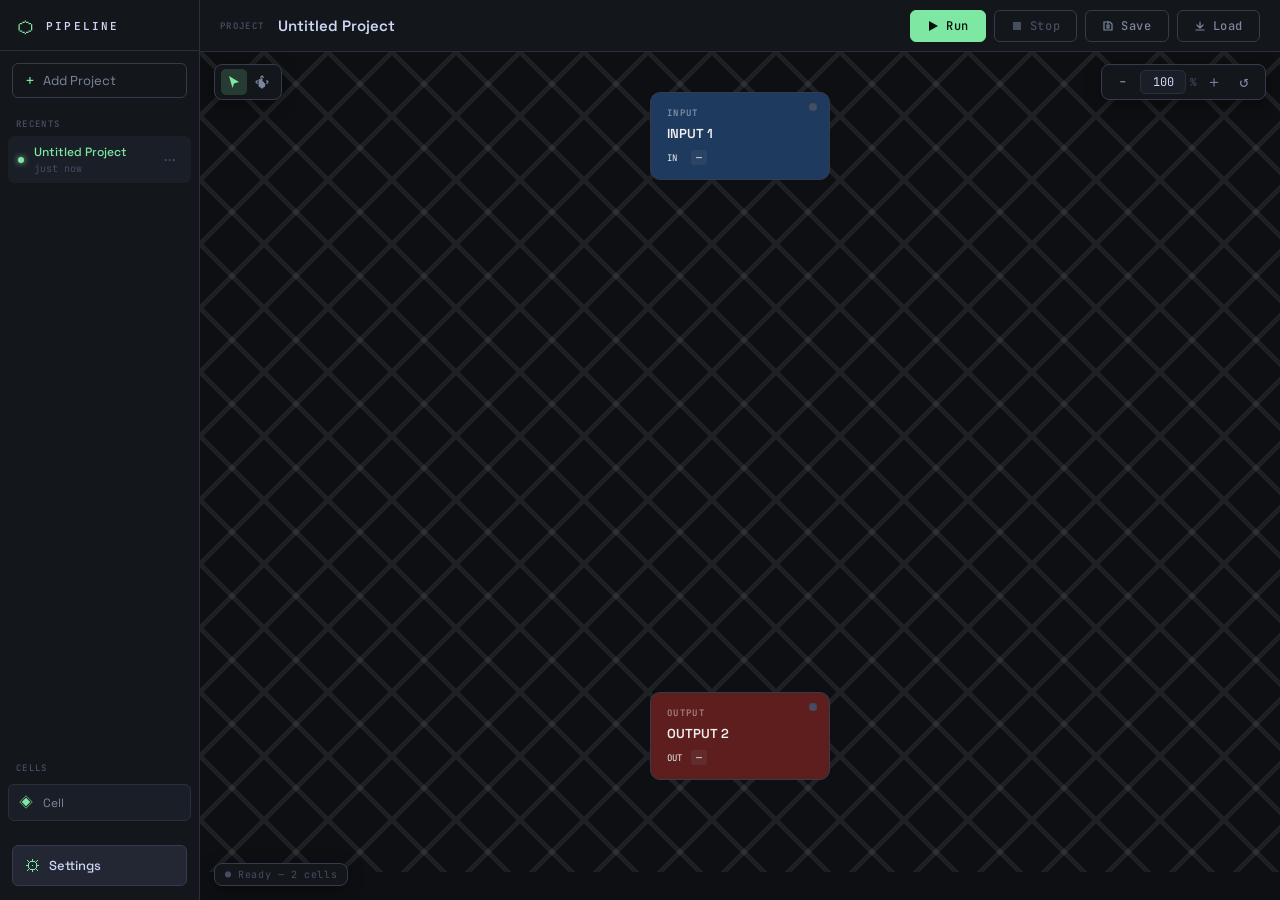
<file: demo_langgra3/index.html>
<!DOCTYPE html>
<html lang="ko">
<head>
  <meta charset="UTF-8" />
  <meta name="viewport" content="width=device-width, initial-scale=1.0" />
  <title>Pipeline Builder</title>
  <link rel="stylesheet" href="css/base.css" />
  <link rel="stylesheet" href="css/layout.css" />
  <link rel="stylesheet" href="css/cell.css" />
  <link rel="stylesheet" href="css/inspector.css" />
  <link rel="stylesheet" href="css/overlays.css" />
  <link rel="stylesheet" href="css/settings.css" />
</head>
<body>
  <div id="app">
    <!-- SIDEBAR -->
    <aside id="sidebar">
      <div id="sidebar-logo">
        <span class="logo-mark">⬡</span>
        <span class="logo-text">PIPELINE</span>
      </div>

      <button id="add-project-btn">
        <span class="btn-icon">+</span>
        <span>Add Project</span>
      </button>

      <div class="sidebar-section-label">RECENTS</div>
      <ul id="recent-list"></ul>

      <div class="sidebar-section-label" style="margin-top:auto;">CELLS</div>
      <div id="cell-palette">
        <div class="palette-item" draggable="true" data-type="cell">
          <span class="palette-icon">◈</span>
          <span>Cell</span>
        </div>
      </div>

      <button id="btn-settings">
        <span class="settings-icon">⚙</span>
        <span>Settings</span>
      </button>
    </aside>

    <!-- SETTINGS POPUP -->
    <div id="settings-overlay" class="hidden">
      <div id="settings-modal">
        <div id="settings-header">
          <span id="settings-title">Settings</span>
          <button id="settings-close">✕</button>
        </div>
        <div id="settings-tabs-wrap">
        <div id="settings-tabs">
          <button class="settings-tab active" data-tab="general">
            <svg width="14" height="14" viewBox="0 0 14 14" fill="none"><circle cx="7" cy="7" r="5.5" stroke="currentColor" stroke-width="1.3"/><path d="M7 4v3l2 1" stroke="currentColor" stroke-width="1.3" stroke-linecap="round"/></svg>
            General
          </button>
          <button class="settings-tab" data-tab="apikeys">
            <svg width="14" height="14" viewBox="0 0 14 14" fill="none"><path d="M5 9l-3 3m3-3 1-1m-1 1 1 1M8 6a3 3 0 1 0-4.24-4.24A3 3 0 0 0 8 6z" stroke="currentColor" stroke-width="1.3" stroke-linecap="round"/></svg>
            API Keys
          </button>
          <button class="settings-tab" data-tab="strictness">
            <svg width="14" height="14" viewBox="0 0 14 14" fill="none"><path d="M2 7h10M2 4h6M2 10h8" stroke="currentColor" stroke-width="1.3" stroke-linecap="round"/></svg>
            Strictness
          </button>
        </div>

        <div id="settings-body">

          <!-- ── GENERAL TAB ── -->
          <div class="settings-tab-panel active" id="tab-general">

          <div class="settings-section">
            <div class="settings-section-label">THEME</div>
            <div class="settings-row theme-toggle-row">
              <button class="theme-btn active" data-theme="dark"><span class="theme-preview dark-preview"></span>Dark</button>
              <button class="theme-btn" data-theme="light"><span class="theme-preview light-preview"></span>Light</button>
            </div>
          </div>

          <div class="settings-section">
            <div class="settings-section-label">BACKGROUND PATTERN</div>
            <div class="settings-row pattern-row">
              <button class="pattern-btn active" data-pattern="cross" title="X 무늬"><svg width="32" height="32" viewBox="0 0 32 32"><line x1="4" y1="4" x2="28" y2="28" stroke="currentColor" stroke-width="1.5"/><line x1="28" y1="4" x2="4" y2="28" stroke="currentColor" stroke-width="1.5"/></svg></button>
              <button class="pattern-btn" data-pattern="dots" title="점 무늬"><svg width="32" height="32" viewBox="0 0 32 32"><circle cx="8" cy="8" r="2" fill="currentColor"/><circle cx="24" cy="8" r="2" fill="currentColor"/><circle cx="8" cy="24" r="2" fill="currentColor"/><circle cx="24" cy="24" r="2" fill="currentColor"/></svg></button>
              <button class="pattern-btn" data-pattern="grid" title="격자 무늬"><svg width="32" height="32" viewBox="0 0 32 32"><path d="M0 8h32M0 16h32M0 24h32M8 0v32M16 0v32M24 0v32" stroke="currentColor" stroke-width="1" opacity="0.6"/></svg></button>
              <button class="pattern-btn" data-pattern="diagonal" title="+ 무늬"><svg width="32" height="32" viewBox="0 0 32 32"><line x1="8" y1="4" x2="8" y2="12" stroke="currentColor" stroke-width="1.5" stroke-linecap="round"/><line x1="4" y1="8" x2="12" y2="8" stroke="currentColor" stroke-width="1.5" stroke-linecap="round"/><line x1="24" y1="4" x2="24" y2="12" stroke="currentColor" stroke-width="1.5" stroke-linecap="round"/><line x1="20" y1="8" x2="28" y2="8" stroke="currentColor" stroke-width="1.5" stroke-linecap="round"/><line x1="8" y1="20" x2="8" y2="28" stroke="currentColor" stroke-width="1.5" stroke-linecap="round"/><line x1="4" y1="24" x2="12" y2="24" stroke="currentColor" stroke-width="1.5" stroke-linecap="round"/><line x1="24" y1="20" x2="24" y2="28" stroke="currentColor" stroke-width="1.5" stroke-linecap="round"/><line x1="20" y1="24" x2="28" y2="24" stroke="currentColor" stroke-width="1.5" stroke-linecap="round"/></svg></button>
              <button class="pattern-btn" data-pattern="none" title="없음"><svg width="32" height="32" viewBox="0 0 32 32"><line x1="4" y1="28" x2="28" y2="4" stroke="currentColor" stroke-width="1.5" opacity="0.4"/></svg></button>
            </div>
          </div>

          <div class="settings-section">
            <div class="settings-section-label">CELL COLOR</div>
            <div class="settings-row cell-color-row" id="cell-color-row">
              <button class="cell-color-btn active" data-color="default" style="--swatch:#13161b;" title="Default"><span class="color-swatch"></span></button>
              <button class="cell-color-btn" data-color="#1e3a5f" style="--swatch:#1e3a5f;" title="Navy"><span class="color-swatch"></span></button>
              <button class="cell-color-btn" data-color="#1a2e1a" style="--swatch:#1a2e1a;" title="Forest"><span class="color-swatch"></span></button>
              <button class="cell-color-btn" data-color="#2e1a2e" style="--swatch:#2e1a2e;" title="Plum"><span class="color-swatch"></span></button>
              <button class="cell-color-btn" data-color="#2e2218" style="--swatch:#2e2218;" title="Mocha"><span class="color-swatch"></span></button>
              <button class="cell-color-btn" data-color="#1f2937" style="--swatch:#1f2937;" title="Slate"><span class="color-swatch"></span></button>
              <button class="cell-color-btn" data-color="#ffffff" style="--swatch:#ffffff;" title="White"><span class="color-swatch"></span></button>
              <button class="cell-color-btn rainbow-picker-btn" data-picker="cell-color-custom" title="Custom"><span class="rainbow-swatch"></span></button>
            </div>
          </div>

          <div class="settings-section">
            <div class="settings-section-label">INPUT CELL COLOR</div>
            <div class="settings-row cell-color-row">
              <button class="io-color-btn active" data-target="input" data-color="#1e3a5f" style="--swatch:#1e3a5f;" title="Navy"><span class="color-swatch"></span></button>
              <button class="io-color-btn" data-target="input" data-color="#1a3a2a" style="--swatch:#1a3a2a;" title="Forest"><span class="color-swatch"></span></button>
              <button class="io-color-btn" data-target="input" data-color="#0e2940" style="--swatch:#0e2940;" title="Deep Blue"><span class="color-swatch"></span></button>
              <button class="io-color-btn" data-target="input" data-color="#1a1a4a" style="--swatch:#1a1a4a;" title="Indigo"><span class="color-swatch"></span></button>
              <button class="io-color-btn" data-target="input" data-color="#2a4a1a" style="--swatch:#2a4a1a;" title="Lime"><span class="color-swatch"></span></button>
              <button class="io-color-btn" data-target="input" data-color="#3a0a0a" style="--swatch:#3a0a0a;" title="Dark Red"><span class="color-swatch"></span></button>
              <button class="io-color-btn" data-target="input" data-color="#2a2a00" style="--swatch:#2a2a00;" title="Olive"><span class="color-swatch"></span></button>
              <button class="io-color-btn rainbow-picker-btn" data-target="input" data-picker="input-color-custom" title="Custom"><span class="rainbow-swatch"></span></button>
            </div>
          </div>

          <div class="settings-section">
            <div class="settings-section-label">OUTPUT CELL COLOR</div>
            <div class="settings-row cell-color-row">
              <button class="io-color-btn active" data-target="output" data-color="#5f1e1e" style="--swatch:#5f1e1e;" title="Crimson"><span class="color-swatch"></span></button>
              <button class="io-color-btn" data-target="output" data-color="#4a1a2a" style="--swatch:#4a1a2a;" title="Plum"><span class="color-swatch"></span></button>
              <button class="io-color-btn" data-target="output" data-color="#3a2a00" style="--swatch:#3a2a00;" title="Amber"><span class="color-swatch"></span></button>
              <button class="io-color-btn" data-target="output" data-color="#3a1a00" style="--swatch:#3a1a00;" title="Rust"><span class="color-swatch"></span></button>
              <button class="io-color-btn" data-target="output" data-color="#4a1a4a" style="--swatch:#4a1a4a;" title="Violet"><span class="color-swatch"></span></button>
              <button class="io-color-btn" data-target="output" data-color="#002a3a" style="--swatch:#002a3a;" title="Teal"><span class="color-swatch"></span></button>
              <button class="io-color-btn" data-target="output" data-color="#1a1a1a" style="--swatch:#1a1a1a;" title="Charcoal"><span class="color-swatch"></span></button>
              <button class="io-color-btn rainbow-picker-btn" data-target="output" data-picker="output-color-custom" title="Custom"><span class="rainbow-swatch"></span></button>
            </div>
          </div>

          <div class="settings-section">
            <div class="settings-section-label">CELL FONT</div>
            <div class="settings-row" style="gap:8px; flex-wrap:wrap; align-items:center;">
              <button class="font-family-btn active" data-font="sans">Sans</button>
              <button class="font-family-btn" data-font="mono">Mono</button>
              <button class="font-family-btn" data-font="serif">Serif</button>
            </div>
            <div class="settings-row" style="margin-top:10px; align-items:center; gap:10px;">
              <span class="settings-hint">Name size</span>
              <button class="font-size-btn" data-target="name" data-delta="-1">−</button>
              <span id="font-size-name-label" class="font-size-label">13px</span>
              <button class="font-size-btn" data-target="name" data-delta="1">+</button>
            </div>
            <div class="settings-row" style="margin-top:6px; align-items:center; gap:10px;">
              <span class="settings-hint">IO type size</span>
              <button class="font-size-btn" data-target="io" data-delta="-1">−</button>
              <span id="font-size-io-label" class="font-size-label">10px</span>
              <button class="font-size-btn" data-target="io" data-delta="1">+</button>
            </div>
            <div class="settings-row" style="margin-top:10px; align-items:center; gap:10px; flex-wrap:wrap;">
              <span class="settings-hint">Name color</span>
              <div class="font-color-swatches" id="font-color-name-swatches">
                <button class="font-color-btn active" data-target="name" data-color="default" style="--fc:var(--text);" title="Default"><span class="font-color-dot"></span></button>
                <button class="font-color-btn" data-target="name" data-color="#ffffff" style="--fc:#ffffff;" title="White"><span class="font-color-dot"></span></button>
                <button class="font-color-btn" data-target="name" data-color="#7ee8a2" style="--fc:#7ee8a2;" title="Green"><span class="font-color-dot"></span></button>
                <button class="font-color-btn" data-target="name" data-color="#60a5fa" style="--fc:#60a5fa;" title="Blue"><span class="font-color-dot"></span></button>
                <button class="font-color-btn" data-target="name" data-color="#fbbf24" style="--fc:#fbbf24;" title="Yellow"><span class="font-color-dot"></span></button>
                <button class="font-color-btn" data-target="name" data-color="#f87171" style="--fc:#f87171;" title="Red"><span class="font-color-dot"></span></button>
                <button class="font-color-btn" data-target="name" data-color="#111111" style="--fc:#111111;" title="Black"><span class="font-color-dot"></span></button>
              </div>
              <input type="color" id="font-color-name-custom" value="#cdd6f4" title="Custom name color" style="width:28px;height:28px;border:1px solid var(--border2);border-radius:5px;padding:2px;background:var(--bg3);cursor:pointer;"/>
            </div>
            <div class="settings-row" style="margin-top:8px; align-items:center; gap:10px; flex-wrap:wrap;">
              <span class="settings-hint">IO color</span>
              <div class="font-color-swatches" id="font-color-io-swatches">
                <button class="font-color-btn active" data-target="io" data-color="default" style="--fc:var(--accent);" title="Default"><span class="font-color-dot"></span></button>
                <button class="font-color-btn" data-target="io" data-color="#ffffff" style="--fc:#ffffff;" title="White"><span class="font-color-dot"></span></button>
                <button class="font-color-btn" data-target="io" data-color="#7ee8a2" style="--fc:#7ee8a2;" title="Green"><span class="font-color-dot"></span></button>
                <button class="font-color-btn" data-target="io" data-color="#60a5fa" style="--fc:#60a5fa;" title="Blue"><span class="font-color-dot"></span></button>
                <button class="font-color-btn" data-target="io" data-color="#fbbf24" style="--fc:#fbbf24;" title="Yellow"><span class="font-color-dot"></span></button>
                <button class="font-color-btn" data-target="io" data-color="#f87171" style="--fc:#f87171;" title="Red"><span class="font-color-dot"></span></button>
                <button class="font-color-btn" data-target="io" data-color="#111111" style="--fc:#111111;" title="Black"><span class="font-color-dot"></span></button>
              </div>
              <input type="color" id="font-color-io-custom" value="#7ee8a2" title="Custom IO color" style="width:28px;height:28px;border:1px solid var(--border2);border-radius:5px;padding:2px;background:var(--bg3);cursor:pointer;"/>
            </div>
          </div>

          <div class="settings-section">
            <div class="settings-section-label">CELL SHAPE</div>
            <div class="settings-row cell-shape-row">
              <button class="cell-shape-btn active" data-radius="10" title="Rounded"><svg width="36" height="24" viewBox="0 0 36 24"><rect x="2" y="2" width="32" height="20" rx="6" fill="none" stroke="currentColor" stroke-width="1.5"/></svg></button>
              <button class="cell-shape-btn" data-radius="2" title="Square"><svg width="36" height="24" viewBox="0 0 36 24"><rect x="2" y="2" width="32" height="20" rx="1" fill="none" stroke="currentColor" stroke-width="1.5"/></svg></button>
              <button class="cell-shape-btn" data-radius="12" title="Pill"><svg width="36" height="24" viewBox="0 0 36 24"><rect x="2" y="2" width="32" height="20" rx="10" fill="none" stroke="currentColor" stroke-width="1.5"/></svg></button>
            </div>
          </div>

          </div>

          <!-- ── API KEYS TAB ── -->
          <div class="settings-tab-panel hidden" id="tab-apikeys">
            <div class="settings-section">
              <div class="settings-section-label">ANTHROPIC</div>
              <div class="field-group">
                <label>API Key</label>
                <div class="apikey-row">
                  <input type="password" id="apikey-anthropic" placeholder="sk-ant-..." autocomplete="off" spellcheck="false"/>
                  <button class="apikey-toggle" data-target="apikey-anthropic" title="Show/Hide"><svg width="14" height="14" viewBox="0 0 14 14" fill="none"><ellipse cx="7" cy="7" rx="6" ry="4" stroke="currentColor" stroke-width="1.3"/><circle cx="7" cy="7" r="2" stroke="currentColor" stroke-width="1.3"/></svg></button>
                </div>
                <span class="apikey-hint">Claude models (claude-sonnet-4-6, claude-opus-4-6 …)</span>
              </div>
            </div>
            <div class="settings-section">
              <div class="settings-section-label">GOOGLE</div>
              <div class="field-group">
                <label>API Key</label>
                <div class="apikey-row">
                  <input type="password" id="apikey-google" placeholder="AIza..." autocomplete="off" spellcheck="false"/>
                  <button class="apikey-toggle" data-target="apikey-google" title="Show/Hide"><svg width="14" height="14" viewBox="0 0 14 14" fill="none"><ellipse cx="7" cy="7" rx="6" ry="4" stroke="currentColor" stroke-width="1.3"/><circle cx="7" cy="7" r="2" stroke="currentColor" stroke-width="1.3"/></svg></button>
                </div>
                <span class="apikey-hint">Gemini models (gemini-2.0-flash …)</span>
              </div>
            </div>
            <div class="settings-section">
              <div class="settings-section-label">OPENAI</div>
              <div class="field-group">
                <label>API Key</label>
                <div class="apikey-row">
                  <input type="password" id="apikey-openai" placeholder="sk-..." autocomplete="off" spellcheck="false"/>
                  <button class="apikey-toggle" data-target="apikey-openai" title="Show/Hide"><svg width="14" height="14" viewBox="0 0 14 14" fill="none"><ellipse cx="7" cy="7" rx="6" ry="4" stroke="currentColor" stroke-width="1.3"/><circle cx="7" cy="7" r="2" stroke="currentColor" stroke-width="1.3"/></svg></button>
                </div>
                <span class="apikey-hint">GPT models (gpt-4o …)</span>
              </div>
            </div>
            <div class="settings-section">
              <div class="settings-section-label">E2B</div>
              <div class="field-group">
                <label>E2B API Key</label>
                <div class="apikey-row">
                  <input type="password" id="apikey-e2b" placeholder="e2b_..." autocomplete="off" spellcheck="false"/>
                  <button class="apikey-toggle" data-target="apikey-e2b" title="Show/Hide"><svg width="14" height="14" viewBox="0 0 14 14" fill="none"><ellipse cx="7" cy="7" rx="6" ry="4" stroke="currentColor" stroke-width="1.3"/><circle cx="7" cy="7" r="2" stroke="currentColor" stroke-width="1.3"/></svg></button>
                </div>
                <span class="apikey-hint">Code Interpreter 샌드박스 실행에 사용</span>
              </div>
            </div>
            <div class="settings-section">
              <div class="settings-section-label">BACKEND URL</div>
              <div class="field-group">
                <label>FastAPI Endpoint</label>
                <input type="text" id="apikey-backend" placeholder="http://localhost:8000" spellcheck="false"/>
                <span class="apikey-hint">Python 백엔드 서버 주소</span>
              </div>
            </div>
          </div>

          <!-- ── STRICTNESS TAB ── -->
          <div class="settings-tab-panel hidden" id="tab-strictness">
            <div class="settings-section">
              <div class="settings-section-label">HUMAN REVIEW STRICTNESS</div>
              <div class="field-group">
                <label>Strictness — <span id="hr-strictness-label">Low</span></label>
                <input type="range" id="hr-strictness-slider" min="0" max="2" step="1" value="0" style="width:100%;accent-color:var(--accent)"/>
                <div style="display:flex;justify-content:space-between;margin-top:4px">
                  <span class="apikey-hint">Low</span>
                  <span class="apikey-hint">Medium</span>
                  <span class="apikey-hint">High</span>
                </div>
                <span class="apikey-hint" id="hr-strictness-desc">L2+ (Mutating, Network) 자동 리뷰</span>
              </div>
            </div>
            <div class="settings-section">
              <div class="settings-section-label">LEVEL GUIDE</div>
              <div class="field-group">
                <div class="apikey-hint" style="line-height:1.8">
                  <b>L0 — Safe</b>: 순수 계산, 문자열 처리, 자료구조 변환<br>
                  <b>L1 — I/O</b>: 파일 읽기, 환경변수 읽기, 로컬 DB 조회<br>
                  <b>L2 — Mutating</b>: 파일 쓰기/삭제, 프로세스 실행<br>
                  <b>L3 — Network</b>: 외부 API 호출, 소켓 통신
                </div>
              </div>
            </div>
            <div class="settings-section">
              <div class="settings-section-label">CODE REVIEW</div>
              <div class="field-group">
                <label>Max Retries</label>
                <input type="range" id="max-retries-slider" min="0" max="4" step="1" value="0" style="width:100%;accent-color:var(--accent)"/>
                <div class="retry-labels-row">
                  <span class="retry-label">3</span>
                  <span class="retry-label">5</span>
                  <span class="retry-label">10</span>
                  <span class="retry-label">20</span>
                  <span class="retry-label" style="text-align: right;">No<br>Limit</span>
                </div>
                <div class="retry-input-row">
                  <span class="apikey-hint">직접 입력:</span>
                  <input type="number" id="max-retries-input" min="1" value="3" class="retry-number-input"/>
                </div>
                <span class="apikey-hint" id="max-retries-desc">LLM 코드 생성 최대 재시도 횟수</span>
              </div>
            </div>
          </div>

        </div><!-- /settings-body -->
        </div><!-- /settings-tabs-wrap -->
      </div>
    </div>

    <!-- MAIN -->
    <div id="main">
      <!-- HEADER -->
      <header id="header">
        <div id="project-name-wrap">
          <span class="project-label">PROJECT</span>
          <input id="project-name" type="text" value="Video OCR Pipeline" spellcheck="false" />
        </div>
        <div id="header-actions">
          <button id="btn-run" class="action-btn run">
            <svg width="12" height="12" viewBox="0 0 12 12"><polygon points="2,1 11,6 2,11" fill="currentColor"/></svg>
            Run
          </button>
          <button id="btn-stop" class="action-btn stop" disabled>
            <svg width="12" height="12" viewBox="0 0 12 12"><rect x="2" y="2" width="8" height="8" fill="currentColor"/></svg>
            Stop
          </button>
          <button id="btn-save" class="action-btn save">
            <svg width="12" height="12" viewBox="0 0 12 12"><path d="M2 2h6l2 2v6H2V2zm3 6h2v-3H5v3zm1-7v3" stroke="currentColor" stroke-width="1.2" fill="none"/></svg>
            Save
          </button>
          <button id="btn-load" class="action-btn load">
            <svg width="12" height="12" viewBox="0 0 12 12"><path d="M2 10h8M6 2v6M3 5l3 3 3-3" stroke="currentColor" stroke-width="1.2" fill="none" stroke-linecap="round" stroke-linejoin="round"/></svg>
            Load
          </button>
        </div>
      </header>

      <!-- CANVAS -->
      <div id="canvas-wrap" ondragover="event.preventDefault()" ondrop="handleDrop(event)">
        <canvas id="edge-canvas"></canvas>
        <div id="canvas"></div>
        <div id="canvas-hint">← Drag cells from the left panel to begin</div>
        <div id="cell-tooltip" class="hidden"></div>
        <div id="tool-tray">
          <button id="tool-cursor" class="tool-btn active" title="Select / Move nodes">
            <svg width="14" height="14" viewBox="0 0 14 14" fill="none"><path d="M2 1 L12 7 L7 8.5 L5.5 13 Z" fill="currentColor"/></svg>
          </button>
          <button id="tool-pan" class="tool-btn" title="Pan canvas">
            <svg width="14" height="14" viewBox="0 0 14 14" fill="none"><path d="M7 1L5.8 2.2M7 1L8.2 2.2M7 13L5.8 11.8M7 13L8.2 11.8M1 7L2.2 5.8M1 7L2.2 8.2M13 7L11.8 5.8M13 7L11.8 8.2" stroke="currentColor" stroke-width="1.3" stroke-linecap="round"/><path d="M5.5 4a1 1 0 011-1 1 1 0 011 1v2.5h.5a1 1 0 011 1v.5h.25a1 1 0 011 1V10a2.5 2.5 0 01-2.5 2.5H6A2.5 2.5 0 013.5 10V5a1 1 0 011-1 1 1 0 011 1z" fill="currentColor"/></svg>
          </button>
        </div>
        <div id="zoom-bar">
          <button id="zoom-out" title="축소">−</button>
          <input id="zoom-pct" type="number" value="100" min="30" max="250" title="줌 %"/>
          <span class="zoom-unit">%</span>
          <button id="zoom-in" title="확대">＋</button>
          <button id="zoom-reset" title="원래대로">↺</button>
        </div>
      </div>

      <!-- ERROR PANEL -->
      <div id="error-panel">
        <div id="error-panel-header">
          <span id="error-panel-title">ERRORS</span>
          <button id="error-panel-close">✕</button>
        </div>
        <ul id="error-panel-list"></ul>
      </div>

      <div id="error-log-btn-wrap">
        <button id="status-validity" class="status-validity-btn">● Ready</button>
      </div>

    <!-- RIGHT PANEL -->
    <aside id="inspector" class="closed">
      <div id="inspector-header">
        <span id="inspector-title">Cell Config</span>
        <button id="inspector-close">✕</button>
      </div>

      <div id="inspector-tabs">
        <button class="inspector-tab active" data-tab="config">Config</button>
        <button class="inspector-tab" data-tab="result">Result</button>
      </div>

      <!-- CONFIG TAB -->
      <form id="inspector-form" onsubmit="return false;">
        <div class="field-group">
          <label>Cell Name <span class="required">*</span></label>
          <input type="text" id="f-name" placeholder="e.g. Frame Extractor" />
        </div>

        <div class="field-group">
          <label>Model <span class="required">*</span></label>
          <select id="f-model">
            <option value="">— select —</option>
            <option value="claude-sonnet-4-6">claude-sonnet-4-6</option>
            <option value="claude-opus-4-6">claude-opus-4-6</option>
            <option value="claude-haiku-4-5">claude-haiku-4-5</option>
            <option value="gpt-4o">gpt-4o</option>
            <option value="gemini-2.0-flash">gemini-2.0-flash</option>
            <option value="__ollama__">Custom (Ollama)</option>
          </select>
          <div id="f-model-custom-wrap" style="display:none; margin-top:6px;">
            <input type="text" id="f-model-custom" placeholder="예: llama3.2:latest" spellcheck="false" style="width:100%; box-sizing:border-box;"/>
            <span style="font-size:11px; color:var(--text3); margin-top:4px; display:block;">ollama list 에서 확인한 모델명을 입력하세요</span>
          </div>
        </div>

        <!-- I/O Schema 버튼 (Type 텍스트 필드 제거, Schema 버튼만) -->
        <div class="field-row" id="f-row-types">
          <div class="field-group" id="f-group-input-schema">
            <label>Input Schema</label>
            <button type="button" class="schema-btn schema-btn-full" id="btn-schema-input" title="JSON Schema 정의">{ } Define Input Schema</button>
          </div>
          <div class="field-group" id="f-group-output-schema">
            <label>Output Schema</label>
            <button type="button" class="schema-btn schema-btn-full" id="btn-schema-output" title="JSON Schema 정의">{ } Define Output Schema</button>
          </div>
        </div>

        <div class="field-group">
          <label>System Prompt <span class="required">*</span></label>
          <textarea id="f-prompt" placeholder="You are a specialized agent that..." rows="5"></textarea>
        </div>

        <div class="field-group checkbox-group">
          <label class="checkbox-label">
            <input type="checkbox" id="f-websearch" />
            <span class="checkbox-custom"></span>
            <span>Allow Web Search</span>
          </label>
          <div id="domain-wrap" class="hidden">
            <input type="text" id="f-domains" placeholder="allowed domains, comma-separated" />
          </div>
        </div>

        <div class="field-group checkbox-group">
          <label class="checkbox-label">
            <input type="checkbox" id="f-cleanup" />
            <span class="checkbox-custom"></span>
            <span>Allow Cleanup Result</span>
          </label>
        </div>

        <div class="field-group checkbox-group">
          <label class="checkbox-label">
            <input type="checkbox" id="f-force-review" />
            <span class="checkbox-custom"></span>
            <span>Should be Human-Reviewed</span>
          </label>
        </div>

        <div class="field-group">
          <label>Memo</label>
          <textarea id="f-memo" placeholder="사용자 참고용 메모 (프롬프트에 영향 없음)" rows="3"></textarea>
        </div>

        <button type="button" id="apply-btn">Apply</button>
      </form>

      <!-- RESULT TAB -->
      <div id="inspector-result" style="display:none;">
        <div class="result-section">
          <div class="result-section-header">
            <span class="result-section-label">Generated Code</span>
            <button class="result-copy-btn" id="copy-code-btn">Copy</button>
          </div>
          <pre id="result-code" class="result-code-block"></pre>
        </div>
        <div class="result-section">
          <div class="result-section-header">
            <span class="result-section-label">Docstring</span>
            <button class="result-copy-btn" id="copy-doc-btn">Copy</button>
          </div>
          <pre id="result-docstring" class="result-code-block"></pre>
        </div>
        <div class="result-section">
          <div class="result-section-header">
            <span class="result-section-label">Output Schema</span>
          </div>
          <pre id="result-schema" class="result-code-block"></pre>
        </div>
        <div class="result-section" id="result-assertion" style="display:none;">
          <div class="result-section-header">
            <span class="result-section-label">I/O Assertion</span>
          </div>
          <div id="result-assertion-list"></div>
        </div>
      </div>
    </aside>  </div>

  <!-- WARNING MODAL -->
  <div id="modal-overlay" class="hidden">
    <div id="modal">
      <div id="modal-title">Cannot Run Pipeline</div>
      <div id="modal-body"></div>
      <button id="modal-close">Dismiss</button>
    </div>
  </div>

  <div id="ctx-menu"></div>

  <div id="confirm-overlay" class="hidden">
    <div id="confirm-modal">
      <div id="confirm-title"></div>
      <div id="confirm-body"></div>
      <div id="confirm-actions">
        <button id="confirm-no">아니오 — 기존 유지</button>
        <button id="confirm-yes">예 — 덮어쓰기</button>
      </div>
    </div>
  </div>

  <div id="load-overlay" class="hidden">
    <div id="load-modal">
      <div id="load-header">
        <span id="load-title">Load Project</span>
        <button id="load-close">✕</button>
      </div>
      <div id="load-dropzone">
        <div id="load-dropzone-inner">
          <span id="load-drop-icon">⬆</span>
          <span id="load-drop-label">JSON 파일을 여기에 드래그하거나</span>
          <label id="load-file-btn" for="load-file-input">파일 선택</label>
          <input type="file" id="load-file-input" accept=".json" multiple style="display:none" />
        </div>
      </div>
      <div id="load-search-wrap">
        <input id="load-search" type="text" placeholder="프로젝트 검색..." spellcheck="false" />
      </div>
      <div id="load-list-wrap">
        <ul id="load-file-list"></ul>
        <div id="load-empty">저장된 프로젝트가 없습니다.<br><span id="load-empty-sub">위에서 파일을 추가해보세요.</span></div>
      </div>
      <div id="load-footer">
        <span id="load-selection-info">Ctrl / Shift 클릭으로 여러 개 선택</span>
        <div id="load-footer-actions">
          <button id="load-cancel-btn">취소</button>
          <button id="load-confirm-btn" disabled>불러오기</button>
        </div>
      </div>
    </div>
  </div>

  <!-- HUMAN REVIEW POPUP -->
  <div id="human-review-overlay" class="hidden">
    <div id="human-review-modal">
      <div id="hr-header">
        <div id="hr-header-left">
          <span id="hr-badge">⚠ HUMAN REVIEW</span>
          <span id="hr-cell-label"></span>
        </div>
        <button id="hr-close">✕</button>
      </div>
      <div id="hr-body">
        <div id="hr-summary-block"><div class="hr-section-label">AI 요약</div><div id="hr-summary"></div></div>
        <div id="hr-confidence-block">
          <div class="hr-conf-row"><span class="hr-conf-label">AI 신뢰도</span><span id="hr-conf-value">—</span></div>
          <div class="hr-conf-track"><div id="hr-conf-fill"></div></div>
        </div>
        <div id="hr-items-block"><div class="hr-section-label">항목별 검토</div><div id="hr-items-list"></div></div>
        <div id="hr-risks-block"><div class="hr-section-label">리스크</div><div id="hr-risks-list"></div></div>
        <div id="hr-code-block"><div class="hr-section-label">생성된 코드</div><pre id="hr-code-preview"></pre></div>
        <div id="hr-rewrite-block" class="hidden">
          <div class="hr-section-label">재작성 요청 메시지</div>
          <textarea id="hr-rewrite-msg" placeholder="수정 방향을 구체적으로 입력하세요..."></textarea>
        </div>
      </div>
      <div id="hr-actions">
        <span id="hr-actions-label">검증 결정:</span>
        <button id="hr-btn-approve" class="hr-btn hr-btn-approve">✓ 승인</button>
        <button id="hr-btn-rewrite" class="hr-btn hr-btn-modify">↺ 재작성 요청</button>
        <button id="hr-btn-reject"  class="hr-btn hr-btn-reject">✕ 거절</button>
      </div>
    </div>
  </div>

  <!-- SCHEMA EDITOR MODAL -->
  <div id="schema-modal-overlay" class="hidden">
    <div id="schema-modal">
      <div id="schema-modal-header">
        <span id="schema-modal-title">INPUT SCHEMA</span>
        <button id="schema-modal-close">✕</button>
      </div>
      <div id="schema-modal-body">
        <div id="schema-tabs">
          <button class="schema-tab-btn active" data-schema-tab="visual">Visual</button>
          <button class="schema-tab-btn" data-schema-tab="raw">Raw JSON</button>
        </div>
        <div id="schema-visual-panel">
          <div class="schema-prop-header">
            <span>Key</span>
            <span>Type</span>
            <span></span>
          </div>
          <div id="schema-props-list"></div>
          <button id="schema-add-prop-btn">＋ Add property</button>
        </div>
        <div id="schema-raw-wrap" style="display:none;">
          <textarea id="schema-raw-textarea" spellcheck="false" placeholder='{\n  "type": "object",\n  "properties": {\n    "key": { "type": "string" }\n  }\n}'></textarea>
          <span id="schema-parse-error-msg"></span>
        </div>
      </div>
      <div id="schema-modal-footer">
        <button class="schema-footer-btn clear" id="schema-clear-btn">Clear</button>
        <button class="schema-footer-btn cancel" id="schema-cancel-btn">Cancel</button>
        <button class="schema-footer-btn save" id="schema-save-btn">Save</button>
      </div>
    </div>
  </div>

  <!-- TOAST -->
  <div id="toast" class="hidden">
    <span id="toast-icon">✔</span>
    <span id="toast-msg"></span>
  </div>

  <div id="color-popup" class="hidden"><span id="color-popup-preview"></span><span id="color-popup-hex">#000000</span></div>

  <div id="custom-color-popup" class="hidden">
    <div id="ccp-hue-strip"><div id="ccp-hue-thumb"></div></div>
    <div id="ccp-sv-box"><canvas id="ccp-canvas" width="180" height="140"></canvas><div id="ccp-sv-cursor"></div></div>
    <div id="ccp-bottom">
      <span id="ccp-preview"></span>
      <input id="ccp-hex-input" type="text" maxlength="7" spellcheck="false"/>
      <button id="ccp-apply">OK</button>
    </div>
  </div>

  <script src="js/state.js"></script>
  <script src="js/ui.js"></script>
  <script src="js/canvas.js"></script>
  <script src="js/inspector.js"></script>
  <script src="js/edit.js"></script>
  <script src="js/settings.js"></script>
  <script src="js/store.js"></script>
  <script src="js/project-ui.js"></script>
  <script src="js/runner.js"></script>
  <script src="js/hitl.js"></script>
</body>
</html>
</file>
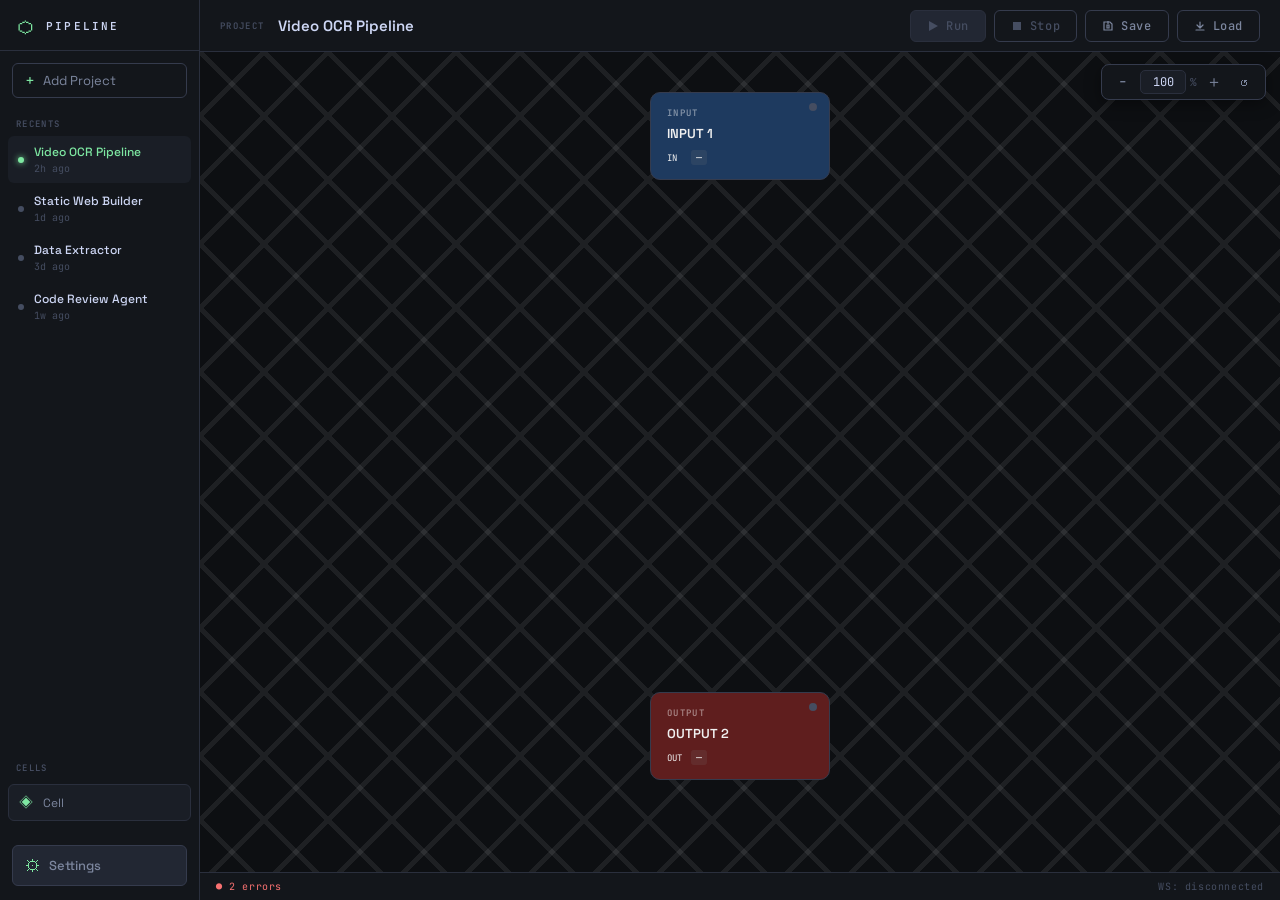
<file: .old/demo_langgra/index.html>
<!DOCTYPE html>
<html lang="ko">
<head>
  <meta charset="UTF-8" />
  <meta name="viewport" content="width=device-width, initial-scale=1.0" />
  <title>Pipeline Builder</title>
  <link rel="stylesheet" href="style.css" />
</head>
<body>
  <div id="app">
    <!-- SIDEBAR -->
    <aside id="sidebar">
      <div id="sidebar-logo">
        <span class="logo-mark">⬡</span>
        <span class="logo-text">PIPELINE</span>
      </div>

      <button id="add-project-btn">
        <span class="btn-icon">+</span>
        <span>Add Project</span>
      </button>

      <div class="sidebar-section-label">RECENTS</div>
      <ul id="recent-list">
        <li class="recent-item active" data-id="1">
          <span class="recent-dot"></span>
          <div class="recent-meta">
            <span class="recent-name">Video OCR Pipeline</span>
            <span class="recent-time">2h ago</span>
          </div>
        </li>
        <li class="recent-item" data-id="2">
          <span class="recent-dot"></span>
          <div class="recent-meta">
            <span class="recent-name">Static Web Builder</span>
            <span class="recent-time">1d ago</span>
          </div>
        </li>
        <li class="recent-item" data-id="3">
          <span class="recent-dot"></span>
          <div class="recent-meta">
            <span class="recent-name">Data Extractor</span>
            <span class="recent-time">3d ago</span>
          </div>
        </li>
        <li class="recent-item" data-id="4">
          <span class="recent-dot"></span>
          <div class="recent-meta">
            <span class="recent-name">Code Review Agent</span>
            <span class="recent-time">1w ago</span>
          </div>
        </li>
      </ul>

      <div class="sidebar-section-label" style="margin-top:auto;">CELLS</div>
      <div id="cell-palette">
        <div class="palette-item" draggable="true" data-type="cell">
          <span class="palette-icon">◈</span>
          <span>Cell</span>
        </div>
      </div>

      <button id="btn-settings">
        <span class="settings-icon">⚙</span>
        <span>Settings</span>
      </button>
    </aside>

    <!-- SETTINGS POPUP -->
    <div id="settings-overlay" class="hidden">
      <div id="settings-modal">
        <div id="settings-header">
          <span id="settings-title">Settings</span>
          <button id="settings-close">✕</button>
        </div>
                <div id="settings-tabs-wrap">
        <div id="settings-tabs">
          <button class="settings-tab active" data-tab="general">
            <svg width="14" height="14" viewBox="0 0 14 14" fill="none"><circle cx="7" cy="7" r="5.5" stroke="currentColor" stroke-width="1.3"/><path d="M7 4v3l2 1" stroke="currentColor" stroke-width="1.3" stroke-linecap="round"/></svg>
            General
          </button>
          <button class="settings-tab" data-tab="apikeys">
            <svg width="14" height="14" viewBox="0 0 14 14" fill="none"><path d="M5 9l-3 3m3-3 1-1m-1 1 1 1M8 6a3 3 0 1 0-4.24-4.24A3 3 0 0 0 8 6z" stroke="currentColor" stroke-width="1.3" stroke-linecap="round"/></svg>
            API Keys
          </button>
        </div>

        <div id="settings-body">

          <!-- ── GENERAL TAB ── -->
          <div class="settings-tab-panel active" id="tab-general">


          <!-- THEME -->
          <div class="settings-section">
            <div class="settings-section-label">THEME</div>
            <div class="settings-row theme-toggle-row">
              <button class="theme-btn active" data-theme="dark">
                <span class="theme-preview dark-preview"></span>
                Dark
              </button>
              <button class="theme-btn" data-theme="light">
                <span class="theme-preview light-preview"></span>
                Light
              </button>
            </div>
          </div>

          <!-- BACKGROUND PATTERN -->
          <div class="settings-section">
            <div class="settings-section-label">BACKGROUND PATTERN</div>
            <div class="settings-row pattern-row">
              <button class="pattern-btn active" data-pattern="cross" title="X 무늬">
                <svg width="32" height="32" viewBox="0 0 32 32"><line x1="4" y1="4" x2="28" y2="28" stroke="currentColor" stroke-width="1.5"/><line x1="28" y1="4" x2="4" y2="28" stroke="currentColor" stroke-width="1.5"/></svg>
              </button>
              <button class="pattern-btn" data-pattern="dots" title="점 무늬">
                <svg width="32" height="32" viewBox="0 0 32 32"><circle cx="8" cy="8" r="2" fill="currentColor"/><circle cx="24" cy="8" r="2" fill="currentColor"/><circle cx="8" cy="24" r="2" fill="currentColor"/><circle cx="24" cy="24" r="2" fill="currentColor"/></svg>
              </button>
              <button class="pattern-btn" data-pattern="grid" title="격자 무늬">
                <svg width="32" height="32" viewBox="0 0 32 32"><path d="M0 8h32M0 16h32M0 24h32M8 0v32M16 0v32M24 0v32" stroke="currentColor" stroke-width="1" opacity="0.6"/></svg>
              </button>
              <button class="pattern-btn" data-pattern="diagonal" title="+ 무늬">
                <svg width="32" height="32" viewBox="0 0 32 32"><line x1="8" y1="4" x2="8" y2="12" stroke="currentColor" stroke-width="1.5" stroke-linecap="round"/><line x1="4" y1="8" x2="12" y2="8" stroke="currentColor" stroke-width="1.5" stroke-linecap="round"/><line x1="24" y1="4" x2="24" y2="12" stroke="currentColor" stroke-width="1.5" stroke-linecap="round"/><line x1="20" y1="8" x2="28" y2="8" stroke="currentColor" stroke-width="1.5" stroke-linecap="round"/><line x1="8" y1="20" x2="8" y2="28" stroke="currentColor" stroke-width="1.5" stroke-linecap="round"/><line x1="4" y1="24" x2="12" y2="24" stroke="currentColor" stroke-width="1.5" stroke-linecap="round"/><line x1="24" y1="20" x2="24" y2="28" stroke="currentColor" stroke-width="1.5" stroke-linecap="round"/><line x1="20" y1="24" x2="28" y2="24" stroke="currentColor" stroke-width="1.5" stroke-linecap="round"/></svg>
              </button>
              <button class="pattern-btn" data-pattern="none" title="없음">
                <svg width="32" height="32" viewBox="0 0 32 32"><line x1="4" y1="28" x2="28" y2="4" stroke="currentColor" stroke-width="1.5" opacity="0.4"/></svg>
              </button>
            </div>
          </div>

          <!-- CELL THEME -->
          <div class="settings-section">
            <div class="settings-section-label">CELL COLOR</div>
            <div class="settings-row cell-color-row" id="cell-color-row">
              <button class="cell-color-btn active" data-color="default" style="--swatch:#13161b;" title="Default"><span class="color-swatch"></span></button>
              <button class="cell-color-btn" data-color="#1e3a5f" style="--swatch:#1e3a5f;" title="Navy"><span class="color-swatch"></span></button>
              <button class="cell-color-btn" data-color="#1a2e1a" style="--swatch:#1a2e1a;" title="Forest"><span class="color-swatch"></span></button>
              <button class="cell-color-btn" data-color="#2e1a2e" style="--swatch:#2e1a2e;" title="Plum"><span class="color-swatch"></span></button>
              <button class="cell-color-btn" data-color="#2e2218" style="--swatch:#2e2218;" title="Mocha"><span class="color-swatch"></span></button>
              <button class="cell-color-btn" data-color="#1f2937" style="--swatch:#1f2937;" title="Slate"><span class="color-swatch"></span></button>
              <button class="cell-color-btn" data-color="#ffffff" style="--swatch:#ffffff;" title="White"><span class="color-swatch"></span></button>
              <button class="cell-color-btn rainbow-picker-btn"  data-picker="cell-color-custom" title="Custom"><span class="rainbow-swatch"></span></button>
            </div>
          </div>

          <!-- I/O CELL COLORS -->
          <div class="settings-section">
            <div class="settings-section-label">INPUT CELL COLOR</div>
            <div class="settings-row cell-color-row">
              <button class="io-color-btn active" data-target="input" data-color="#1e3a5f" style="--swatch:#1e3a5f;" title="Navy"><span class="color-swatch"></span></button>
              <button class="io-color-btn" data-target="input" data-color="#1a3a2a" style="--swatch:#1a3a2a;" title="Forest"><span class="color-swatch"></span></button>
              <button class="io-color-btn" data-target="input" data-color="#0e2940" style="--swatch:#0e2940;" title="Deep Blue"><span class="color-swatch"></span></button>
              <button class="io-color-btn" data-target="input" data-color="#1a1a4a" style="--swatch:#1a1a4a;" title="Indigo"><span class="color-swatch"></span></button>
              <button class="io-color-btn" data-target="input" data-color="#2a4a1a" style="--swatch:#2a4a1a;" title="Lime"><span class="color-swatch"></span></button>
              <button class="io-color-btn" data-target="input" data-color="#3a0a0a" style="--swatch:#3a0a0a;" title="Dark Red"><span class="color-swatch"></span></button>
              <button class="io-color-btn" data-target="input" data-color="#2a2a00" style="--swatch:#2a2a00;" title="Olive"><span class="color-swatch"></span></button>
              <button class="io-color-btn rainbow-picker-btn" data-target="input" data-picker="input-color-custom" title="Custom"><span class="rainbow-swatch"></span></button>
            </div>
          </div>

          <div class="settings-section">
            <div class="settings-section-label">OUTPUT CELL COLOR</div>
            <div class="settings-row cell-color-row">
              <button class="io-color-btn active" data-target="output" data-color="#5f1e1e" style="--swatch:#5f1e1e;" title="Crimson"><span class="color-swatch"></span></button>
              <button class="io-color-btn" data-target="output" data-color="#4a1a2a" style="--swatch:#4a1a2a;" title="Plum"><span class="color-swatch"></span></button>
              <button class="io-color-btn" data-target="output" data-color="#3a2a00" style="--swatch:#3a2a00;" title="Amber"><span class="color-swatch"></span></button>
              <button class="io-color-btn" data-target="output" data-color="#3a1a00" style="--swatch:#3a1a00;" title="Rust"><span class="color-swatch"></span></button>
              <button class="io-color-btn" data-target="output" data-color="#4a1a4a" style="--swatch:#4a1a4a;" title="Violet"><span class="color-swatch"></span></button>
              <button class="io-color-btn" data-target="output" data-color="#002a3a" style="--swatch:#002a3a;" title="Teal"><span class="color-swatch"></span></button>
              <button class="io-color-btn" data-target="output" data-color="#1a1a1a" style="--swatch:#1a1a1a;" title="Charcoal"><span class="color-swatch"></span></button>
              <button class="io-color-btn rainbow-picker-btn" data-target="output" data-picker="output-color-custom" title="Custom"><span class="rainbow-swatch"></span></button>
            </div>
          </div>

          <!-- CELL FONT -->
          <div class="settings-section">
            <div class="settings-section-label">CELL FONT</div>
            <div class="settings-row" style="gap:8px; flex-wrap:wrap; align-items:center;">
              <button class="font-family-btn active" data-font="sans">Sans</button>
              <button class="font-family-btn" data-font="mono">Mono</button>
              <button class="font-family-btn" data-font="serif">Serif</button>
            </div>
            <div class="settings-row" style="margin-top:10px; align-items:center; gap:10px;">
              <span class="settings-hint">Name size</span>
              <button class="font-size-btn" data-target="name" data-delta="-1">−</button>
              <span id="font-size-name-label" class="font-size-label">13px</span>
              <button class="font-size-btn" data-target="name" data-delta="1">+</button>
            </div>
            <div class="settings-row" style="margin-top:6px; align-items:center; gap:10px;">
              <span class="settings-hint">IO type size</span>
              <button class="font-size-btn" data-target="io" data-delta="-1">−</button>
              <span id="font-size-io-label" class="font-size-label">10px</span>
              <button class="font-size-btn" data-target="io" data-delta="1">+</button>
            </div>
            <div class="settings-row" style="margin-top:10px; align-items:center; gap:10px; flex-wrap:wrap;">
              <span class="settings-hint">Name color</span>
              <div class="font-color-swatches" id="font-color-name-swatches">
                <button class="font-color-btn active" data-target="name" data-color="default" style="--fc:var(--text);" title="Default"><span class="font-color-dot"></span></button>
                <button class="font-color-btn" data-target="name" data-color="#ffffff" style="--fc:#ffffff;" title="White"><span class="font-color-dot"></span></button>
                <button class="font-color-btn" data-target="name" data-color="#7ee8a2" style="--fc:#7ee8a2;" title="Green"><span class="font-color-dot"></span></button>
                <button class="font-color-btn" data-target="name" data-color="#60a5fa" style="--fc:#60a5fa;" title="Blue"><span class="font-color-dot"></span></button>
                <button class="font-color-btn" data-target="name" data-color="#fbbf24" style="--fc:#fbbf24;" title="Yellow"><span class="font-color-dot"></span></button>
                <button class="font-color-btn" data-target="name" data-color="#f87171" style="--fc:#f87171;" title="Red"><span class="font-color-dot"></span></button>
                <button class="font-color-btn" data-target="name" data-color="#111111" style="--fc:#111111;" title="Black"><span class="font-color-dot"></span></button>
              </div>
              <input type="color" id="font-color-name-custom" value="#cdd6f4" title="Custom name color" style="width:28px;height:28px;border:1px solid var(--border2);border-radius:5px;padding:2px;background:var(--bg3);cursor:pointer;"/>
            </div>
            <div class="settings-row" style="margin-top:8px; align-items:center; gap:10px; flex-wrap:wrap;">
              <span class="settings-hint">IO color</span>
              <div class="font-color-swatches" id="font-color-io-swatches">
                <button class="font-color-btn active" data-target="io" data-color="default" style="--fc:var(--accent);" title="Default"><span class="font-color-dot"></span></button>
                <button class="font-color-btn" data-target="io" data-color="#ffffff" style="--fc:#ffffff;" title="White"><span class="font-color-dot"></span></button>
                <button class="font-color-btn" data-target="io" data-color="#7ee8a2" style="--fc:#7ee8a2;" title="Green"><span class="font-color-dot"></span></button>
                <button class="font-color-btn" data-target="io" data-color="#60a5fa" style="--fc:#60a5fa;" title="Blue"><span class="font-color-dot"></span></button>
                <button class="font-color-btn" data-target="io" data-color="#fbbf24" style="--fc:#fbbf24;" title="Yellow"><span class="font-color-dot"></span></button>
                <button class="font-color-btn" data-target="io" data-color="#f87171" style="--fc:#f87171;" title="Red"><span class="font-color-dot"></span></button>
                <button class="font-color-btn" data-target="io" data-color="#111111" style="--fc:#111111;" title="Black"><span class="font-color-dot"></span></button>
              </div>
              <input type="color" id="font-color-io-custom" value="#7ee8a2" title="Custom IO color" style="width:28px;height:28px;border:1px solid var(--border2);border-radius:5px;padding:2px;background:var(--bg3);cursor:pointer;"/>
            </div>
          </div>

          <!-- CELL SHAPE -->
          <div class="settings-section">
            <div class="settings-section-label">CELL SHAPE</div>
            <div class="settings-row cell-shape-row">
              <button class="cell-shape-btn active" data-radius="10" title="Rounded">
                <svg width="36" height="24" viewBox="0 0 36 24"><rect x="2" y="2" width="32" height="20" rx="6" fill="none" stroke="currentColor" stroke-width="1.5"/></svg>
              </button>
              <button class="cell-shape-btn" data-radius="2" title="Square">
                <svg width="36" height="24" viewBox="0 0 36 24"><rect x="2" y="2" width="32" height="20" rx="1" fill="none" stroke="currentColor" stroke-width="1.5"/></svg>
              </button>
              <button class="cell-shape-btn" data-radius="12" title="Pill">
                <svg width="36" height="24" viewBox="0 0 36 24"><rect x="2" y="2" width="32" height="20" rx="10" fill="none" stroke="currentColor" stroke-width="1.5"/></svg>
              </button>
            </div>
          </div>

          </div>

          <!-- ── API KEYS TAB ── -->
          <div class="settings-tab-panel hidden" id="tab-apikeys">

            <div class="settings-section">
              <div class="settings-section-label">ANTHROPIC</div>
              <div class="field-group">
                <label>API Key</label>
                <div class="apikey-row">
                  <input type="password" id="apikey-anthropic" placeholder="sk-ant-..." autocomplete="off" spellcheck="false"/>
                  <button class="apikey-toggle" data-target="apikey-anthropic" title="Show/Hide">
                    <svg width="14" height="14" viewBox="0 0 14 14" fill="none"><ellipse cx="7" cy="7" rx="6" ry="4" stroke="currentColor" stroke-width="1.3"/><circle cx="7" cy="7" r="2" stroke="currentColor" stroke-width="1.3"/></svg>
                  </button>
                </div>
                <span class="apikey-hint">Claude models (claude-sonnet-4-6, claude-opus-4-6 …)</span>
              </div>
            </div>

            <div class="settings-section">
              <div class="settings-section-label">GOOGLE</div>
              <div class="field-group">
                <label>API Key</label>
                <div class="apikey-row">
                  <input type="password" id="apikey-google" placeholder="AIza..." autocomplete="off" spellcheck="false"/>
                  <button class="apikey-toggle" data-target="apikey-google" title="Show/Hide">
                    <svg width="14" height="14" viewBox="0 0 14 14" fill="none"><ellipse cx="7" cy="7" rx="6" ry="4" stroke="currentColor" stroke-width="1.3"/><circle cx="7" cy="7" r="2" stroke="currentColor" stroke-width="1.3"/></svg>
                  </button>
                </div>
                <span class="apikey-hint">Gemini models (gemini-2.0-flash …)</span>
              </div>
            </div>

            <div class="settings-section">
              <div class="settings-section-label">OPENAI</div>
              <div class="field-group">
                <label>API Key</label>
                <div class="apikey-row">
                  <input type="password" id="apikey-openai" placeholder="sk-..." autocomplete="off" spellcheck="false"/>
                  <button class="apikey-toggle" data-target="apikey-openai" title="Show/Hide">
                    <svg width="14" height="14" viewBox="0 0 14 14" fill="none"><ellipse cx="7" cy="7" rx="6" ry="4" stroke="currentColor" stroke-width="1.3"/><circle cx="7" cy="7" r="2" stroke="currentColor" stroke-width="1.3"/></svg>
                  </button>
                </div>
                <span class="apikey-hint">GPT models (gpt-4o …)</span>
              </div>
            </div>

            <div class="settings-section">
              <div class="settings-section-label">BACKEND URL</div>
              <div class="field-group">
                <label>FastAPI Endpoint</label>
                <input type="text" id="apikey-backend" placeholder="http://localhost:8000" spellcheck="false"/>
                <span class="apikey-hint">Python 백엔드 서버 주소</span>
              </div>
            </div>

          </div>

        </div>
        </div><!-- /settings-tabs-wrap -->
      </div>
    </div>

    <!-- MAIN -->
    <div id="main">
      <!-- HEADER -->
      <header id="header">
        <div id="project-name-wrap">
          <span class="project-label">PROJECT</span>
          <input id="project-name" type="text" value="Video OCR Pipeline" spellcheck="false" />
        </div>
        <div id="header-actions">
          <button id="btn-run" class="action-btn run">
            <svg width="12" height="12" viewBox="0 0 12 12"><polygon points="2,1 11,6 2,11" fill="currentColor"/></svg>
            Run
          </button>
          <button id="btn-stop" class="action-btn stop" disabled>
            <svg width="12" height="12" viewBox="0 0 12 12"><rect x="2" y="2" width="8" height="8" fill="currentColor"/></svg>
            Stop
          </button>
          <button id="btn-save" class="action-btn save">
            <svg width="12" height="12" viewBox="0 0 12 12"><path d="M2 2h6l2 2v6H2V2zm3 6h2v-3H5v3zm1-7v3" stroke="currentColor" stroke-width="1.2" fill="none"/></svg>
            Save
          </button>
          <button id="btn-load" class="action-btn load">
            <svg width="12" height="12" viewBox="0 0 12 12"><path d="M2 10h8M6 2v6M3 5l3 3 3-3" stroke="currentColor" stroke-width="1.2" fill="none" stroke-linecap="round" stroke-linejoin="round"/></svg>
            Load
          </button>
          <input type="file" id="load-input" accept=".json" style="display:none"/>
        </div>
      </header>

      <!-- CANVAS -->
      <div id="canvas-wrap">
        <canvas id="edge-canvas"></canvas>
        <div id="canvas" 
          ondragover="event.preventDefault()" 
          ondrop="handleDrop(event)">
          <!-- nodes rendered by JS -->
        </div>
        <div id="canvas-hint">← Drag cells from the left panel to begin</div>
        <div id="cell-tooltip" class="hidden"></div>
        <!-- ZOOM CONTROLS -->
        <div id="zoom-bar">
          <button id="zoom-out" title="축소">−</button>
          <input id="zoom-pct" type="number" value="100" min="30" max="250" title="줌 %"/>
          <span class="zoom-unit">%</span>
          <button id="zoom-in" title="확대">＋</button>
          <button id="zoom-reset" title="원래대로">↺</button>
        </div>
      </div>

      <!-- STATUS BAR -->
      <div id="statusbar">
        <span id="status-validity">● Ready</span>
        <span id="status-ws">WS: disconnected</span>
      </div>
    </div>

    <!-- RIGHT PANEL -->
    <aside id="inspector" class="closed">
      <div id="inspector-header">
        <span id="inspector-title">Cell Config</span>
        <button id="inspector-close">✕</button>
      </div>

      <form id="inspector-form" onsubmit="return false;">
        <div class="field-group">
          <label>Cell Name <span class="required">*</span></label>
          <input type="text" id="f-name" placeholder="e.g. Frame Extractor" />
        </div>

        <div class="field-group">
          <label>Model <span class="required">*</span></label>
          <select id="f-model">
            <option value="">— select —</option>
            <option value="claude-sonnet-4-6">claude-sonnet-4-6</option>
            <option value="claude-opus-4-6">claude-opus-4-6</option>
            <option value="claude-haiku-4-5">claude-haiku-4-5</option>
            <option value="gpt-4o">gpt-4o</option>
            <option value="gemini-2.0-flash">gemini-2.0-flash</option>
          </select>
        </div>

        <div class="field-row" id="f-row-types">
          <div class="field-group" id="f-group-input-type">
            <label>Input Type <span class="required">*</span></label>
            <input type="text" id="f-input-type" placeholder="e.g. VideoFile" />
          </div>
          <div class="field-group" id="f-group-output-type">
            <label>Output Type <span class="required">*</span></label>
            <input type="text" id="f-output-type" placeholder="e.g. TextFile" />
          </div>
        </div>

        <div class="field-group" id="f-group-input-desc">
          <label>Input Description <span class="required">*</span></label>
          <textarea id="f-input-desc" placeholder="Describe what this cell receives..." rows="2"></textarea>
        </div>

        <div class="field-group" id="f-group-output-desc">
          <label>Output Description <span class="required">*</span></label>
          <textarea id="f-output-desc" placeholder="Describe what this cell produces..." rows="2"></textarea>
        </div>

        <div class="field-group">
          <label>System Prompt <span class="required">*</span></label>
          <textarea id="f-prompt" placeholder="You are a specialized agent that..." rows="5"></textarea>
        </div>

        <div class="field-group checkbox-group">
          <label class="checkbox-label">
            <input type="checkbox" id="f-websearch" />
            <span class="checkbox-custom"></span>
            <span>Allow Web Search</span>
          </label>
          <div id="domain-wrap" class="hidden">
            <input type="text" id="f-domains" placeholder="allowed domains, comma-separated" />
          </div>
        </div>

        <div class="field-group">
          <label>Memo</label>
          <textarea id="f-memo" placeholder="사용자 참고용 메모 (프롬프트에 영향 없음)" rows="3"></textarea>
        </div>

        <button type="button" id="apply-btn">Apply</button>
      </form>
    </aside>
  </div>

  <!-- WARNING MODAL -->
  <div id="modal-overlay" class="hidden">
    <div id="modal">
      <div id="modal-title">Cannot Run Pipeline</div>
      <div id="modal-body"></div>
      <button id="modal-close">Dismiss</button>
    </div>
  </div>

  <!-- CONTEXT MENU -->
  <div id="ctx-menu"></div>

  <!-- CONFIRM DIALOG -->
  <div id="confirm-overlay" class="hidden">
    <div id="confirm-modal">
      <div id="confirm-title"></div>
      <div id="confirm-body"></div>
      <div id="confirm-actions">
        <button id="confirm-no">아니오 — 기존 유지</button>
        <button id="confirm-yes">예 — 덮어쓰기</button>
      </div>
    </div>
  </div>

  <div id="color-popup" class="hidden"><span id="color-popup-preview"></span><span id="color-popup-hex">#000000</span></div>

  <!-- CUSTOM COLOR POPUP -->
  <div id="custom-color-popup" class="hidden">
    <div id="ccp-hue-strip"><div id="ccp-hue-thumb"></div></div>
    <div id="ccp-sv-box"><canvas id="ccp-canvas" width="180" height="140"></canvas><div id="ccp-sv-cursor"></div></div>
    <div id="ccp-bottom">
      <span id="ccp-preview"></span>
      <input id="ccp-hex-input" type="text" maxlength="7" spellcheck="false"/>
      <button id="ccp-apply">OK</button>
    </div>
  </div>

  <script src="app.js"></script>
</body>
</html>
</file>
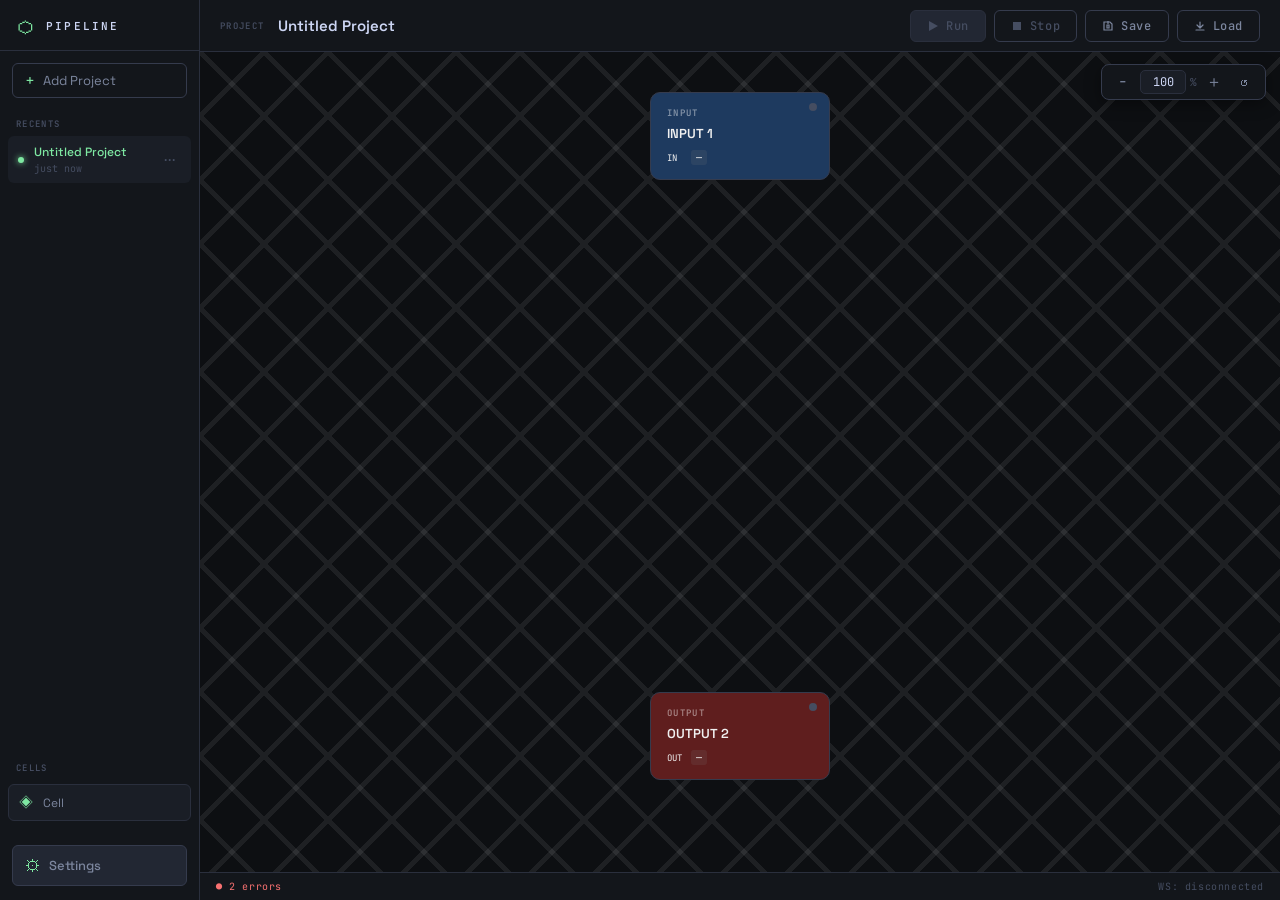
<file: .old/demo_langgra2/index.html>
<!DOCTYPE html>
<html lang="ko">
<head>
  <meta charset="UTF-8" />
  <meta name="viewport" content="width=device-width, initial-scale=1.0" />
  <title>Pipeline Builder</title>
  <link rel="stylesheet" href="css/base.css" />
  <link rel="stylesheet" href="css/layout.css" />
  <link rel="stylesheet" href="css/cell.css" />
  <link rel="stylesheet" href="css/inspector.css" />
  <link rel="stylesheet" href="css/overlays.css" />
  <link rel="stylesheet" href="css/settings.css" />
</head>
<body>
  <div id="app">
    <!-- SIDEBAR -->
    <aside id="sidebar">
      <div id="sidebar-logo">
        <span class="logo-mark">⬡</span>
        <span class="logo-text">PIPELINE</span>
      </div>

      <button id="add-project-btn">
        <span class="btn-icon">+</span>
        <span>Add Project</span>
      </button>

      <div class="sidebar-section-label">RECENTS</div>
      <ul id="recent-list">
        <!-- populated by pipeline.js from localStorage -->
      </ul>

      <div class="sidebar-section-label" style="margin-top:auto;">CELLS</div>
      <div id="cell-palette">
        <div class="palette-item" draggable="true" data-type="cell">
          <span class="palette-icon">◈</span>
          <span>Cell</span>
        </div>
      </div>

      <button id="btn-settings">
        <span class="settings-icon">⚙</span>
        <span>Settings</span>
      </button>
    </aside>

    <!-- SETTINGS POPUP -->
    <div id="settings-overlay" class="hidden">
      <div id="settings-modal">
        <div id="settings-header">
          <span id="settings-title">Settings</span>
          <button id="settings-close">✕</button>
        </div>
                <div id="settings-tabs-wrap">
        <div id="settings-tabs">
          <button class="settings-tab active" data-tab="general">
            <svg width="14" height="14" viewBox="0 0 14 14" fill="none"><circle cx="7" cy="7" r="5.5" stroke="currentColor" stroke-width="1.3"/><path d="M7 4v3l2 1" stroke="currentColor" stroke-width="1.3" stroke-linecap="round"/></svg>
            General
          </button>
          <button class="settings-tab" data-tab="apikeys">
            <svg width="14" height="14" viewBox="0 0 14 14" fill="none"><path d="M5 9l-3 3m3-3 1-1m-1 1 1 1M8 6a3 3 0 1 0-4.24-4.24A3 3 0 0 0 8 6z" stroke="currentColor" stroke-width="1.3" stroke-linecap="round"/></svg>
            API Keys
          </button>
        </div>

        <div id="settings-body">

          <!-- ── GENERAL TAB ── -->
          <div class="settings-tab-panel active" id="tab-general">


          <!-- THEME -->
          <div class="settings-section">
            <div class="settings-section-label">THEME</div>
            <div class="settings-row theme-toggle-row">
              <button class="theme-btn active" data-theme="dark">
                <span class="theme-preview dark-preview"></span>
                Dark
              </button>
              <button class="theme-btn" data-theme="light">
                <span class="theme-preview light-preview"></span>
                Light
              </button>
            </div>
          </div>

          <!-- BACKGROUND PATTERN -->
          <div class="settings-section">
            <div class="settings-section-label">BACKGROUND PATTERN</div>
            <div class="settings-row pattern-row">
              <button class="pattern-btn active" data-pattern="cross" title="X 무늬">
                <svg width="32" height="32" viewBox="0 0 32 32"><line x1="4" y1="4" x2="28" y2="28" stroke="currentColor" stroke-width="1.5"/><line x1="28" y1="4" x2="4" y2="28" stroke="currentColor" stroke-width="1.5"/></svg>
              </button>
              <button class="pattern-btn" data-pattern="dots" title="점 무늬">
                <svg width="32" height="32" viewBox="0 0 32 32"><circle cx="8" cy="8" r="2" fill="currentColor"/><circle cx="24" cy="8" r="2" fill="currentColor"/><circle cx="8" cy="24" r="2" fill="currentColor"/><circle cx="24" cy="24" r="2" fill="currentColor"/></svg>
              </button>
              <button class="pattern-btn" data-pattern="grid" title="격자 무늬">
                <svg width="32" height="32" viewBox="0 0 32 32"><path d="M0 8h32M0 16h32M0 24h32M8 0v32M16 0v32M24 0v32" stroke="currentColor" stroke-width="1" opacity="0.6"/></svg>
              </button>
              <button class="pattern-btn" data-pattern="diagonal" title="+ 무늬">
                <svg width="32" height="32" viewBox="0 0 32 32"><line x1="8" y1="4" x2="8" y2="12" stroke="currentColor" stroke-width="1.5" stroke-linecap="round"/><line x1="4" y1="8" x2="12" y2="8" stroke="currentColor" stroke-width="1.5" stroke-linecap="round"/><line x1="24" y1="4" x2="24" y2="12" stroke="currentColor" stroke-width="1.5" stroke-linecap="round"/><line x1="20" y1="8" x2="28" y2="8" stroke="currentColor" stroke-width="1.5" stroke-linecap="round"/><line x1="8" y1="20" x2="8" y2="28" stroke="currentColor" stroke-width="1.5" stroke-linecap="round"/><line x1="4" y1="24" x2="12" y2="24" stroke="currentColor" stroke-width="1.5" stroke-linecap="round"/><line x1="24" y1="20" x2="24" y2="28" stroke="currentColor" stroke-width="1.5" stroke-linecap="round"/><line x1="20" y1="24" x2="28" y2="24" stroke="currentColor" stroke-width="1.5" stroke-linecap="round"/></svg>
              </button>
              <button class="pattern-btn" data-pattern="none" title="없음">
                <svg width="32" height="32" viewBox="0 0 32 32"><line x1="4" y1="28" x2="28" y2="4" stroke="currentColor" stroke-width="1.5" opacity="0.4"/></svg>
              </button>
            </div>
          </div>

          <!-- CELL THEME -->
          <div class="settings-section">
            <div class="settings-section-label">CELL COLOR</div>
            <div class="settings-row cell-color-row" id="cell-color-row">
              <button class="cell-color-btn active" data-color="default" style="--swatch:#13161b;" title="Default"><span class="color-swatch"></span></button>
              <button class="cell-color-btn" data-color="#1e3a5f" style="--swatch:#1e3a5f;" title="Navy"><span class="color-swatch"></span></button>
              <button class="cell-color-btn" data-color="#1a2e1a" style="--swatch:#1a2e1a;" title="Forest"><span class="color-swatch"></span></button>
              <button class="cell-color-btn" data-color="#2e1a2e" style="--swatch:#2e1a2e;" title="Plum"><span class="color-swatch"></span></button>
              <button class="cell-color-btn" data-color="#2e2218" style="--swatch:#2e2218;" title="Mocha"><span class="color-swatch"></span></button>
              <button class="cell-color-btn" data-color="#1f2937" style="--swatch:#1f2937;" title="Slate"><span class="color-swatch"></span></button>
              <button class="cell-color-btn" data-color="#ffffff" style="--swatch:#ffffff;" title="White"><span class="color-swatch"></span></button>
              <button class="cell-color-btn rainbow-picker-btn"  data-picker="cell-color-custom" title="Custom"><span class="rainbow-swatch"></span></button>
            </div>
          </div>

          <!-- I/O CELL COLORS -->
          <div class="settings-section">
            <div class="settings-section-label">INPUT CELL COLOR</div>
            <div class="settings-row cell-color-row">
              <button class="io-color-btn active" data-target="input" data-color="#1e3a5f" style="--swatch:#1e3a5f;" title="Navy"><span class="color-swatch"></span></button>
              <button class="io-color-btn" data-target="input" data-color="#1a3a2a" style="--swatch:#1a3a2a;" title="Forest"><span class="color-swatch"></span></button>
              <button class="io-color-btn" data-target="input" data-color="#0e2940" style="--swatch:#0e2940;" title="Deep Blue"><span class="color-swatch"></span></button>
              <button class="io-color-btn" data-target="input" data-color="#1a1a4a" style="--swatch:#1a1a4a;" title="Indigo"><span class="color-swatch"></span></button>
              <button class="io-color-btn" data-target="input" data-color="#2a4a1a" style="--swatch:#2a4a1a;" title="Lime"><span class="color-swatch"></span></button>
              <button class="io-color-btn" data-target="input" data-color="#3a0a0a" style="--swatch:#3a0a0a;" title="Dark Red"><span class="color-swatch"></span></button>
              <button class="io-color-btn" data-target="input" data-color="#2a2a00" style="--swatch:#2a2a00;" title="Olive"><span class="color-swatch"></span></button>
              <button class="io-color-btn rainbow-picker-btn" data-target="input" data-picker="input-color-custom" title="Custom"><span class="rainbow-swatch"></span></button>
            </div>
          </div>

          <div class="settings-section">
            <div class="settings-section-label">OUTPUT CELL COLOR</div>
            <div class="settings-row cell-color-row">
              <button class="io-color-btn active" data-target="output" data-color="#5f1e1e" style="--swatch:#5f1e1e;" title="Crimson"><span class="color-swatch"></span></button>
              <button class="io-color-btn" data-target="output" data-color="#4a1a2a" style="--swatch:#4a1a2a;" title="Plum"><span class="color-swatch"></span></button>
              <button class="io-color-btn" data-target="output" data-color="#3a2a00" style="--swatch:#3a2a00;" title="Amber"><span class="color-swatch"></span></button>
              <button class="io-color-btn" data-target="output" data-color="#3a1a00" style="--swatch:#3a1a00;" title="Rust"><span class="color-swatch"></span></button>
              <button class="io-color-btn" data-target="output" data-color="#4a1a4a" style="--swatch:#4a1a4a;" title="Violet"><span class="color-swatch"></span></button>
              <button class="io-color-btn" data-target="output" data-color="#002a3a" style="--swatch:#002a3a;" title="Teal"><span class="color-swatch"></span></button>
              <button class="io-color-btn" data-target="output" data-color="#1a1a1a" style="--swatch:#1a1a1a;" title="Charcoal"><span class="color-swatch"></span></button>
              <button class="io-color-btn rainbow-picker-btn" data-target="output" data-picker="output-color-custom" title="Custom"><span class="rainbow-swatch"></span></button>
            </div>
          </div>

          <!-- CELL FONT -->
          <div class="settings-section">
            <div class="settings-section-label">CELL FONT</div>
            <div class="settings-row" style="gap:8px; flex-wrap:wrap; align-items:center;">
              <button class="font-family-btn active" data-font="sans">Sans</button>
              <button class="font-family-btn" data-font="mono">Mono</button>
              <button class="font-family-btn" data-font="serif">Serif</button>
            </div>
            <div class="settings-row" style="margin-top:10px; align-items:center; gap:10px;">
              <span class="settings-hint">Name size</span>
              <button class="font-size-btn" data-target="name" data-delta="-1">−</button>
              <span id="font-size-name-label" class="font-size-label">13px</span>
              <button class="font-size-btn" data-target="name" data-delta="1">+</button>
            </div>
            <div class="settings-row" style="margin-top:6px; align-items:center; gap:10px;">
              <span class="settings-hint">IO type size</span>
              <button class="font-size-btn" data-target="io" data-delta="-1">−</button>
              <span id="font-size-io-label" class="font-size-label">10px</span>
              <button class="font-size-btn" data-target="io" data-delta="1">+</button>
            </div>
            <div class="settings-row" style="margin-top:10px; align-items:center; gap:10px; flex-wrap:wrap;">
              <span class="settings-hint">Name color</span>
              <div class="font-color-swatches" id="font-color-name-swatches">
                <button class="font-color-btn active" data-target="name" data-color="default" style="--fc:var(--text);" title="Default"><span class="font-color-dot"></span></button>
                <button class="font-color-btn" data-target="name" data-color="#ffffff" style="--fc:#ffffff;" title="White"><span class="font-color-dot"></span></button>
                <button class="font-color-btn" data-target="name" data-color="#7ee8a2" style="--fc:#7ee8a2;" title="Green"><span class="font-color-dot"></span></button>
                <button class="font-color-btn" data-target="name" data-color="#60a5fa" style="--fc:#60a5fa;" title="Blue"><span class="font-color-dot"></span></button>
                <button class="font-color-btn" data-target="name" data-color="#fbbf24" style="--fc:#fbbf24;" title="Yellow"><span class="font-color-dot"></span></button>
                <button class="font-color-btn" data-target="name" data-color="#f87171" style="--fc:#f87171;" title="Red"><span class="font-color-dot"></span></button>
                <button class="font-color-btn" data-target="name" data-color="#111111" style="--fc:#111111;" title="Black"><span class="font-color-dot"></span></button>
              </div>
              <input type="color" id="font-color-name-custom" value="#cdd6f4" title="Custom name color" style="width:28px;height:28px;border:1px solid var(--border2);border-radius:5px;padding:2px;background:var(--bg3);cursor:pointer;"/>
            </div>
            <div class="settings-row" style="margin-top:8px; align-items:center; gap:10px; flex-wrap:wrap;">
              <span class="settings-hint">IO color</span>
              <div class="font-color-swatches" id="font-color-io-swatches">
                <button class="font-color-btn active" data-target="io" data-color="default" style="--fc:var(--accent);" title="Default"><span class="font-color-dot"></span></button>
                <button class="font-color-btn" data-target="io" data-color="#ffffff" style="--fc:#ffffff;" title="White"><span class="font-color-dot"></span></button>
                <button class="font-color-btn" data-target="io" data-color="#7ee8a2" style="--fc:#7ee8a2;" title="Green"><span class="font-color-dot"></span></button>
                <button class="font-color-btn" data-target="io" data-color="#60a5fa" style="--fc:#60a5fa;" title="Blue"><span class="font-color-dot"></span></button>
                <button class="font-color-btn" data-target="io" data-color="#fbbf24" style="--fc:#fbbf24;" title="Yellow"><span class="font-color-dot"></span></button>
                <button class="font-color-btn" data-target="io" data-color="#f87171" style="--fc:#f87171;" title="Red"><span class="font-color-dot"></span></button>
                <button class="font-color-btn" data-target="io" data-color="#111111" style="--fc:#111111;" title="Black"><span class="font-color-dot"></span></button>
              </div>
              <input type="color" id="font-color-io-custom" value="#7ee8a2" title="Custom IO color" style="width:28px;height:28px;border:1px solid var(--border2);border-radius:5px;padding:2px;background:var(--bg3);cursor:pointer;"/>
            </div>
          </div>

          <!-- CELL SHAPE -->
          <div class="settings-section">
            <div class="settings-section-label">CELL SHAPE</div>
            <div class="settings-row cell-shape-row">
              <button class="cell-shape-btn active" data-radius="10" title="Rounded">
                <svg width="36" height="24" viewBox="0 0 36 24"><rect x="2" y="2" width="32" height="20" rx="6" fill="none" stroke="currentColor" stroke-width="1.5"/></svg>
              </button>
              <button class="cell-shape-btn" data-radius="2" title="Square">
                <svg width="36" height="24" viewBox="0 0 36 24"><rect x="2" y="2" width="32" height="20" rx="1" fill="none" stroke="currentColor" stroke-width="1.5"/></svg>
              </button>
              <button class="cell-shape-btn" data-radius="12" title="Pill">
                <svg width="36" height="24" viewBox="0 0 36 24"><rect x="2" y="2" width="32" height="20" rx="10" fill="none" stroke="currentColor" stroke-width="1.5"/></svg>
              </button>
            </div>
          </div>

          </div>

          <!-- ── API KEYS TAB ── -->
          <div class="settings-tab-panel hidden" id="tab-apikeys">

            <div class="settings-section">
              <div class="settings-section-label">ANTHROPIC</div>
              <div class="field-group">
                <label>API Key</label>
                <div class="apikey-row">
                  <input type="password" id="apikey-anthropic" placeholder="sk-ant-..." autocomplete="off" spellcheck="false"/>
                  <button class="apikey-toggle" data-target="apikey-anthropic" title="Show/Hide">
                    <svg width="14" height="14" viewBox="0 0 14 14" fill="none"><ellipse cx="7" cy="7" rx="6" ry="4" stroke="currentColor" stroke-width="1.3"/><circle cx="7" cy="7" r="2" stroke="currentColor" stroke-width="1.3"/></svg>
                  </button>
                </div>
                <span class="apikey-hint">Claude models (claude-sonnet-4-6, claude-opus-4-6 …)</span>
              </div>
            </div>

            <div class="settings-section">
              <div class="settings-section-label">GOOGLE</div>
              <div class="field-group">
                <label>API Key</label>
                <div class="apikey-row">
                  <input type="password" id="apikey-google" placeholder="AIza..." autocomplete="off" spellcheck="false"/>
                  <button class="apikey-toggle" data-target="apikey-google" title="Show/Hide">
                    <svg width="14" height="14" viewBox="0 0 14 14" fill="none"><ellipse cx="7" cy="7" rx="6" ry="4" stroke="currentColor" stroke-width="1.3"/><circle cx="7" cy="7" r="2" stroke="currentColor" stroke-width="1.3"/></svg>
                  </button>
                </div>
                <span class="apikey-hint">Gemini models (gemini-2.0-flash …)</span>
              </div>
            </div>

            <div class="settings-section">
              <div class="settings-section-label">OPENAI</div>
              <div class="field-group">
                <label>API Key</label>
                <div class="apikey-row">
                  <input type="password" id="apikey-openai" placeholder="sk-..." autocomplete="off" spellcheck="false"/>
                  <button class="apikey-toggle" data-target="apikey-openai" title="Show/Hide">
                    <svg width="14" height="14" viewBox="0 0 14 14" fill="none"><ellipse cx="7" cy="7" rx="6" ry="4" stroke="currentColor" stroke-width="1.3"/><circle cx="7" cy="7" r="2" stroke="currentColor" stroke-width="1.3"/></svg>
                  </button>
                </div>
                <span class="apikey-hint">GPT models (gpt-4o …)</span>
              </div>
            </div>

            <div class="settings-section">
              <div class="settings-section-label">BACKEND URL</div>
              <div class="field-group">
                <label>FastAPI Endpoint</label>
                <input type="text" id="apikey-backend" placeholder="http://localhost:8000" spellcheck="false"/>
                <span class="apikey-hint">Python 백엔드 서버 주소</span>
              </div>
            </div>

          </div>

        </div>
        </div><!-- /settings-tabs-wrap -->
      </div>
    </div>

    <!-- MAIN -->
    <div id="main">
      <!-- HEADER -->
      <header id="header">
        <div id="project-name-wrap">
          <span class="project-label">PROJECT</span>
          <input id="project-name" type="text" value="Video OCR Pipeline" spellcheck="false" />
        </div>
        <div id="header-actions">
          <button id="btn-run" class="action-btn run">
            <svg width="12" height="12" viewBox="0 0 12 12"><polygon points="2,1 11,6 2,11" fill="currentColor"/></svg>
            Run
          </button>
          <button id="btn-stop" class="action-btn stop" disabled>
            <svg width="12" height="12" viewBox="0 0 12 12"><rect x="2" y="2" width="8" height="8" fill="currentColor"/></svg>
            Stop
          </button>
          <button id="btn-save" class="action-btn save">
            <svg width="12" height="12" viewBox="0 0 12 12"><path d="M2 2h6l2 2v6H2V2zm3 6h2v-3H5v3zm1-7v3" stroke="currentColor" stroke-width="1.2" fill="none"/></svg>
            Save
          </button>
          <button id="btn-load" class="action-btn load">
            <svg width="12" height="12" viewBox="0 0 12 12"><path d="M2 10h8M6 2v6M3 5l3 3 3-3" stroke="currentColor" stroke-width="1.2" fill="none" stroke-linecap="round" stroke-linejoin="round"/></svg>
            Load
          </button>
        </div>
      </header>

      <!-- CANVAS -->
      <div id="canvas-wrap">
        <canvas id="edge-canvas"></canvas>
        <div id="canvas" 
          ondragover="event.preventDefault()" 
          ondrop="handleDrop(event)">
          <!-- nodes rendered by JS -->
        </div>
        <div id="canvas-hint">← Drag cells from the left panel to begin</div>
        <div id="cell-tooltip" class="hidden"></div>
        <!-- ZOOM CONTROLS -->
        <div id="zoom-bar">
          <button id="zoom-out" title="축소">−</button>
          <input id="zoom-pct" type="number" value="100" min="30" max="250" title="줌 %"/>
          <span class="zoom-unit">%</span>
          <button id="zoom-in" title="확대">＋</button>
          <button id="zoom-reset" title="원래대로">↺</button>
        </div>
      </div>

      <!-- STATUS BAR -->
      <div id="statusbar">
        <span id="status-validity">● Ready</span>
        <span id="status-ws">WS: disconnected</span>
      </div>
    </div>

    <!-- RIGHT PANEL -->
    <aside id="inspector" class="closed">
      <div id="inspector-header">
        <span id="inspector-title">Cell Config</span>
        <button id="inspector-close">✕</button>
      </div>

      <form id="inspector-form" onsubmit="return false;">
        <div class="field-group">
          <label>Cell Name <span class="required">*</span></label>
          <input type="text" id="f-name" placeholder="e.g. Frame Extractor" />
        </div>

        <div class="field-group">
          <label>Model <span class="required">*</span></label>
          <select id="f-model">
            <option value="">— select —</option>
            <option value="claude-sonnet-4-6">claude-sonnet-4-6</option>
            <option value="claude-opus-4-6">claude-opus-4-6</option>
            <option value="claude-haiku-4-5">claude-haiku-4-5</option>
            <option value="gpt-4o">gpt-4o</option>
            <option value="gemini-2.0-flash">gemini-2.0-flash</option>
          </select>
        </div>

        <div class="field-row" id="f-row-types">
          <div class="field-group" id="f-group-input-type">
            <label>Input Type <span class="required">*</span></label>
            <input type="text" id="f-input-type" placeholder="e.g. VideoFile" />
          </div>
          <div class="field-group" id="f-group-output-type">
            <label>Output Type <span class="required">*</span></label>
            <input type="text" id="f-output-type" placeholder="e.g. TextFile" />
          </div>
        </div>

        <div class="field-group" id="f-group-input-desc">
          <label>Input Description <span class="required">*</span></label>
          <textarea id="f-input-desc" placeholder="Describe what this cell receives..." rows="2"></textarea>
        </div>

        <div class="field-group" id="f-group-output-desc">
          <label>Output Description <span class="required">*</span></label>
          <textarea id="f-output-desc" placeholder="Describe what this cell produces..." rows="2"></textarea>
        </div>

        <div class="field-group">
          <label>System Prompt <span class="required">*</span></label>
          <textarea id="f-prompt" placeholder="You are a specialized agent that..." rows="5"></textarea>
        </div>

        <div class="field-group checkbox-group">
          <label class="checkbox-label">
            <input type="checkbox" id="f-websearch" />
            <span class="checkbox-custom"></span>
            <span>Allow Web Search</span>
          </label>
          <div id="domain-wrap" class="hidden">
            <input type="text" id="f-domains" placeholder="allowed domains, comma-separated" />
          </div>
        </div>

        <div class="field-group">
          <label>Memo</label>
          <textarea id="f-memo" placeholder="사용자 참고용 메모 (프롬프트에 영향 없음)" rows="3"></textarea>
        </div>

        <button type="button" id="apply-btn">Apply</button>
      </form>
    </aside>
  </div>

  <!-- WARNING MODAL -->
  <div id="modal-overlay" class="hidden">
    <div id="modal">
      <div id="modal-title">Cannot Run Pipeline</div>
      <div id="modal-body"></div>
      <button id="modal-close">Dismiss</button>
    </div>
  </div>

  <!-- CONTEXT MENU -->
  <div id="ctx-menu"></div>

  <!-- CONFIRM DIALOG -->
  <div id="confirm-overlay" class="hidden">
    <div id="confirm-modal">
      <div id="confirm-title"></div>
      <div id="confirm-body"></div>
      <div id="confirm-actions">
        <button id="confirm-no">아니오 — 기존 유지</button>
        <button id="confirm-yes">예 — 덮어쓰기</button>
      </div>
    </div>
  </div>

  <!-- LOAD PROJECT POPUP -->
  <div id="load-overlay" class="hidden">
    <div id="load-modal">
      <div id="load-header">
        <span id="load-title">Load Project</span>
        <button id="load-close">✕</button>
      </div>

      <!-- 드래그 앤 드롭 존 -->
      <div id="load-dropzone">
        <div id="load-dropzone-inner">
          <span id="load-drop-icon">⬆</span>
          <span id="load-drop-label">JSON 파일을 여기에 드래그하거나</span>
          <label id="load-file-btn" for="load-file-input">파일 선택</label>
          <input type="file" id="load-file-input" accept=".json" multiple style="display:none" />
        </div>
      </div>

      <div id="load-search-wrap">
        <input id="load-search" type="text" placeholder="프로젝트 검색..." spellcheck="false" />
      </div>
      <div id="load-list-wrap">
        <ul id="load-file-list">
          <!-- populated by js -->
        </ul>
        <div id="load-empty">저장된 프로젝트가 없습니다.<br><span id="load-empty-sub">위에서 파일을 추가해보세요.</span></div>
      </div>
      <div id="load-footer">
        <span id="load-selection-info">Ctrl / Shift 클릭으로 여러 개 선택</span>
        <div id="load-footer-actions">
          <button id="load-cancel-btn">취소</button>
          <button id="load-confirm-btn" disabled>불러오기</button>
        </div>
      </div>
    </div>
  </div>

  <!-- TOAST -->
  <div id="toast" class="hidden">
    <span id="toast-icon">✔</span>
    <span id="toast-msg"></span>
  </div>

  <div id="color-popup" class="hidden"><span id="color-popup-preview"></span><span id="color-popup-hex">#000000</span></div>

  <!-- CUSTOM COLOR POPUP -->
  <div id="custom-color-popup" class="hidden">
    <div id="ccp-hue-strip"><div id="ccp-hue-thumb"></div></div>
    <div id="ccp-sv-box"><canvas id="ccp-canvas" width="180" height="140"></canvas><div id="ccp-sv-cursor"></div></div>
    <div id="ccp-bottom">
      <span id="ccp-preview"></span>
      <input id="ccp-hex-input" type="text" maxlength="7" spellcheck="false"/>
      <button id="ccp-apply">OK</button>
    </div>
  </div>

  <script src="js/state.js"></script>
  <script src="js/ui.js"></script>
  <script src="js/canvas.js"></script>
  <script src="js/inspector.js"></script>
  <script src="js/edit.js"></script>
  <script src="js/settings.js"></script>
  <script src="js/pipeline.js"></script>
</body>
</html>
</file>
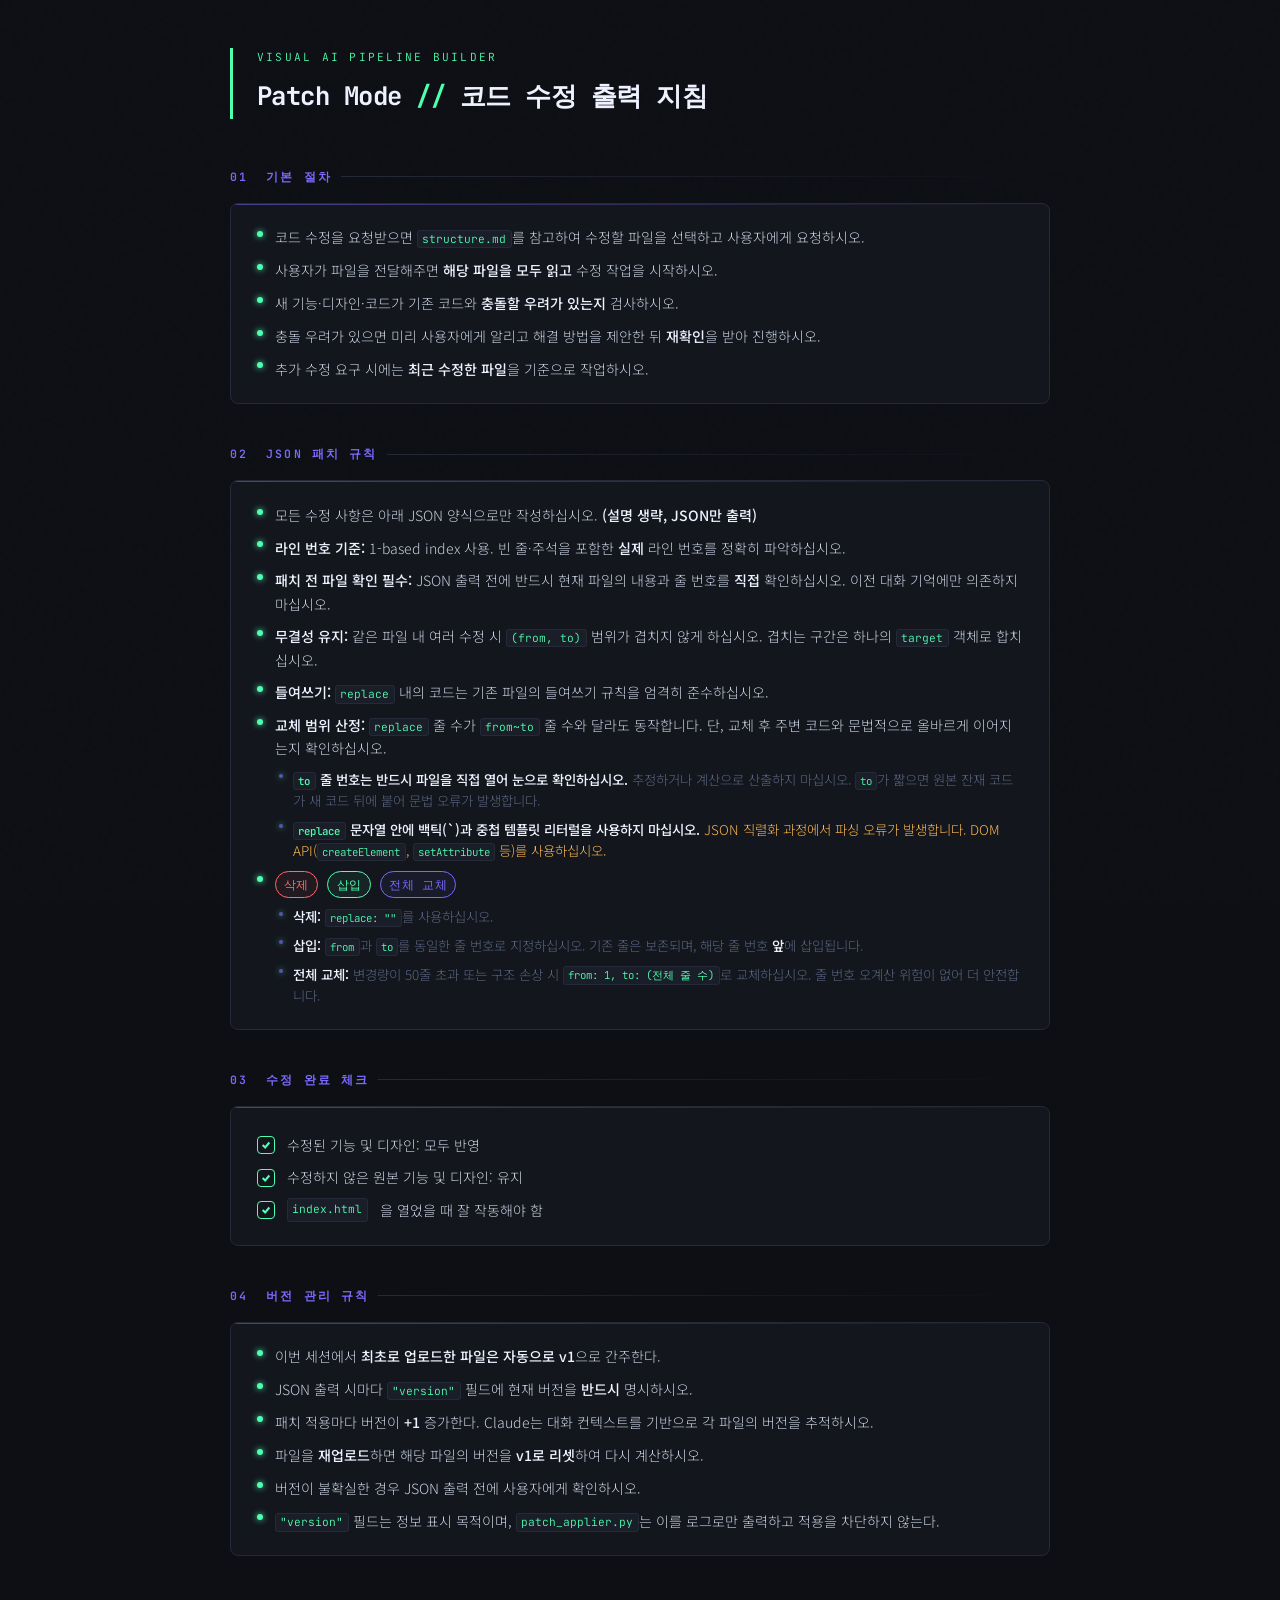
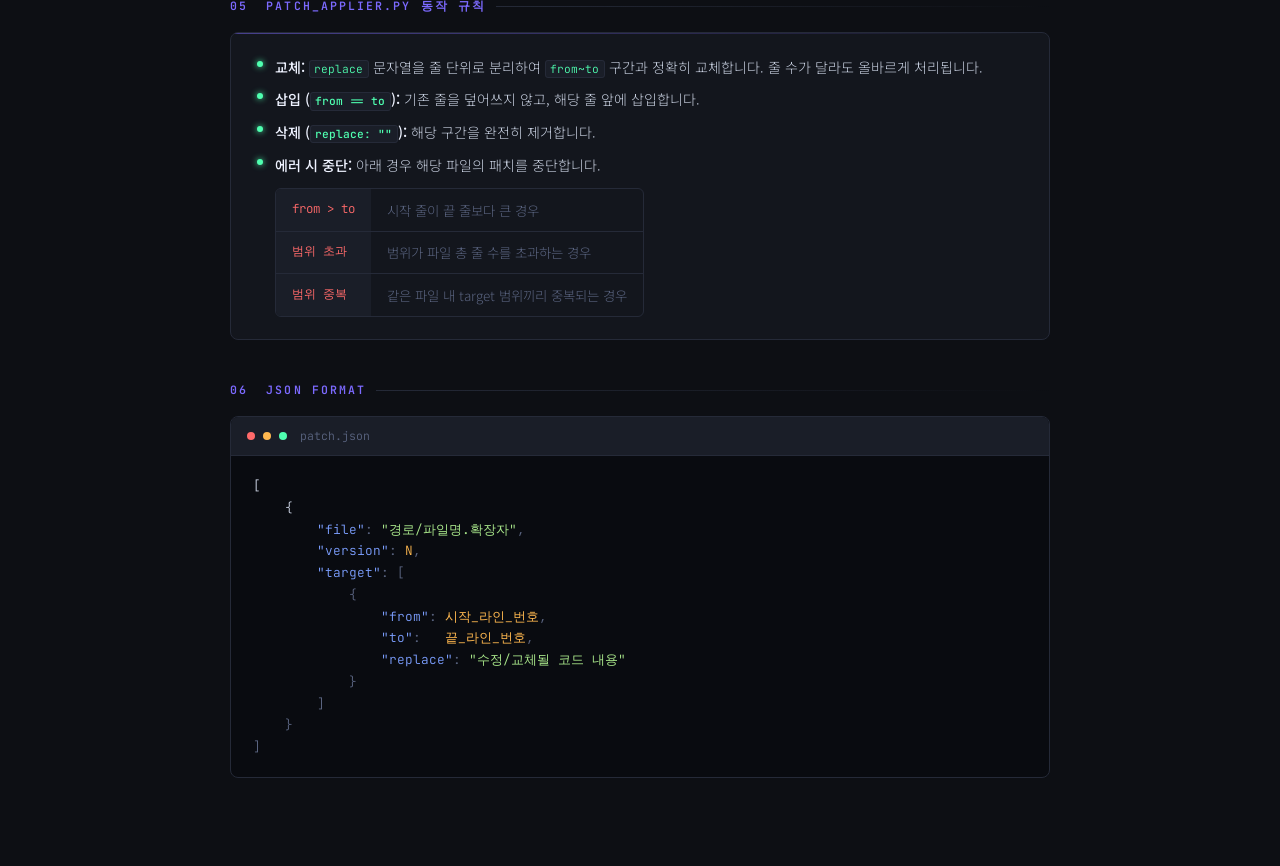
<file: modify_manual.html>
<!DOCTYPE html>
<html lang="ko">
<head>
<meta charset="UTF-8">
<meta name="viewport" content="width=device-width, initial-scale=1.0">
<title>Patch Mode — 코드 수정 출력 지침</title>
<style>
  @import url('https://fonts.googleapis.com/css2?family=JetBrains+Mono:wght@400;600;700&family=Noto+Sans+KR:wght@300;400;500;700&display=swap');

  :root {
    --bg: #0d0f14;
    --surface: #13161d;
    --surface2: #1a1e28;
    --border: #252a38;
    --accent: #4fffb0;
    --accent2: #7c6aff;
    --accent3: #ff6a6a;
    --text: #c8d0e0;
    --text-dim: #5a6480;
    --text-bright: #eef2ff;
    --warn: #ffb84f;
  }

  * { margin: 0; padding: 0; box-sizing: border-box; }

  body {
    background: var(--bg);
    color: var(--text);
    font-family: 'Noto Sans KR', sans-serif;
    font-weight: 300;
    line-height: 1.75;
    min-height: 100vh;
    padding: 3rem 1rem;
  }

  /* Noise texture overlay */
  body::before {
    content: '';
    position: fixed;
    inset: 0;
    background-image: url("data:image/svg+xml,%3Csvg viewBox='0 0 200 200' xmlns='http://www.w3.org/2000/svg'%3E%3Cfilter id='n'%3E%3CfeTurbulence type='fractalNoise' baseFrequency='0.9' numOctaves='4' stitchTiles='stitch'/%3E%3C/filter%3E%3Crect width='100%25' height='100%25' filter='url(%23n)' opacity='0.04'/%3E%3C/svg%3E");
    pointer-events: none;
    z-index: 0;
    opacity: 0.4;
  }

  .wrapper {
    max-width: 820px;
    margin: 0 auto;
    position: relative;
    z-index: 1;
  }

  /* Header */
  header {
    border-left: 3px solid var(--accent);
    padding-left: 1.5rem;
    margin-bottom: 3rem;
    animation: fadeDown 0.6s ease both;
  }

  header .label {
    font-family: 'JetBrains Mono', monospace;
    font-size: 0.7rem;
    color: var(--accent);
    letter-spacing: 0.2em;
    text-transform: uppercase;
    margin-bottom: 0.4rem;
  }

  header h1 {
    font-family: 'JetBrains Mono', monospace;
    font-size: 1.6rem;
    font-weight: 700;
    color: var(--text-bright);
    letter-spacing: -0.02em;
  }

  header h1 span {
    color: var(--accent);
  }

  /* Section */
  section {
    margin-bottom: 2.5rem;
    animation: fadeUp 0.5s ease both;
  }
  section:nth-child(2) { animation-delay: 0.1s; }
  section:nth-child(3) { animation-delay: 0.2s; }
  section:nth-child(4) { animation-delay: 0.3s; }
  section:nth-child(5) { animation-delay: 0.4s; }

  .section-title {
    font-family: 'JetBrains Mono', monospace;
    font-size: 0.72rem;
    font-weight: 600;
    letter-spacing: 0.18em;
    text-transform: uppercase;
    color: var(--accent2);
    margin-bottom: 1rem;
    display: flex;
    align-items: center;
    gap: 0.6rem;
  }

  .section-title::after {
    content: '';
    flex: 1;
    height: 1px;
    background: linear-gradient(to right, var(--border), transparent);
  }

  /* Card */
  .card {
    background: var(--surface);
    border: 1px solid var(--border);
    border-radius: 8px;
    padding: 1.4rem 1.6rem;
    position: relative;
    overflow: hidden;
  }

  .card::before {
    content: '';
    position: absolute;
    top: 0; left: 0; right: 0;
    height: 1px;
    background: linear-gradient(to right, var(--accent2), transparent);
    opacity: 0.5;
  }

  /* Rule list */
  .rule-list {
    list-style: none;
    display: flex;
    flex-direction: column;
    gap: 0.6rem;
  }

  .rule-list > li {
    display: flex;
    gap: 0.75rem;
    align-items: flex-start;
    font-size: 0.88rem;
    color: var(--text);
    line-height: 1.65;
  }

  .rule-list > li .bullet {
    flex-shrink: 0;
    margin-top: 0.35em;
    width: 6px; height: 6px;
    border-radius: 50%;
    background: var(--accent);
    box-shadow: 0 0 6px var(--accent);
  }

  /* Sub-rules */
  .sub-list {
    list-style: none;
    margin-top: 0.5rem;
    margin-left: 0.3rem;
    display: flex;
    flex-direction: column;
    gap: 0.45rem;
  }

  .sub-list > li {
    display: flex;
    gap: 0.6rem;
    align-items: flex-start;
    font-size: 0.84rem;
    color: var(--text-dim);
    line-height: 1.6;
  }

  .sub-list > li .bullet {
    flex-shrink: 0;
    margin-top: 0.4em;
    width: 4px; height: 4px;
    border-radius: 50%;
    background: var(--accent2);
    opacity: 0.7;
  }

  /* Warning highlight */
  .warn-item .bullet { background: var(--warn); box-shadow: 0 0 6px var(--warn); }
  .warn-item { color: var(--warn) !important; }

  /* inline code */
  code {
    font-family: 'JetBrains Mono', monospace;
    font-size: 0.8em;
    background: var(--surface2);
    border: 1px solid var(--border);
    color: var(--accent);
    padding: 0.1em 0.4em;
    border-radius: 3px;
  }

  strong { color: var(--text-bright); font-weight: 500; }

  /* Checklist */
  .checklist {
    list-style: none;
    display: flex;
    flex-direction: column;
    gap: 0.5rem;
    margin-top: 0.2rem;
  }

  .checklist li {
    display: flex;
    align-items: center;
    gap: 0.75rem;
    font-size: 0.88rem;
    color: var(--text);
  }

  .check-icon {
    width: 18px; height: 18px;
    border-radius: 4px;
    border: 1.5px solid var(--accent);
    display: flex; align-items: center; justify-content: center;
    flex-shrink: 0;
  }

  .check-icon svg { width: 10px; height: 10px; stroke: var(--accent); stroke-width: 2.5; fill: none; }

  /* Error table */
  .error-grid {
    display: grid;
    grid-template-columns: auto 1fr;
    gap: 0;
    border: 1px solid var(--border);
    border-radius: 6px;
    overflow: hidden;
    font-size: 0.84rem;
    margin-top: 0.4rem;
  }

  .error-grid .cell {
    padding: 0.6rem 1rem;
    border-bottom: 1px solid var(--border);
  }

  .error-grid .cell:nth-last-child(-n+2) { border-bottom: none; }

  .error-grid .label-cell {
    background: var(--surface2);
    color: var(--accent3);
    font-family: 'JetBrains Mono', monospace;
    font-size: 0.78rem;
    white-space: nowrap;
  }

  .error-grid .desc-cell {
    color: var(--text-dim);
  }

  /* JSON block */
  .json-block {
    background: #090b10;
    border: 1px solid var(--border);
    border-radius: 8px;
    overflow: hidden;
    margin-top: 0.4rem;
  }

  .json-block .json-header {
    display: flex;
    align-items: center;
    gap: 0.5rem;
    padding: 0.55rem 1rem;
    background: var(--surface2);
    border-bottom: 1px solid var(--border);
  }

  .json-block .json-header .dot {
    width: 8px; height: 8px; border-radius: 50%;
  }

  .json-block pre {
    padding: 1.2rem 1.4rem;
    font-family: 'JetBrains Mono', monospace;
    font-size: 0.8rem;
    line-height: 1.7;
    color: var(--text);
    overflow-x: auto;
    tab-size: 4;
  }

  .json-block pre .key   { color: #7c9fff; }
  .json-block pre .str   { color: #a8e68a; }
  .json-block pre .num   { color: #ffb84f; }
  .json-block pre .punct { color: var(--text-dim); }

  /* Version badge */
  .badge-row {
    display: flex;
    flex-wrap: wrap;
    gap: 0.6rem;
    margin-top: 0.5rem;
  }

  .badge {
    font-family: 'JetBrains Mono', monospace;
    font-size: 0.72rem;
    padding: 0.25em 0.7em;
    border-radius: 999px;
    border: 1px solid;
    letter-spacing: 0.05em;
  }

  .badge-green  { color: var(--accent);  border-color: var(--accent);  background: rgba(79,255,176,0.06); }
  .badge-purple { color: var(--accent2); border-color: var(--accent2); background: rgba(124,106,255,0.06); }
  .badge-red    { color: var(--accent3); border-color: var(--accent3); background: rgba(255,106,106,0.06); }

  /* Animations */
  @keyframes fadeDown {
    from { opacity: 0; transform: translateY(-16px); }
    to   { opacity: 1; transform: translateY(0); }
  }

  @keyframes fadeUp {
    from { opacity: 0; transform: translateY(12px); }
    to   { opacity: 1; transform: translateY(0); }
  }
</style>
</head>
<body>
<div class="wrapper">

  <!-- Header -->
  <header>
    <div class="label">Visual AI Pipeline Builder</div>
    <h1>Patch Mode <span>//</span> 코드 수정 출력 지침</h1>
  </header>

  <!-- Section 1: 기본 절차 -->
  <section>
    <div class="section-title">01 &nbsp;기본 절차</div>
    <div class="card">
      <ul class="rule-list">
        <li>
          <span class="bullet"></span>
          <span>코드 수정을 요청받으면 <code>structure.md</code>를 참고하여 수정할 파일을 선택하고 사용자에게 요청하시오.</span>
        </li>
        <li>
          <span class="bullet"></span>
          <span>사용자가 파일을 전달해주면 <strong>해당 파일을 모두 읽고</strong> 수정 작업을 시작하시오.</span>
        </li>
        <li>
          <span class="bullet"></span>
          <span>새 기능·디자인·코드가 기존 코드와 <strong>충돌할 우려가 있는지</strong> 검사하시오.</span>
        </li>
        <li>
          <span class="bullet"></span>
          <span>충돌 우려가 있으면 미리 사용자에게 알리고 해결 방법을 제안한 뒤 <strong>재확인</strong>을 받아 진행하시오.</span>
        </li>
        <li>
          <span class="bullet"></span>
          <span>추가 수정 요구 시에는 <strong>최근 수정한 파일</strong>을 기준으로 작업하시오.</span>
        </li>
      </ul>
    </div>
  </section>

  <!-- Section 2: JSON 패치 규칙 -->
  <section>
    <div class="section-title">02 &nbsp;JSON 패치 규칙</div>
    <div class="card">
      <ul class="rule-list">
        <li>
          <span class="bullet"></span>
          <span>모든 수정 사항은 아래 JSON 양식으로만 작성하십시오. <strong>(설명 생략, JSON만 출력)</strong></span>
        </li>

        <li>
          <span class="bullet"></span>
          <div>
            <strong>라인 번호 기준:</strong> 1-based index 사용. 빈 줄·주석을 포함한 <strong>실제</strong> 라인 번호를 정확히 파악하십시오.
          </div>
        </li>

        <li>
          <span class="bullet"></span>
          <div>
            <strong>패치 전 파일 확인 필수:</strong> JSON 출력 전에 반드시 현재 파일의 내용과 줄 번호를 <strong>직접</strong> 확인하십시오. 이전 대화 기억에만 의존하지 마십시오.
          </div>
        </li>

        <li>
          <span class="bullet"></span>
          <div>
            <strong>무결성 유지:</strong> 같은 파일 내 여러 수정 시 <code>(from, to)</code> 범위가 겹치지 않게 하십시오. 겹치는 구간은 하나의 <code>target</code> 객체로 합치십시오.
          </div>
        </li>

        <li>
          <span class="bullet"></span>
          <div>
            <strong>들여쓰기:</strong> <code>replace</code> 내의 코드는 기존 파일의 들여쓰기 규칙을 엄격히 준수하십시오.
          </div>
        </li>

        <li>
          <span class="bullet"></span>
          <div>
            <strong>교체 범위 산정:</strong> <code>replace</code> 줄 수가 <code>from~to</code> 줄 수와 달라도 동작합니다. 단, 교체 후 주변 코드와 문법적으로 올바르게 이어지는지 확인하십시오.
            <ul class="sub-list">
              <li>
                <span class="bullet"></span>
                <span><strong><code>to</code> 줄 번호는 반드시 파일을 직접 열어 눈으로 확인하십시오.</strong> 추정하거나 계산으로 산출하지 마십시오. <code>to</code>가 짧으면 원본 잔재 코드가 새 코드 뒤에 붙어 문법 오류가 발생합니다.</span>
              </li>
              <li class="warn-item">
                <span class="bullet"></span>
                <span><strong><code>replace</code> 문자열 안에 백틱(`)과 중첩 템플릿 리터럴을 사용하지 마십시오.</strong> JSON 직렬화 과정에서 파싱 오류가 발생합니다. DOM API(<code>createElement</code>, <code>setAttribute</code> 등)를 사용하십시오.</span>
              </li>
            </ul>
          </div>
        </li>

        <li>
          <span class="bullet"></span>
          <div>
            <div class="badge-row" style="margin-top:0; margin-bottom:0.4rem;">
              <span class="badge badge-red">삭제</span>
              <span class="badge badge-green">삽입</span>
              <span class="badge badge-purple">전체 교체</span>
            </div>
            <ul class="sub-list">
              <li><span class="bullet"></span><span><strong>삭제:</strong> <code>replace: ""</code>를 사용하십시오.</span></li>
              <li><span class="bullet"></span><span><strong>삽입:</strong> <code>from</code>과 <code>to</code>를 동일한 줄 번호로 지정하십시오. 기존 줄은 보존되며, 해당 줄 번호 <strong>앞</strong>에 삽입됩니다.</span></li>
              <li><span class="bullet"></span><span><strong>전체 교체:</strong> 변경량이 50줄 초과 또는 구조 손상 시 <code>from: 1, to: (전체 줄 수)</code>로 교체하십시오. 줄 번호 오계산 위험이 없어 더 안전합니다.</span></li>
            </ul>
          </div>
        </li>
      </ul>
    </div>
  </section>

  <!-- Section 3: 완료 체크 -->
  <section>
    <div class="section-title">03 &nbsp;수정 완료 체크</div>
    <div class="card">
      <ul class="checklist">
        <li>
          <span class="check-icon"><svg viewBox="0 0 12 12"><polyline points="2,6 5,9 10,3"/></svg></span>
          수정된 기능 및 디자인: 모두 반영
        </li>
        <li>
          <span class="check-icon"><svg viewBox="0 0 12 12"><polyline points="2,6 5,9 10,3"/></svg></span>
          수정하지 않은 원본 기능 및 디자인: 유지
        </li>
        <li>
          <span class="check-icon"><svg viewBox="0 0 12 12"><polyline points="2,6 5,9 10,3"/></svg></span>
          <code>index.html</code>을 열었을 때 잘 작동해야 함
        </li>
      </ul>
    </div>
  </section>

  <!-- Section 4: 버전 관리 -->
  <section>
    <div class="section-title">04 &nbsp;버전 관리 규칙</div>
    <div class="card">
      <ul class="rule-list">
        <li><span class="bullet"></span><span>이번 세션에서 <strong>최초로 업로드한 파일은 자동으로 v1</strong>으로 간주한다.</span></li>
        <li><span class="bullet"></span><span>JSON 출력 시마다 <code>"version"</code> 필드에 현재 버전을 <strong>반드시</strong> 명시하시오.</span></li>
        <li><span class="bullet"></span><span>패치 적용마다 버전이 <strong>+1</strong> 증가한다. Claude는 대화 컨텍스트를 기반으로 각 파일의 버전을 추적하시오.</span></li>
        <li><span class="bullet"></span><span>파일을 <strong>재업로드</strong>하면 해당 파일의 버전을 <strong>v1로 리셋</strong>하여 다시 계산하시오.</span></li>
        <li><span class="bullet"></span><span>버전이 불확실한 경우 JSON 출력 전에 사용자에게 확인하시오.</span></li>
        <li><span class="bullet"></span><span><code>"version"</code> 필드는 정보 표시 목적이며, <code>patch_applier.py</code>는 이를 로그로만 출력하고 적용을 차단하지 않는다.</span></li>
      </ul>
    </div>
  </section>

  <!-- Section 5: patch_applier.py -->
  <section>
    <div class="section-title">05 &nbsp;patch_applier.py 동작 규칙</div>
    <div class="card">
      <ul class="rule-list">
        <li><span class="bullet"></span><span><strong>교체:</strong> <code>replace</code> 문자열을 줄 단위로 분리하여 <code>from~to</code> 구간과 정확히 교체합니다. 줄 수가 달라도 올바르게 처리됩니다.</span></li>
        <li><span class="bullet"></span><span><strong>삽입 (<code>from == to</code>):</strong> 기존 줄을 덮어쓰지 않고, 해당 줄 앞에 삽입합니다.</span></li>
        <li><span class="bullet"></span><span><strong>삭제 (<code>replace: ""</code>):</strong> 해당 구간을 완전히 제거합니다.</span></li>
        <li>
          <span class="bullet"></span>
          <div>
            <strong>에러 시 중단:</strong> 아래 경우 해당 파일의 패치를 중단합니다.
            <div class="error-grid" style="margin-top:0.7rem;">
              <div class="cell label-cell">from &gt; to</div>
              <div class="cell desc-cell">시작 줄이 끝 줄보다 큰 경우</div>
              <div class="cell label-cell">범위 초과</div>
              <div class="cell desc-cell">범위가 파일 총 줄 수를 초과하는 경우</div>
              <div class="cell label-cell">범위 중복</div>
              <div class="cell desc-cell">같은 파일 내 target 범위끼리 중복되는 경우</div>
            </div>
          </div>
        </li>
      </ul>
    </div>
  </section>

  <!-- Section 6: JSON Format -->
  <section>
    <div class="section-title">06 &nbsp;JSON Format</div>
    <div class="json-block">
      <div class="json-header">
        <span class="dot" style="background:#ff6a6a;"></span>
        <span class="dot" style="background:#ffb84f;"></span>
        <span class="dot" style="background:#4fffb0;"></span>
        <span style="font-family:'JetBrains Mono',monospace; font-size:0.72rem; color:var(--text-dim); margin-left:0.3rem;">patch.json</span>
      </div>
      <pre>[
    {
        <span class="key">"file"</span><span class="punct">:</span> <span class="str">"경로/파일명.확장자"</span><span class="punct">,</span>
        <span class="key">"version"</span><span class="punct">:</span> <span class="num">N</span><span class="punct">,</span>
        <span class="key">"target"</span><span class="punct">:</span> <span class="punct">[</span>
            <span class="punct">{</span>
                <span class="key">"from"</span><span class="punct">:</span> <span class="num">시작_라인_번호</span><span class="punct">,</span>
                <span class="key">"to"</span><span class="punct">:</span>   <span class="num">끝_라인_번호</span><span class="punct">,</span>
                <span class="key">"replace"</span><span class="punct">:</span> <span class="str">"수정/교체될 코드 내용"</span>
            <span class="punct">}</span>
        <span class="punct">]</span>
    <span class="punct">}</span>
<span class="punct">]</span></pre>
    </div>
  </section>

</div>
</body>
</html>
</file>
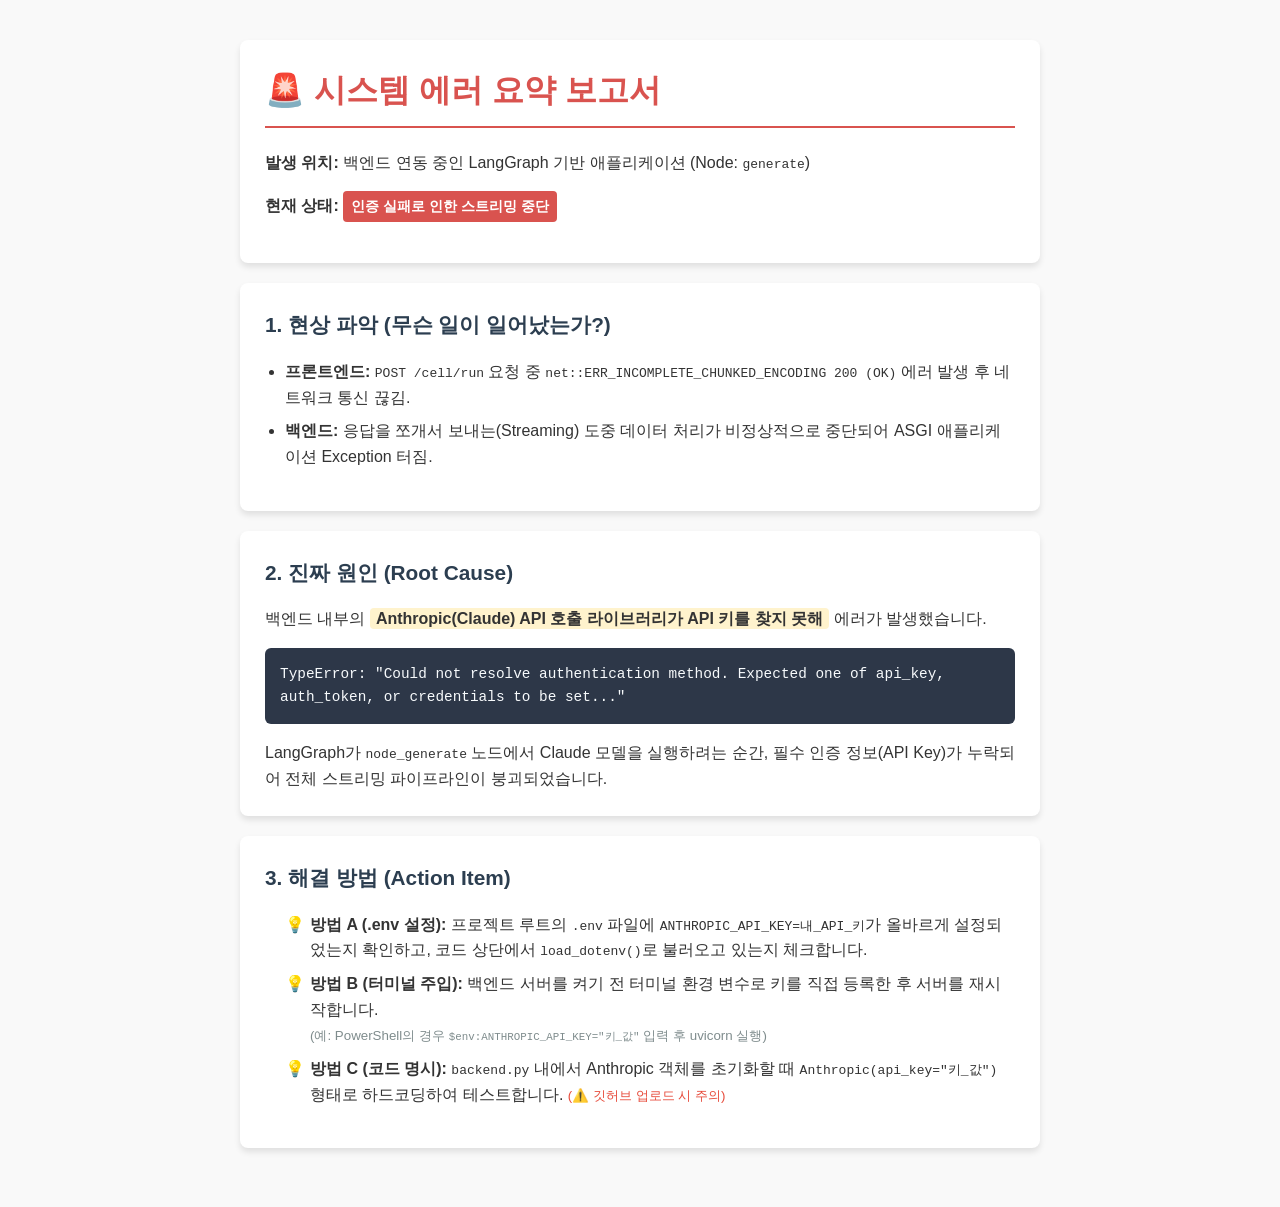
<file: .old/errorlog.html>
<!DOCTYPE html>
<html lang="ko">
<head>
    <meta charset="UTF-8">
    <meta name="viewport" content="width=device-width, initial-scale=1.0">
    <title>시스템 에러 분석 보고서</title>
    <style>
        body {
            font-family: 'Segoe UI', Tahoma, Geneva, Verdana, sans-serif;
            line-height: 1.6;
            color: #333;
            max-width: 800px;
            margin: 20px auto;
            padding: 20px;
            background-color: #f9f9f9;
        }
        .card {
            background: #fff;
            border-radius: 8px;
            box-shadow: 0 4px 6px rgba(0,0,0,0.1);
            padding: 25px;
            margin-bottom: 20px;
        }
        h1 {
            color: #d9534f;
            border-bottom: 2px solid #d9534f;
            padding-bottom: 10px;
            margin-top: 0;
        }
        h2 {
            color: #2c3e50;
            font-size: 1.3em;
            margin-top: 0;
        }
        .status-badge {
            display: inline-block;
            background-color: #d9534f;
            color: white;
            padding: 4px 8px;
            border-radius: 4px;
            font-weight: bold;
            font-size: 0.9em;
        }
        .code-block {
            background-color: #2d3748;
            color: #f7fafc;
            padding: 15px;
            border-radius: 6px;
            font-family: 'Courier New', Courier, monospace;
            font-size: 0.9em;
            overflow-x: auto;
            margin: 10px 0;
        }
        ul {
            padding-left: 20px;
        }
        li {
            margin-bottom: 8px;
        }
        .highlight {
            background-color: #fff3cd;
            padding: 2px 6px;
            border-radius: 4px;
            font-weight: bold;
        }
        .solutions li {
            list-style-type: none;
            position: relative;
            padding-left: 25px;
        }
        .solutions li::before {
            content: "💡";
            position: absolute;
            left: 0;
        }
    </style>
</head>
<body>

    <div class="card">
        <h1>🚨 시스템 에러 요약 보고서</h1>
        <p><strong>발생 위치:</strong> 백엔드 연동 중인 LangGraph 기반 애플리케이션 (Node: <code>generate</code>)</p>
        <p><strong>현재 상태:</strong> <span class="status-badge">인증 실패로 인한 스트리밍 중단</span></p>
    </div>

    <div class="card">
        <h2>1. 현상 파악 (무슨 일이 일어났는가?)</h2>
        <ul>
            <li><strong>프론트엔드:</strong> <code>POST /cell/run</code> 요청 중 <code>net::ERR_INCOMPLETE_CHUNKED_ENCODING 200 (OK)</code> 에러 발생 후 네트워크 통신 끊김.</li>
            <li><strong>백엔드:</strong> 응답을 쪼개서 보내는(Streaming) 도중 데이터 처리가 비정상적으로 중단되어 ASGI 애플리케이션 Exception 터짐.</li>
        </ul>
    </div>

    <div class="card">
        <h2>2. 진짜 원인 (Root Cause)</h2>
        <p>백엔드 내부의 <span class="highlight">Anthropic(Claude) API 호출 라이브러리가 API 키를 찾지 못해</span> 에러가 발생했습니다.</p>
        <div class="code-block">
            TypeError: "Could not resolve authentication method. Expected one of api_key, auth_token, or credentials to be set..."
        </div>
        <p style="margin-bottom: 0;">LangGraph가 <code>node_generate</code> 노드에서 Claude 모델을 실행하려는 순간, 필수 인증 정보(API Key)가 누락되어 전체 스트리밍 파이프라인이 붕괴되었습니다.</p>
    </div>

    <div class="card">
        <h2>3. 해결 방법 (Action Item)</h2>
        <ul class="solutions">
            <li><strong>방법 A (.env 설정):</strong> 프로젝트 루트의 <code>.env</code> 파일에 <code>ANTHROPIC_API_KEY=내_API_키</code>가 올바르게 설정되었는지 확인하고, 코드 상단에서 <code>load_dotenv()</code>로 불러오고 있는지 체크합니다.</li>
            <li><strong>방법 B (터미널 주입):</strong> 백엔드 서버를 켜기 전 터미널 환경 변수로 키를 직접 등록한 후 서버를 재시작합니다.
                <br><small style="color:#7f8c8d;">(예: PowerShell의 경우 <code>$env:ANTHROPIC_API_KEY="키_값"</code> 입력 후 uvicorn 실행)</small>
            </li>
            <li><strong>방법 C (코드 명시):</strong> <code>backend.py</code> 내에서 Anthropic 객체를 초기화할 때 <code>Anthropic(api_key="키_값")</code> 형태로 하드코딩하여 테스트합니다. <small style="color:#e74c3c;">(⚠️ 깃허브 업로드 시 주의)</small></li>
        </ul>
    </div>

</body>
</html>
</file>
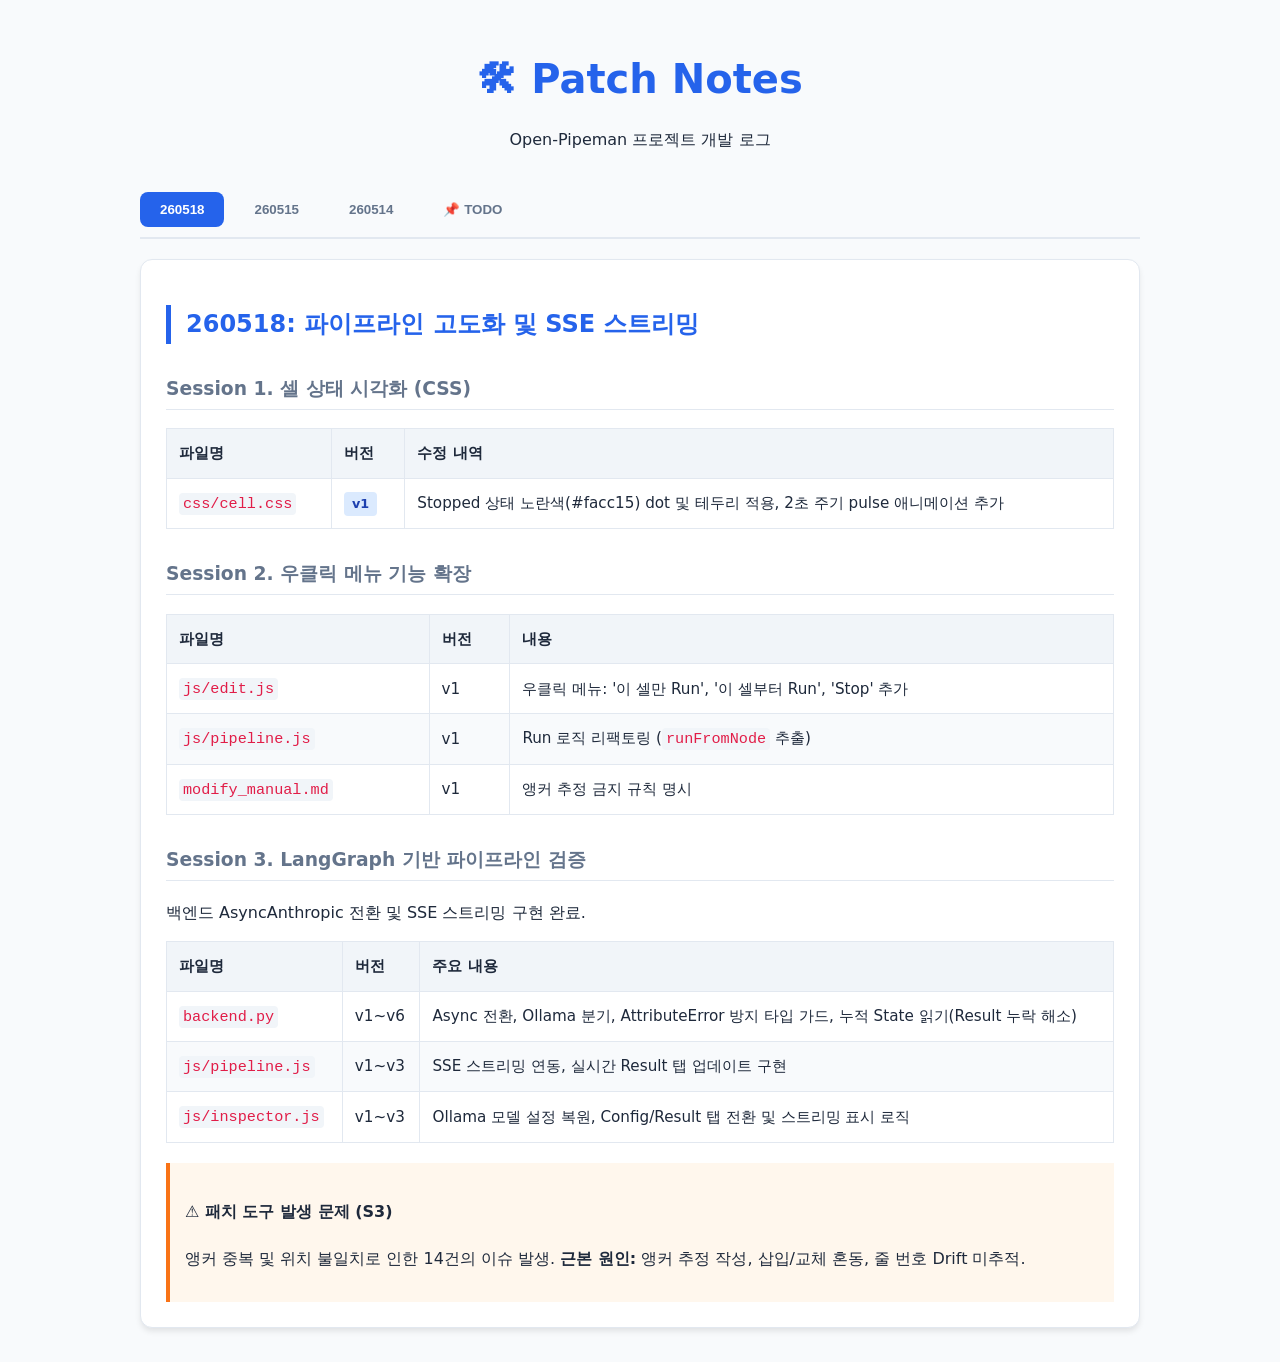
<file: demo_langgra3/patches/20260518.html>
<!DOCTYPE html>
<html lang="ko">
<head>
    <meta charset="UTF-8">
    <meta name="viewport" content="width=device-width, initial-scale=1.0">
    <title>Open-Pipeman Patch Notes</title>
    <style>
        :root {
            --primary: #2563eb;
            --secondary: #64748b;
            --bg: #f8fafc;
            --card-bg: #ffffff;
            --text: #1e293b;
            --border: #e2e8f0;
            --accent: #facc15;
            --danger: #ef4444;
            --success: #10b981;
        }

        body {
            font-family: 'Pretendard', -apple-system, BlinkMacSystemFont, system-ui, Roboto, sans-serif;
            background-color: var(--bg);
            color: var(--text);
            line-height: 1.6;
            margin: 0;
            padding: 20px;
        }

        .container {
            max-width: 1000px;
            margin: 0 auto;
        }

        header {
            text-align: center;
            margin-bottom: 40px;
        }

        header h1 {
            font-size: 2.5rem;
            color: var(--primary);
            margin-bottom: 10px;
        }

        /* Tabs */
        .tabs {
            display: flex;
            gap: 10px;
            margin-bottom: 20px;
            border-bottom: 2px solid var(--border);
            padding-bottom: 10px;
            overflow-x: auto;
        }

        .tab-btn {
            padding: 10px 20px;
            border: none;
            background: none;
            cursor: pointer;
            font-weight: 600;
            color: var(--secondary);
            border-radius: 8px;
            transition: all 0.3s;
            white-space: nowrap;
        }

        .tab-btn:hover {
            background-color: #e2e8f0;
        }

        .tab-btn.active {
            background-color: var(--primary);
            color: white;
        }

        /* Content Area */
        .patch-content {
            display: none;
            animation: fadeIn 0.4s ease;
        }

        .patch-content.active {
            display: block;
        }

        @keyframes fadeIn {
            from { opacity: 0; transform: translateY(10px); }
            to { opacity: 1; transform: translateY(0); }
        }

        .card {
            background: var(--card-bg);
            border: 1px solid var(--border);
            border-radius: 12px;
            padding: 25px;
            margin-bottom: 20px;
            box-shadow: 0 4px 6px -1px rgb(0 0 0 / 0.1);
        }

        h2 { color: var(--primary); border-left: 5px solid var(--primary); padding-left: 15px; }
        h3 { color: var(--secondary); margin-top: 30px; border-bottom: 1px solid var(--border); padding-bottom: 5px; }

        /* Tables */
        .table-container { overflow-x: auto; margin: 15px 0; }
        table {
            width: 100%;
            border-collapse: collapse;
            font-size: 0.95rem;
        }
        th, td {
            padding: 12px;
            border: 1px solid var(--border);
            text-align: left;
        }
        th { background-color: #f1f5f9; font-weight: 600; }
        tr:nth-child(even) { background-color: #f8fafc; }

        /* Status & Badge */
        .badge {
            display: inline-block;
            padding: 2px 8px;
            border-radius: 4px;
            font-size: 0.8rem;
            font-weight: bold;
            margin-right: 5px;
        }
        .badge-ver { background: #dbeafe; color: #1e40af; }
        .badge-fail { background: #fee2e2; color: #991b1b; }

        /* Issue & Root Cause Section */
        .issue-box {
            background-color: #fff7ed;
            border-left: 4px solid #f97316;
            padding: 15px;
            margin-top: 20px;
        }

        .todo-list {
            background-color: #f0f9ff;
            border-left: 4px solid #0ea5e9;
            padding: 15px;
        }

        .todo-list ul { margin: 0; padding-left: 20px; }

        code {
            background: #f1f5f9;
            padding: 2px 4px;
            border-radius: 4px;
            font-family: monospace;
            color: #e11d48;
        }
    </style>
</head>
<body>

<div class="container">
    <header>
        <h1>🛠 Patch Notes</h1>
        <p>Open-Pipeman 프로젝트 개발 로그</p>
    </header>

    <div class="tabs" id="patchTabs">
        <button class="tab-btn active" onclick="showPatch('260518')">260518</button>
        <button class="tab-btn" onclick="showPatch('260515')">260515</button>
        <button class="tab-btn" onclick="showPatch('260514')">260514</button>
        <button class="tab-btn" onclick="showPatch('todo')">📌 TODO</button>
    </div>

    <div id="260518" class="patch-content active">
        <div class="card">
            <h2>260518: 파이프라인 고도화 및 SSE 스트리밍</h2>
            
            <h3>Session 1. 셀 상태 시각화 (CSS)</h3>
            <div class="table-container">
                <table>
                    <thead><tr><th>파일명</th><th>버전</th><th>수정 내역</th></tr></thead>
                    <tbody>
                        <tr>
                            <td><code>css/cell.css</code></td>
                            <td><span class="badge badge-ver">v1</span></td>
                            <td>Stopped 상태 노란색(#facc15) dot 및 테두리 적용, 2초 주기 pulse 애니메이션 추가</td>
                        </tr>
                    </tbody>
                </table>
            </div>

            <h3>Session 2. 우클릭 메뉴 기능 확장</h3>
            <div class="table-container">
                <table>
                    <thead><tr><th>파일명</th><th>버전</th><th>내용</th></tr></thead>
                    <tbody>
                        <tr><td><code>js/edit.js</code></td><td>v1</td><td>우클릭 메뉴: '이 셀만 Run', '이 셀부터 Run', 'Stop' 추가</td></tr>
                        <tr><td><code>js/pipeline.js</code></td><td>v1</td><td>Run 로직 리팩토링 (<code>runFromNode</code> 추출)</td></tr>
                        <tr><td><code>modify_manual.md</code></td><td>v1</td><td>앵커 추정 금지 규칙 명시</td></tr>
                    </tbody>
                </table>
            </div>

            <h3>Session 3. LangGraph 기반 파이프라인 검증</h3>
            <p>백엔드 AsyncAnthropic 전환 및 SSE 스트리밍 구현 완료.</p>
            <div class="table-container">
                <table>
                    <thead><tr><th>파일명</th><th>버전</th><th>주요 내용</th></tr></thead>
                    <tbody>
                        <tr><td><code>backend.py</code></td><td>v1~v6</td><td>Async 전환, Ollama 분기, AttributeError 방지 타입 가드, 누적 State 읽기(Result 누락 해소)</td></tr>
                        <tr><td><code>js/pipeline.js</code></td><td>v1~v3</td><td>SSE 스트리밍 연동, 실시간 Result 탭 업데이트 구현</td></tr>
                        <tr><td><code>js/inspector.js</code></td><td>v1~v3</td><td>Ollama 모델 설정 복원, Config/Result 탭 전환 및 스트리밍 표시 로직</td></tr>
                    </tbody>
                </table>
            </div>

            <div class="issue-box">
                <h4>⚠️ 패치 도구 발생 문제 (S3)</h4>
                <p>앵커 중복 및 위치 불일치로 인한 14건의 이슈 발생. <strong>근본 원인:</strong> 앵커 추정 작성, 삽입/교체 혼동, 줄 번호 Drift 미추적.</p>
            </div>
        </div>
    </div>

    <div id="260515" class="patch-content">
        <div class="card">
            <h2>260515: 연결 모드 UX 개선</h2>
            <ul>
                <li>셀 연결모드 중 이미 연결한 셀을 한번 더 클릭 시 해제하는 기능 추가</li>
            </ul>

            <h3>Session 1 & 2. Run/Stop 및 버그 수정</h3>
            <div class="table-container">
                <table>
                    <thead><tr><th>파일</th><th>버전</th><th>내용</th></tr></thead>
                    <tbody>
                        <tr><td><code>js/canvas.js</code></td><td>v2</td><td>멀티 연결모드에서 이미 연결된 엣지 클릭 시 토글(해제)로 변경</td></tr>
                        <tr><td><code>js/pipeline.js</code></td><td>v1</td><td>Kahn's 알고리즘 기반 순차 실행 및 타이머 기반 Stop 구현</td></tr>
                        <tr><td><code>js/inspector.js</code></td><td>v1</td><td>INPUT/OUTPUT 셀 필수 검사 제외 및 폴백 이름 추가</td></tr>
                    </tbody>
                </table>
            </div>
        </div>
    </div>

    <div id="260514" class="patch-content">
        <div class="card">
            <h2>260514: 복수 선택 및 토큰 최적화</h2>
            <ul>
                <li>드래그로 셀 복수 선택 기능 추가</li>
                <li>J키를 이용한 연결모드(파란 테두리) 진입 기능</li>
                <li><strong>Token 최적화:</strong> <code>structure.md</code>, <code>modify_manual.md</code> 도입으로 필요한 파일만 참고하도록 개선</li>
            </ul>

            <div class="issue-box" style="border-color: var(--danger); background-color: #fef2f2;">
                <h4 style="color: var(--danger);">🛑 Session 3 패치 실패</h4>
                <p>작업물이 완전히 꼬임. Claude의 줄넘버 카운팅 오류 추측. <strong>대응:</strong> 수정 매뉴얼 강화 (JSON Form에 앞 10글자 대조 추가 제안)</p>
            </div>
        </div>
    </div>

    <div id="todo" class="patch-content">
        <div class="card">
            <h2>📌 향후 로드맵 (TODO)</h2>
            <div class="todo-list">
                <ul>
                    <li><strong>의존성 자동 관리:</strong> 시작 셀에서 필요한 라이브러리/버전을 취합하여 통일 및 환경설정 문제 방지</li>
                    <li><strong>가이드라인 정립:</strong> 데이터 흐름에 따른 가공 과정을 직관적으로 이해할 수 있는 셀 배치 방법론 정의</li>
                    <li><strong>UX 제약:</strong> OUTPUT CELL은 J(Join) 모드 진입 차단</li>
                    <li><strong>코드 조립:</strong> 마지막 Output 셀에서 전체 코드 조립 로직 구현</li>
                </ul>
            </div>
        </div>
    </div>
</div>

<script>
    function showPatch(id) {
        // Hide all content
        const contents = document.querySelectorAll('.patch-content');
        contents.forEach(content => content.classList.remove('active'));

        // Deactivate all buttons
        const buttons = document.querySelectorAll('.tab-btn');
        buttons.forEach(btn => btn.classList.remove('active'));

        // Show selected content
        document.getElementById(id).classList.add('active');

        // Activate clicked button
        event.currentTarget.classList.add('active');
    }
</script>

</body>
</html>
</file>
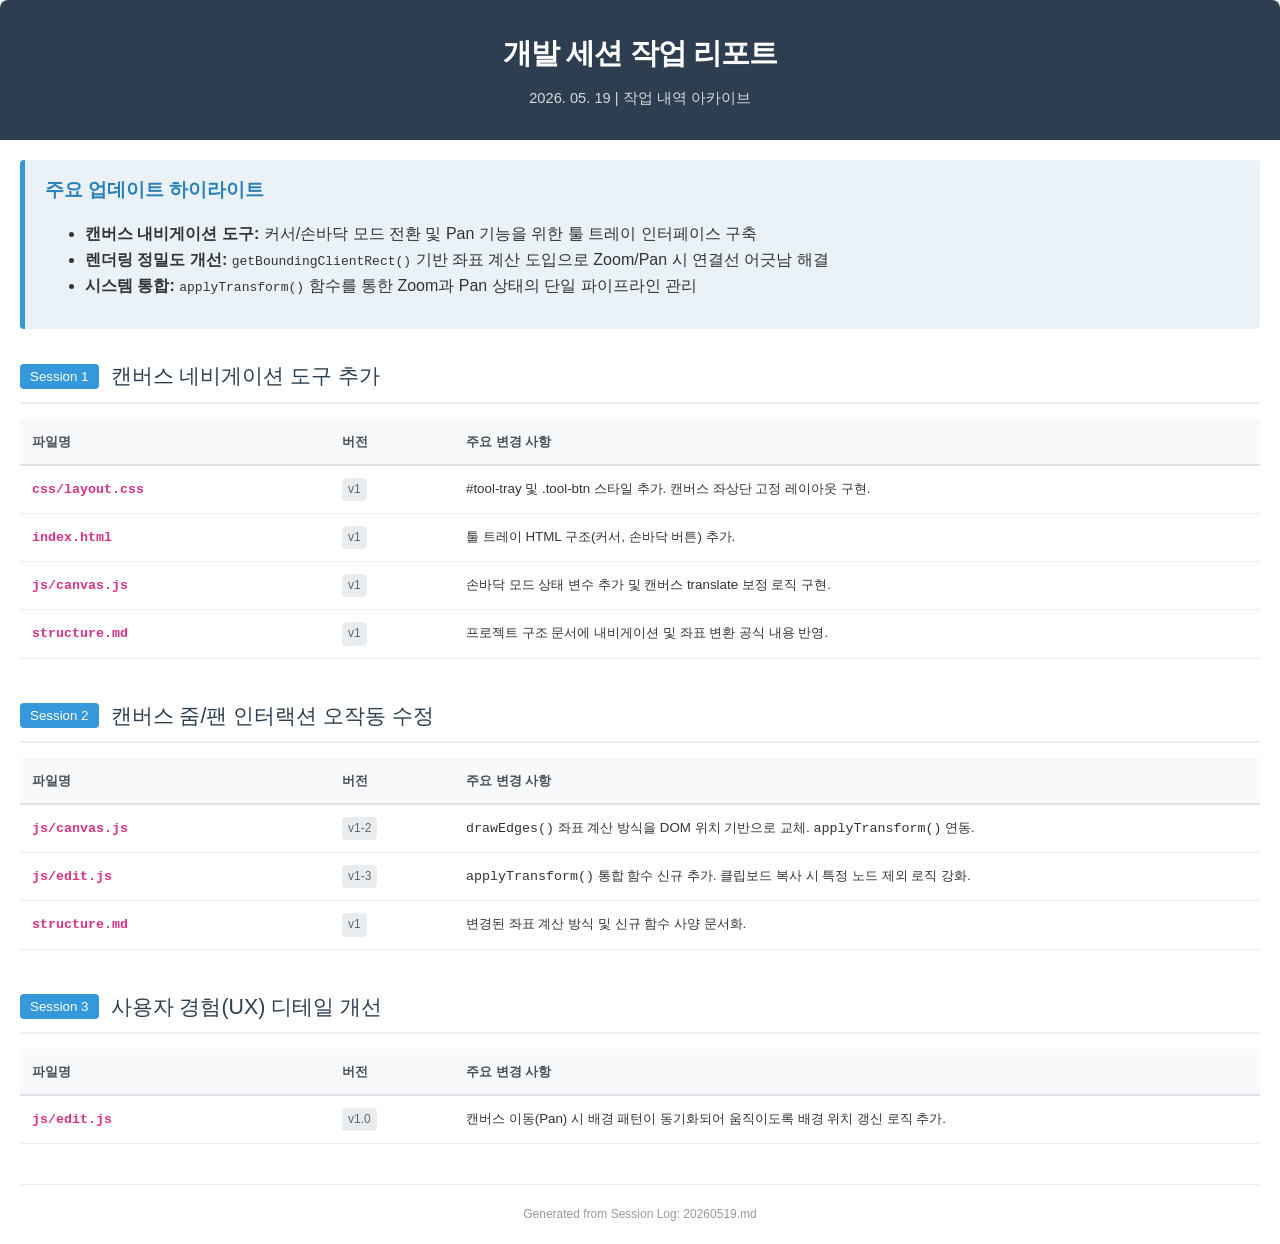
<file: demo_langgra3/docs/archive/patch_note_html/20260519.html>
<!DOCTYPE html>
<html lang="ko">
<head>
    <meta charset="UTF-8">
    <style>
        @page {
            size: A4;
            margin: 15mm;
            background-color: #fcfcfc;
        }
        body {
            font-family: 'Malgun Gothic', 'Apple SD Gothic Neo', sans-serif;
            color: #333;
            line-height: 1.6;
            margin: 0;
            padding: 0;
        }
        .header {
            background-color: #2c3e50;
            color: white;
            padding: 30px;
            text-align: center;
            border-radius: 8px 8px 0 0;
        }
        .header h1 {
            margin: 0;
            font-size: 22pt;
            letter-spacing: -1px;
        }
        .header p {
            margin: 10px 0 0 0;
            opacity: 0.8;
            font-size: 11pt;
        }
        .container {
            padding: 20px;
        }
        .summary-box {
            background-color: #ebf2f7;
            border-left: 5px solid #3498db;
            padding: 15px 20px;
            margin-bottom: 30px;
            border-radius: 4px;
        }
        .summary-box h2 {
            margin-top: 0;
            font-size: 14pt;
            color: #2980b9;
        }
        .session-block {
            margin-bottom: 40px;
            page-break-inside: avoid;
        }
        .session-title {
            font-size: 16pt;
            color: #2c3e50;
            border-bottom: 2px solid #eee;
            padding-bottom: 8px;
            margin-bottom: 15px;
            display: flex;
            align-items: center;
        }
        .session-badge {
            background: #3498db;
            color: white;
            padding: 2px 10px;
            border-radius: 4px;
            font-size: 10pt;
            margin-right: 12px;
            vertical-align: middle;
        }
        table {
            width: 100%;
            border-collapse: collapse;
            margin-top: 10px;
            background: white;
        }
        th {
            background-color: #f8f9fa;
            border-bottom: 2px solid #dee2e6;
            color: #495057;
            font-weight: bold;
            padding: 12px;
            text-align: left;
            font-size: 10pt;
        }
        td {
            padding: 12px;
            border-bottom: 1px solid #eee;
            font-size: 10pt;
            vertical-align: top;
        }
        .file-name {
            font-family: 'Consolas', monospace;
            color: #d63384;
            font-weight: bold;
        }
        .version {
            display: inline-block;
            background: #e9ecef;
            padding: 2px 6px;
            border-radius: 4px;
            font-size: 9pt;
            color: #666;
        }
        .footer {
            text-align: center;
            font-size: 9pt;
            color: #999;
            margin-top: 40px;
            border-top: 1px solid #eee;
            padding-top: 20px;
        }
    </style>
</head>
<body>
    <div class="header">
        <h1>개발 세션 작업 리포트</h1>
        <p>2026. 05. 19 | 작업 내역 아카이브</p>
    </div>

    <div class="container">
        <div class="summary-box">
            <h2>주요 업데이트 하이라이트</h2>
            <ul>
                <li><strong>캔버스 내비게이션 도구:</strong> 커서/손바닥 모드 전환 및 Pan 기능을 위한 툴 트레이 인터페이스 구축</li>
                <li><strong>렌더링 정밀도 개선:</strong> <code>getBoundingClientRect()</code> 기반 좌표 계산 도입으로 Zoom/Pan 시 연결선 어긋남 해결</li>
                <li><strong>시스템 통합:</strong> <code>applyTransform()</code> 함수를 통한 Zoom과 Pan 상태의 단일 파이프라인 관리</li>
            </ul>
        </div>

        <div class="session-block">
            <div class="session-title"><span class="session-badge">Session 1</span> 캔버스 네비게이션 도구 추가</div>
            <table>
                <thead>
                    <tr>
                        <th style="width: 25%;">파일명</th>
                        <th style="width: 10%;">버전</th>
                        <th>주요 변경 사항</th>
                    </tr>
                </thead>
                <tbody>
                    <tr>
                        <td><span class="file-name">css/layout.css</span></td>
                        <td><span class="version">v1</span></td>
                        <td>#tool-tray 및 .tool-btn 스타일 추가. 캔버스 좌상단 고정 레이아웃 구현.</td>
                    </tr>
                    <tr>
                        <td><span class="file-name">index.html</span></td>
                        <td><span class="version">v1</span></td>
                        <td>툴 트레이 HTML 구조(커서, 손바닥 버튼) 추가.</td>
                    </tr>
                    <tr>
                        <td><span class="file-name">js/canvas.js</span></td>
                        <td><span class="version">v1</span></td>
                        <td>손바닥 모드 상태 변수 추가 및 캔버스 translate 보정 로직 구현.</td>
                    </tr>
                    <tr>
                        <td><span class="file-name">structure.md</span></td>
                        <td><span class="version">v1</span></td>
                        <td>프로젝트 구조 문서에 내비게이션 및 좌표 변환 공식 내용 반영.</td>
                    </tr>
                </tbody>
            </table>
        </div>

        <div class="session-block">
            <div class="session-title"><span class="session-badge">Session 2</span> 캔버스 줌/팬 인터랙션 오작동 수정</div>
            <table>
                <thead>
                    <tr>
                        <th style="width: 25%;">파일명</th>
                        <th style="width: 10%;">버전</th>
                        <th>주요 변경 사항</th>
                    </tr>
                </thead>
                <tbody>
                    <tr>
                        <td><span class="file-name">js/canvas.js</span></td>
                        <td><span class="version">v1-2</span></td>
                        <td><code>drawEdges()</code> 좌표 계산 방식을 DOM 위치 기반으로 교체. <code>applyTransform()</code> 연동.</td>
                    </tr>
                    <tr>
                        <td><span class="file-name">js/edit.js</span></td>
                        <td><span class="version">v1-3</span></td>
                        <td><code>applyTransform()</code> 통합 함수 신규 추가. 클립보드 복사 시 특정 노드 제외 로직 강화.</td>
                    </tr>
                    <tr>
                        <td><span class="file-name">structure.md</span></td>
                        <td><span class="version">v1</span></td>
                        <td>변경된 좌표 계산 방식 및 신규 함수 사양 문서화.</td>
                    </tr>
                </tbody>
            </table>
        </div>

        <div class="session-block">
            <div class="session-title"><span class="session-badge">Session 3</span> 사용자 경험(UX) 디테일 개선</div>
            <table>
                <thead>
                    <tr>
                        <th style="width: 25%;">파일명</th>
                        <th style="width: 10%;">버전</th>
                        <th>주요 변경 사항</th>
                    </tr>
                </thead>
                <tbody>
                    <tr>
                        <td><span class="file-name">js/edit.js</span></td>
                        <td><span class="version">v1.0</span></td>
                        <td>캔버스 이동(Pan) 시 배경 패턴이 동기화되어 움직이도록 배경 위치 갱신 로직 추가.</td>
                    </tr>
                </tbody>
            </table>
        </div>

        <div class="footer">
            Generated from Session Log: 20260519.md
        </div>
    </div>
</body>
</html>
</file>
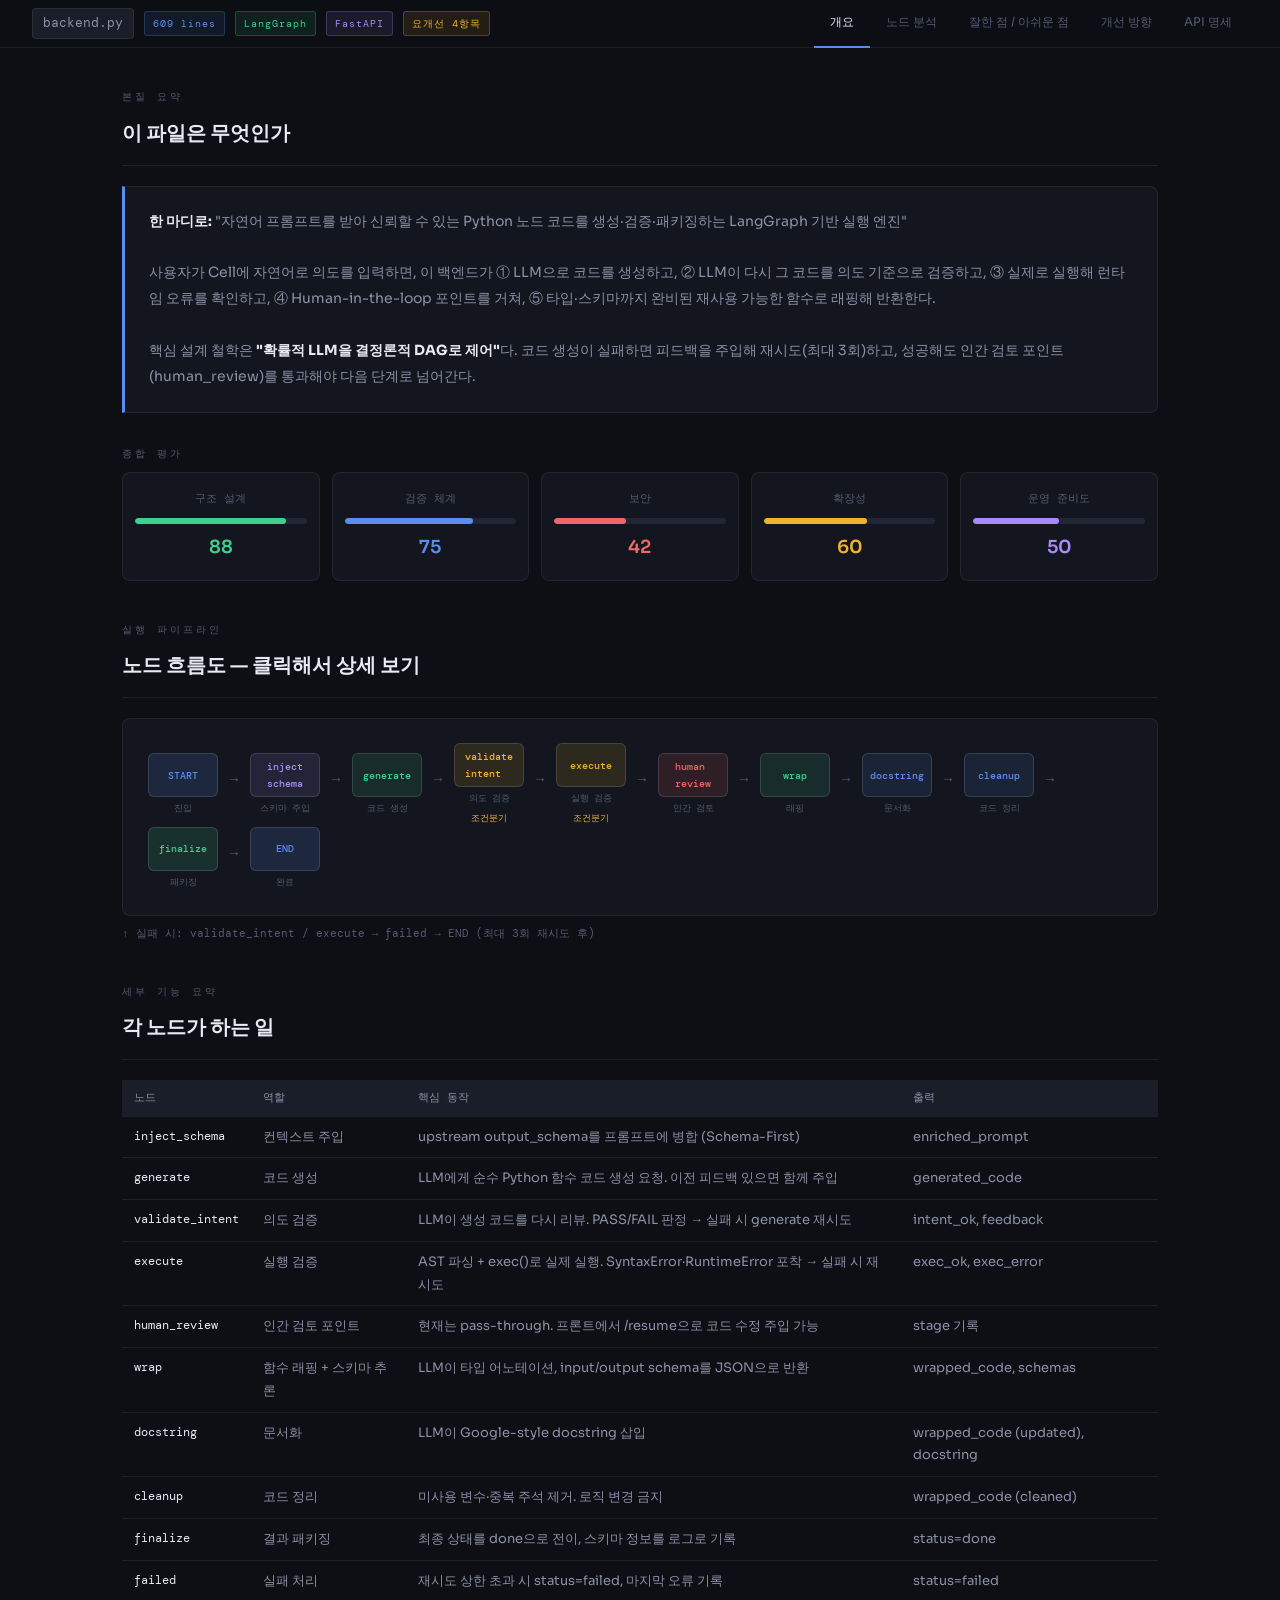
<file: demo_langgra3/docs/archive/ref_html/backend-review.html>
<!DOCTYPE html>
<html lang="ko">
<head>
<meta charset="UTF-8">
<meta name="viewport" content="width=device-width, initial-scale=1.0">
<title>backend.py — 코드 리뷰 리포트</title>
<link rel="preconnect" href="https://fonts.googleapis.com">
<link href="https://fonts.googleapis.com/css2?family=DM+Mono:ital,wght@0,400;0,500;1,400&family=Sora:wght@300;400;500;600&display=swap" rel="stylesheet">
<style>
:root {
  --bg:      #0d0f14;
  --bg2:     #13161e;
  --bg3:     #1a1e29;
  --bg4:     #212636;
  --border:  rgba(255,255,255,0.07);
  --border2: rgba(255,255,255,0.13);
  --text:    #e8eaf2;
  --text2:   #8b90a8;
  --text3:   #555a72;
  --green:   #3ecf8e;
  --green-d: rgba(62,207,142,0.1);
  --red:     #f06565;
  --red-d:   rgba(240,101,101,0.1);
  --amber:   #f0b429;
  --amber-d: rgba(240,180,41,0.1);
  --blue:    #5b8dee;
  --blue-d:  rgba(91,141,238,0.1);
  --violet:  #a78bfa;
  --violet-d:rgba(167,139,250,0.1);
  --mono: 'DM Mono', monospace;
  --sans: 'Sora', sans-serif;
}
*, *::before, *::after { box-sizing: border-box; margin: 0; padding: 0; }
html { scroll-behavior: smooth; }
body {
  background: var(--bg);
  color: var(--text);
  font-family: var(--sans);
  font-size: 14px;
  line-height: 1.75;
}

/* ── TOP BAR ── */
#topbar {
  position: sticky; top: 0; z-index: 100;
  background: rgba(13,15,20,0.92);
  backdrop-filter: blur(12px);
  border-bottom: 1px solid var(--border);
  padding: 0 32px;
  height: 48px;
  display: flex; align-items: center; justify-content: space-between;
}
.tb-left { display: flex; align-items: center; gap: 10px; }
.tb-file {
  font-family: var(--mono); font-size: 13px; color: var(--text2);
  background: var(--bg3); border: 1px solid var(--border);
  padding: 3px 10px; border-radius: 4px;
}
.tb-badge {
  font-family: var(--mono); font-size: 10px; letter-spacing: 1px;
  padding: 3px 8px; border-radius: 3px; border: 1px solid;
}
.badge-ok     { color: var(--green);  background: var(--green-d);  border-color: rgba(62,207,142,0.25); }
.badge-warn   { color: var(--amber);  background: var(--amber-d);  border-color: rgba(240,180,41,0.25); }
.badge-issue  { color: var(--red);    background: var(--red-d);    border-color: rgba(240,101,101,0.25); }
.badge-info   { color: var(--blue);   background: var(--blue-d);   border-color: rgba(91,141,238,0.25); }
.badge-violet { color: var(--violet); background: var(--violet-d); border-color: rgba(167,139,250,0.25); }

.tb-tabs { display: flex; gap: 0; }
.tb-tab {
  font-size: 12px; color: var(--text3); padding: 0 16px; height: 48px;
  display: flex; align-items: center; cursor: pointer; border: none;
  background: transparent; font-family: var(--sans);
  border-bottom: 2px solid transparent; transition: all .2s;
}
.tb-tab:hover { color: var(--text2); }
.tb-tab.active { color: var(--text); border-bottom-color: var(--blue); }

/* ── LAYOUT ── */
.page { max-width: 1100px; margin: 0 auto; padding: 40px 32px 80px; }

/* ── TAB PANELS ── */
.tab-panel { display: none; }
.tab-panel.active { display: block; }

/* ── SECTION ── */
.section {
  margin-bottom: 40px;
  opacity: 0; transform: translateY(16px);
  transition: opacity .5s, transform .5s;
}
.section.visible { opacity: 1; transform: translateY(0); }

.sec-label {
  font-family: var(--mono); font-size: 10px; letter-spacing: 3px;
  color: var(--text3); text-transform: uppercase; margin-bottom: 10px;
}
.sec-title {
  font-size: 20px; font-weight: 600; color: var(--text);
  margin-bottom: 20px; padding-bottom: 14px;
  border-bottom: 1px solid var(--border);
}

/* ── ESSENCE BLOCK ── */
.essence {
  background: var(--bg2); border: 1px solid var(--border);
  border-left: 3px solid var(--blue);
  border-radius: 0 8px 8px 0; padding: 22px 24px;
  font-size: 14px; color: var(--text2); line-height: 1.85;
  margin-bottom: 24px;
}
.essence strong { color: var(--text); }

/* ── PIPELINE VIZ ── */
.pipeline {
  display: flex; align-items: center; flex-wrap: wrap; gap: 0;
  background: var(--bg2); border: 1px solid var(--border);
  border-radius: 8px; padding: 24px 20px; margin-bottom: 8px; overflow-x: auto;
}
.pipe-node {
  display: flex; flex-direction: column; align-items: center;
  gap: 4px; cursor: pointer; transition: transform .15s;
  min-width: 80px;
}
.pipe-node:hover { transform: translateY(-3px); }
.pipe-node:hover .pn-box { border-color: var(--blue); }
.pn-box {
  width: 70px; height: 44px;
  border-radius: 6px; display: flex; align-items: center; justify-content: center;
  font-family: var(--mono); font-size: 10px; font-weight: 500;
  border: 1px solid var(--border2); transition: border-color .2s;
}
.pn-label { font-size: 9px; color: var(--text3); font-family: var(--mono); text-align: center; }
.pipe-arrow { color: var(--text3); font-size: 14px; padding: 0 4px; margin-top: -12px; }
.pipe-cond { font-size: 9px; color: var(--amber); font-family: var(--mono); }

/* node colors */
.pn-start     { background: rgba(91,141,238,0.15); color: var(--blue); }
.pn-schema    { background: rgba(167,139,250,0.12); color: var(--violet); }
.pn-gen       { background: rgba(62,207,142,0.12);  color: var(--green); }
.pn-intent    { background: rgba(240,180,41,0.12);  color: var(--amber); }
.pn-exec      { background: rgba(240,180,41,0.12);  color: var(--amber); }
.pn-human     { background: rgba(240,101,101,0.12); color: var(--red); }
.pn-wrap      { background: rgba(62,207,142,0.12);  color: var(--green); }
.pn-doc       { background: rgba(91,141,238,0.12);  color: var(--blue); }
.pn-clean     { background: rgba(91,141,238,0.12);  color: var(--blue); }
.pn-final     { background: rgba(62,207,142,0.15);  color: var(--green); }
.pn-failed    { background: rgba(240,101,101,0.15); color: var(--red); }
.pn-end       { background: rgba(91,141,238,0.15);  color: var(--blue); }

/* ── NODE DETAIL TOOLTIP ── */
#node-detail {
  background: var(--bg3); border: 1px solid var(--border2);
  border-radius: 8px; padding: 16px 20px; margin-top: 12px;
  font-size: 13px; color: var(--text2); line-height: 1.75;
  display: none;
}
#node-detail.show { display: block; }
#node-detail .nd-title { font-weight: 600; color: var(--text); margin-bottom: 6px; font-size: 14px; }
#node-detail .nd-tag   { font-family: var(--mono); font-size: 10px; }

/* ── NODE INFO TABLE ── */
.node-table { width: 100%; border-collapse: collapse; font-size: 13px; }
.node-table th {
  text-align: left; padding: 8px 12px;
  background: var(--bg3); color: var(--text2);
  font-weight: 500; border-bottom: 1px solid var(--border);
  font-family: var(--mono); font-size: 11px;
}
.node-table td {
  padding: 9px 12px; border-bottom: 1px solid var(--border);
  vertical-align: top; color: var(--text2);
}
.node-table td:first-child { font-family: var(--mono); font-size: 12px; color: var(--text); }
.node-table tr:last-child td { border-bottom: none; }
.node-table tr:hover td { background: var(--bg3); }

/* ── REVIEW CARDS ── */
.review-grid { display: grid; grid-template-columns: 1fr 1fr; gap: 16px; }
.review-card {
  background: var(--bg2); border: 1px solid var(--border);
  border-radius: 8px; overflow: hidden;
  transition: transform .2s, box-shadow .2s;
}
.review-card:hover { transform: translateY(-3px); box-shadow: 0 8px 24px rgba(0,0,0,0.3); }
.rc-header {
  padding: 14px 18px; border-bottom: 1px solid var(--border);
  display: flex; align-items: center; gap: 10px;
}
.rc-icon { font-size: 16px; }
.rc-title { font-size: 13px; font-weight: 600; color: var(--text); }
.rc-body { padding: 16px 18px; font-size: 13px; color: var(--text2); line-height: 1.8; }
.rc-body ul { list-style: none; display: flex; flex-direction: column; gap: 8px; }
.rc-body ul li { display: flex; gap: 10px; align-items: flex-start; }
.li-dot { width: 5px; height: 5px; border-radius: 50%; flex-shrink: 0; margin-top: 8px; }

.rc-good   .rc-header { background: var(--green-d); }
.rc-good   .li-dot { background: var(--green); }
.rc-bad    .rc-header { background: var(--red-d); }
.rc-bad    .li-dot { background: var(--red); }
.rc-warn   .rc-header { background: var(--amber-d); }
.rc-warn   .li-dot { background: var(--amber); }
.rc-info   .rc-header { background: var(--blue-d); }
.rc-info   .li-dot { background: var(--blue); }

/* ── IMPROVEMENT ITEMS ── */
.improve-list { display: flex; flex-direction: column; gap: 14px; }
.improve-item {
  background: var(--bg2); border: 1px solid var(--border);
  border-radius: 8px; overflow: hidden;
  cursor: pointer; transition: border-color .2s;
}
.improve-item:hover { border-color: var(--border2); }
.improve-item.open { border-color: var(--blue); }
.ii-header {
  padding: 14px 18px; display: flex; align-items: center; gap: 12px;
}
.ii-num {
  font-family: var(--mono); font-size: 11px; font-weight: 500;
  padding: 2px 8px; border-radius: 3px; flex-shrink: 0;
}
.ii-title { font-size: 14px; font-weight: 500; color: var(--text); flex: 1; }
.ii-priority { font-family: var(--mono); font-size: 10px; padding: 2px 8px; border-radius: 3px; }
.ii-arrow { color: var(--text3); font-size: 12px; transition: transform .25s; }
.improve-item.open .ii-arrow { transform: rotate(180deg); }
.ii-body {
  display: none; padding: 16px 18px; border-top: 1px solid var(--border);
  background: rgba(0,0,0,0.15);
}
.improve-item.open .ii-body { display: block; }
.ii-section { margin-bottom: 14px; }
.ii-section-label {
  font-family: var(--mono); font-size: 10px; letter-spacing: 2px;
  color: var(--text3); margin-bottom: 6px;
}
.ii-section p { font-size: 13px; color: var(--text2); line-height: 1.8; }
.code-block {
  background: var(--bg); border: 1px solid var(--border);
  border-radius: 6px; padding: 14px 16px;
  font-family: var(--mono); font-size: 12px; color: #a8b5e0;
  line-height: 1.7; overflow-x: auto; white-space: pre; margin-top: 8px;
}
.code-block .cm  { color: var(--text3); }
.code-block .kw  { color: var(--violet); }
.code-block .fn  { color: var(--blue); }
.code-block .st  { color: var(--green); }
.code-block .nu  { color: var(--amber); }

/* ── SCORE PANEL ── */
.score-grid { display: grid; grid-template-columns: repeat(5, 1fr); gap: 12px; margin-bottom: 24px; }
.score-card {
  background: var(--bg2); border: 1px solid var(--border);
  border-radius: 8px; padding: 16px 12px; text-align: center;
}
.score-label { font-size: 11px; color: var(--text3); margin-bottom: 10px; font-family: var(--mono); }
.score-bar-wrap { height: 6px; background: var(--bg4); border-radius: 3px; overflow: hidden; margin-bottom: 8px; }
.score-bar-fill { height: 100%; border-radius: 3px; transition: width .8s cubic-bezier(.2,.8,.3,1); }
.score-val { font-size: 18px; font-weight: 600; }

/* ── API ENDPOINTS ── */
.endpoint-list { display: flex; flex-direction: column; gap: 10px; }
.ep-item {
  background: var(--bg2); border: 1px solid var(--border);
  border-radius: 8px; padding: 14px 18px;
  display: grid; grid-template-columns: 56px 180px 1fr auto; gap: 14px; align-items: center;
}
.ep-method {
  font-family: var(--mono); font-size: 11px; font-weight: 500;
  padding: 3px 8px; border-radius: 3px; text-align: center;
}
.method-post { background: var(--green-d); color: var(--green); }
.method-get  { background: var(--blue-d);  color: var(--blue); }
.ep-path { font-family: var(--mono); font-size: 12px; color: var(--text); }
.ep-desc { font-size: 13px; color: var(--text2); }
.ep-status { font-family: var(--mono); font-size: 10px; }

/* ── SUMMARY TABLE ── */
.summary-table { width: 100%; border-collapse: collapse; }
.summary-table th {
  text-align: left; padding: 10px 14px; background: var(--bg3);
  font-family: var(--mono); font-size: 11px; color: var(--text3);
  border-bottom: 1px solid var(--border);
}
.summary-table td {
  padding: 10px 14px; border-bottom: 1px solid var(--border);
  font-size: 13px; color: var(--text2); vertical-align: top;
}
.summary-table td:first-child { color: var(--text); font-weight: 500; }
.summary-table tr:last-child td { border-bottom: none; }

/* ── RESPONSIVE ── */
@media (max-width: 768px) {
  .review-grid { grid-template-columns: 1fr; }
  .score-grid { grid-template-columns: repeat(3, 1fr); }
  .ep-item { grid-template-columns: 56px 1fr; grid-template-rows: auto auto; }
  .ep-desc, .ep-status { grid-column: span 2; }
}
</style>
</head>
<body>

<!-- TOP BAR -->
<div id="topbar">
  <div class="tb-left">
    <div class="tb-file">backend.py</div>
    <span class="tb-badge badge-info">609 lines</span>
    <span class="tb-badge badge-ok">LangGraph</span>
    <span class="tb-badge badge-violet">FastAPI</span>
    <span class="tb-badge badge-warn">요개선 4항목</span>
  </div>
  <div class="tb-tabs">
    <button class="tb-tab active" onclick="switchTab('overview')">개요</button>
    <button class="tb-tab" onclick="switchTab('nodes')">노드 분석</button>
    <button class="tb-tab" onclick="switchTab('review')">잘한 점 / 아쉬운 점</button>
    <button class="tb-tab" onclick="switchTab('improve')">개선 방향</button>
    <button class="tb-tab" onclick="switchTab('api')">API 명세</button>
  </div>
</div>

<div class="page">

<!-- ═══════════════════════════════════════════════════════ TAB: OVERVIEW -->
<div id="tab-overview" class="tab-panel active">

  <div class="section">
    <div class="sec-label">본질 요약</div>
    <div class="sec-title">이 파일은 무엇인가</div>
    <div class="essence">
      <strong>한 마디로:</strong> "자연어 프롬프트를 받아 신뢰할 수 있는 Python 노드 코드를 생성·검증·패키징하는 LangGraph 기반 실행 엔진"<br><br>
      사용자가 Cell에 자연어로 의도를 입력하면, 이 백엔드가 ① LLM으로 코드를 생성하고, ② LLM이 다시 그 코드를 의도 기준으로 검증하고, ③ 실제로 실행해 런타임 오류를 확인하고, ④ Human-in-the-loop 포인트를 거쳐, ⑤ 타입·스키마까지 완비된 재사용 가능한 함수로 래핑해 반환한다.<br><br>
      핵심 설계 철학은 <strong>"확률적 LLM을 결정론적 DAG로 제어"</strong>다. 코드 생성이 실패하면 피드백을 주입해 재시도(최대 3회)하고, 성공해도 인간 검토 포인트(human_review)를 통과해야 다음 단계로 넘어간다.
    </div>

    <!-- SCORE -->
    <div class="sec-label" style="margin-top:32px">종합 평가</div>
    <div class="score-grid" id="scoreGrid">
      <div class="score-card">
        <div class="score-label">구조 설계</div>
        <div class="score-bar-wrap"><div class="score-bar-fill" style="width:0%; background:var(--green)" data-target="88"></div></div>
        <div class="score-val" style="color:var(--green)">88</div>
      </div>
      <div class="score-card">
        <div class="score-label">검증 체계</div>
        <div class="score-bar-wrap"><div class="score-bar-fill" style="width:0%; background:var(--blue)" data-target="75"></div></div>
        <div class="score-val" style="color:var(--blue)">75</div>
      </div>
      <div class="score-card">
        <div class="score-label">보안</div>
        <div class="score-bar-wrap"><div class="score-bar-fill" style="width:0%; background:var(--red)" data-target="42"></div></div>
        <div class="score-val" style="color:var(--red)">42</div>
      </div>
      <div class="score-card">
        <div class="score-label">확장성</div>
        <div class="score-bar-wrap"><div class="score-bar-fill" style="width:0%; background:var(--amber)" data-target="60"></div></div>
        <div class="score-val" style="color:var(--amber)">60</div>
      </div>
      <div class="score-card">
        <div class="score-label">운영 준비도</div>
        <div class="score-bar-wrap"><div class="score-bar-fill" style="width:0%; background:var(--violet)" data-target="50"></div></div>
        <div class="score-val" style="color:var(--violet)">50</div>
      </div>
    </div>
  </div>

  <div class="section">
    <div class="sec-label">실행 파이프라인</div>
    <div class="sec-title">노드 흐름도 — 클릭해서 상세 보기</div>
    <div class="pipeline">
      <div class="pipe-node" onclick="showNodeDetail('start')">
        <div class="pn-box pn-start">START</div>
        <div class="pn-label">진입</div>
      </div>
      <div class="pipe-arrow">→</div>
      <div class="pipe-node" onclick="showNodeDetail('inject_schema')">
        <div class="pn-box pn-schema">inject<br>schema</div>
        <div class="pn-label">스키마 주입</div>
      </div>
      <div class="pipe-arrow">→</div>
      <div class="pipe-node" onclick="showNodeDetail('generate')">
        <div class="pn-box pn-gen">generate</div>
        <div class="pn-label">코드 생성</div>
      </div>
      <div class="pipe-arrow">→</div>
      <div class="pipe-node" onclick="showNodeDetail('validate_intent')">
        <div class="pn-box pn-intent">validate<br>intent</div>
        <div class="pn-label">의도 검증</div>
        <div class="pn-label pipe-cond">조건분기</div>
      </div>
      <div class="pipe-arrow">→</div>
      <div class="pipe-node" onclick="showNodeDetail('execute')">
        <div class="pn-box pn-exec">execute</div>
        <div class="pn-label">실행 검증</div>
        <div class="pn-label pipe-cond">조건분기</div>
      </div>
      <div class="pipe-arrow">→</div>
      <div class="pipe-node" onclick="showNodeDetail('human_review')">
        <div class="pn-box pn-human">human<br>review</div>
        <div class="pn-label">인간 검토</div>
      </div>
      <div class="pipe-arrow">→</div>
      <div class="pipe-node" onclick="showNodeDetail('wrap')">
        <div class="pn-box pn-wrap">wrap</div>
        <div class="pn-label">래핑</div>
      </div>
      <div class="pipe-arrow">→</div>
      <div class="pipe-node" onclick="showNodeDetail('docstring')">
        <div class="pn-box pn-doc">docstring</div>
        <div class="pn-label">문서화</div>
      </div>
      <div class="pipe-arrow">→</div>
      <div class="pipe-node" onclick="showNodeDetail('cleanup')">
        <div class="pn-box pn-clean">cleanup</div>
        <div class="pn-label">코드 정리</div>
      </div>
      <div class="pipe-arrow">→</div>
      <div class="pipe-node" onclick="showNodeDetail('finalize')">
        <div class="pn-box pn-final">finalize</div>
        <div class="pn-label">패키징</div>
      </div>
      <div class="pipe-arrow">→</div>
      <div class="pipe-node" onclick="showNodeDetail('end')">
        <div class="pn-box pn-end">END</div>
        <div class="pn-label">완료</div>
      </div>
    </div>
    <div style="font-family:var(--mono); font-size:11px; color:var(--text3); margin-bottom:12px">
      ↑ 실패 시: validate_intent / execute → failed → END (최대 3회 재시도 후)
    </div>
    <div id="node-detail"></div>
  </div>

  <div class="section">
    <div class="sec-label">세부 기능 요약</div>
    <div class="sec-title">각 노드가 하는 일</div>
    <table class="node-table">
      <thead>
        <tr>
          <th>노드</th>
          <th>역할</th>
          <th>핵심 동작</th>
          <th>출력</th>
        </tr>
      </thead>
      <tbody>
        <tr><td>inject_schema</td><td>컨텍스트 주입</td><td>upstream output_schema를 프롬프트에 병합 (Schema-First)</td><td>enriched_prompt</td></tr>
        <tr><td>generate</td><td>코드 생성</td><td>LLM에게 순수 Python 함수 코드 생성 요청. 이전 피드백 있으면 함께 주입</td><td>generated_code</td></tr>
        <tr><td>validate_intent</td><td>의도 검증</td><td>LLM이 생성 코드를 다시 리뷰. PASS/FAIL 판정 → 실패 시 generate 재시도</td><td>intent_ok, feedback</td></tr>
        <tr><td>execute</td><td>실행 검증</td><td>AST 파싱 + exec()로 실제 실행. SyntaxError·RuntimeError 포착 → 실패 시 재시도</td><td>exec_ok, exec_error</td></tr>
        <tr><td>human_review</td><td>인간 검토 포인트</td><td>현재는 pass-through. 프론트에서 /resume으로 코드 수정 주입 가능</td><td>stage 기록</td></tr>
        <tr><td>wrap</td><td>함수 래핑 + 스키마 추론</td><td>LLM이 타입 어노테이션, input/output schema를 JSON으로 반환</td><td>wrapped_code, schemas</td></tr>
        <tr><td>docstring</td><td>문서화</td><td>LLM이 Google-style docstring 삽입</td><td>wrapped_code (updated), docstring</td></tr>
        <tr><td>cleanup</td><td>코드 정리</td><td>미사용 변수·중복 주석 제거. 로직 변경 금지</td><td>wrapped_code (cleaned)</td></tr>
        <tr><td>finalize</td><td>결과 패키징</td><td>최종 상태를 done으로 전이, 스키마 정보를 로그로 기록</td><td>status=done</td></tr>
        <tr><td>failed</td><td>실패 처리</td><td>재시도 상한 초과 시 status=failed, 마지막 오류 기록</td><td>status=failed</td></tr>
      </tbody>
    </table>
  </div>

</div>

<!-- ═══════════════════════════════════════════════════════ TAB: NODES -->
<div id="tab-nodes" class="tab-panel">

  <div class="section">
    <div class="sec-label">LLM 호출 분석</div>
    <div class="sec-title">파이프라인 내 LLM 호출 횟수</div>
    <div class="essence">
      셀 하나를 처음 실행할 때 <strong>최소 5회, 최대 9회</strong>의 LLM 호출이 발생한다.<br>
      (generate + validate_intent + wrap + docstring + cleanup) × 재시도
    </div>
    <table class="node-table">
      <thead>
        <tr><th>노드</th><th>LLM 호출</th><th>모델 분기</th><th>max_tokens</th><th>비고</th></tr>
      </thead>
      <tbody>
        <tr><td>generate</td><td>✅ 1회</td><td>Anthropic / Ollama</td><td>2048</td><td>재시도 시 +1회</td></tr>
        <tr><td>validate_intent</td><td>✅ 1회</td><td>동일 모델</td><td>256</td><td>PASS/FAIL 판정만</td></tr>
        <tr><td>wrap</td><td>✅ 1회</td><td>동일 모델</td><td>2048</td><td>JSON 출력 필수</td></tr>
        <tr><td>docstring</td><td>✅ 1회</td><td>동일 모델</td><td>2048</td><td>Google-style</td></tr>
        <tr><td>cleanup</td><td>✅ 1회</td><td>동일 모델</td><td>2048</td><td>로직 변경 금지</td></tr>
      </tbody>
    </table>
  </div>

  <div class="section">
    <div class="sec-label">재시도 로직</div>
    <div class="sec-title">retry_count 흐름</div>
    <div class="essence">
      <code style="color:var(--green); font-family:var(--mono)">retry_count</code>는 <strong>validate_intent</strong>와 <strong>execute</strong> 두 노드에서 각각 누적된다.<br>
      문제: 두 노드가 카운터를 <strong>공유</strong>하므로, 의도 실패 2회 + 실행 실패 1회 = 총 3회로 조기 종료될 수 있다. 실질적 재시도 기회가 기대보다 적다.
    </div>
    <div class="code-block"><span class="cm"># edge_after_intent</span>
<span class="kw">def</span> <span class="fn">edge_after_intent</span>(state):
    <span class="kw">if</span> state[<span class="st">"retry_count"</span>] >= <span class="nu">3</span>:   <span class="cm"># ← intent+exec 합산 카운트</span>
        <span class="kw">return</span> <span class="st">"failed"</span>
    <span class="kw">if not</span> state[<span class="st">"intent_ok"</span>]:
        <span class="kw">return</span> <span class="st">"generate"</span>
    <span class="kw">return</span> <span class="st">"execute"</span></div>
  </div>

  <div class="section">
    <div class="sec-label">Human-in-the-loop 실제 동작</div>
    <div class="sec-title">현재 node_human_review의 한계</div>
    <div class="essence">
      현재 <code style="font-family:var(--mono); color:var(--red)">node_human_review</code>는 <strong>pass-through 노드</strong>다. 코드가 실행 통과되면 인간 확인 없이 자동으로 wrap으로 넘어간다.<br><br>
      명세에는 "Human-in-the-loop(일시정지 및 개입)"이 목표로 적혀 있지만, 현재 구현은 <strong>/cell/stop → /cell/resume</strong> 흐름을 프론트가 명시적으로 호출해야만 개입이 이루어진다. 즉 백엔드가 자동으로 멈추지 않는다.
    </div>
  </div>

</div>

<!-- ═══════════════════════════════════════════════════════ TAB: REVIEW -->
<div id="tab-review" class="tab-panel">

  <div class="section">
    <div class="sec-label">코드 리뷰</div>
    <div class="sec-title">잘한 점 / 아쉬운 점</div>
    <div class="review-grid">

      <div class="review-card rc-good">
        <div class="rc-header">
          <div class="rc-icon">✅</div>
          <div class="rc-title">잘한 점 — 구조 설계</div>
        </div>
        <div class="rc-body"><ul>
          <li><div class="li-dot"></div>LangGraph의 DAG + MemorySaver 체크포인터 조합으로 상태를 노드 간에 안전하게 전달. 중간 실패 시 체크포인트에서 재개 가능한 구조.</li>
          <li><div class="li-dot"></div>지연 초기화(Lazy Init)로 API 키 없이도 서버가 뜬다. 개발 환경에서의 DX가 좋다.</li>
          <li><div class="li-dot"></div>모델명 prefix로 Anthropic/Ollama를 자동 분기. 로컬 모델 교체가 쉽고 테스트하기 유리하다.</li>
          <li><div class="li-dot"></div>SSE 스트리밍으로 각 단계(stage_start, log, result, done)를 실시간 전달. 프론트가 진행 상황을 즉각 반영할 수 있다.</li>
          <li><div class="li-dot"></div>Schema-First 설계: upstream_schema를 프롬프트에 주입해 셀 간 I/O 타입 연속성을 보장한다.</li>
        </ul></div>
      </div>

      <div class="review-card rc-bad">
        <div class="rc-header">
          <div class="rc-icon">⚠️</div>
          <div class="rc-title">아쉬운 점 — 보안 · 안정성</div>
        </div>
        <div class="rc-body"><ul>
          <li><div class="li-dot"></div><strong>exec()가 격리되지 않음.</strong> namespace를 분리해도 os, subprocess, sys 등 위험 모듈에 대한 접근 차단이 없다. 악성 코드가 호스트에 영향을 줄 수 있다.</li>
          <li><div class="li-dot"></div><strong>node_human_review가 pass-through.</strong> 명세의 HITL 개념과 달리, 현재는 인간이 개입하지 않아도 자동으로 wrap으로 진행된다.</li>
          <li><div class="li-dot"></div><strong>retry_count가 intent·exec 구분 없이 합산.</strong> 의도 검증 실패와 실행 실패가 같은 카운터를 공유해 재시도 기회가 예상보다 줄어든다.</li>
          <li><div class="li-dot"></div><strong>CORS가 allow_origins=["*"].</strong> 프로덕션에서 모든 오리진 허용은 보안 위험. 개발 편의용으로만 허용해야 한다.</li>
          <li><div class="li-dot"></div><strong>MemorySaver는 프로세스 재시작 시 소멸.</strong> 서버 재시작 시 실행 중이던 셀 상태가 전부 사라진다.</li>
        </ul></div>
      </div>

      <div class="review-card rc-warn">
        <div class="rc-header">
          <div class="rc-icon">🔍</div>
          <div class="rc-title">아쉬운 점 — 기능 완성도</div>
        </div>
        <div class="rc-body"><ul>
          <li><div class="li-dot"></div>wrap 노드의 JSON 파싱 실패 시 폴백(fallback)이 빈 스키마({})로 처리된다. 스키마 없는 노드가 파이프라인에 연결되면 다운스트림이 조용히 깨진다.</li>
          <li><div class="li-dot"></div>validate_intent가 LLM에게 LLM 코드를 리뷰시키는 구조. 같은 모델이 생성하고 검증하므로 같은 편향(bias)을 공유할 가능성이 높다.</li>
          <li><div class="li-dot"></div>cleanup 노드가 LLM 호출 1회를 소비하는데, 이는 AST 기반 정적 분석(예: autoflake, isort)으로 대체하면 속도와 비용을 모두 줄일 수 있다.</li>
          <li><div class="li-dot"></div>실행 검증(execute)이 함수 호출이 아닌 코드 로드만 테스트. 실제 인자를 넣어 return 값이 올바른지는 검증하지 않는다.</li>
        </ul></div>
      </div>

      <div class="review-card rc-info">
        <div class="rc-header">
          <div class="rc-icon">💡</div>
          <div class="rc-title">주목할 점 — 설계 의도</div>
        </div>
        <div class="rc-body"><ul>
          <li><div class="li-dot"></div>stream_log를 Annotated[list[str], lambda a, b: a+b]로 선언해 LangGraph의 reducer 패턴으로 로그를 누적. 노드 순서와 무관하게 전체 로그 추적이 가능하다.</li>
          <li><div class="li-dot"></div>_sse() 헬퍼 함수로 SSE 포맷을 추상화. 이벤트 타입(stage_start/log/result/done)이 명확히 분리되어 있어 프론트 파싱이 깔끔하다.</li>
          <li><div class="li-dot"></div>/cell/resume에서 update_state + as_node="human_review"를 활용해 인간이 수정한 코드를 체크포인트에 직접 주입하는 방식이 올바르다.</li>
          <li><div class="li-dot"></div>on_chain_end에서 누락될 수 있는 누적 필드를 get_state()로 직접 읽는 처리가 꼼꼼하다 (주석으로도 이유를 설명함).</li>
        </ul></div>
      </div>

    </div>
  </div>

</div>

<!-- ═══════════════════════════════════════════════════════ TAB: IMPROVE -->
<div id="tab-improve" class="tab-panel">

  <div class="section">
    <div class="sec-label">개선 방향 — 우선순위 순</div>
    <div class="sec-title">4가지 핵심 개선 항목</div>
    <div class="improve-list">

      <!-- 1 -->
      <div class="improve-item" onclick="toggleImprove(this)">
        <div class="ii-header">
          <div class="ii-num badge-issue" style="border:none; padding:3px 10px">P1</div>
          <div class="ii-title">exec() 샌드박스 격리 — 보안 위험 제거</div>
          <div class="ii-priority badge-issue" style="border:none">즉시 필요</div>
          <div class="ii-arrow">↓</div>
        </div>
        <div class="ii-body">
          <div class="ii-section">
            <div class="ii-section-label">문제</div>
            <p>현재 exec()는 namespace를 분리하지만, 격리된 환경이 아니다. 생성된 코드에서 <code style="color:var(--red); font-family:var(--mono)">import os; os.system("rm -rf /")</code>를 막을 방법이 없다.</p>
          </div>
          <div class="ii-section">
            <div class="ii-section-label">개선 방향</div>
            <p>단기: <strong>RestrictedPython</strong>으로 허용 빌트인(builtins)만 노출하는 화이트리스트 방식 적용.<br>
            중기: <strong>subprocess + Docker 컨테이너</strong> 또는 <strong>e2b sandbox</strong>에서 코드를 실행하고 결과만 수신.</p>
          </div>
          <div class="code-block"><span class="cm"># 단기 적용 예시 — RestrictedPython</span>
<span class="kw">from</span> RestrictedPython <span class="kw">import</span> compile_restricted, safe_globals

safe_ns = {<span class="st">"__builtins__"</span>: safe_globals[<span class="st">"__builtins__"</span>]}
byte_code = compile_restricted(code, <span class="st">"&lt;cell&gt;"</span>, <span class="st">"exec"</span>)
exec(byte_code, safe_ns)  <span class="cm"># os, sys 접근 불가</span></div>
        </div>
      </div>

      <!-- 2 -->
      <div class="improve-item" onclick="toggleImprove(this)">
        <div class="ii-header">
          <div class="ii-num badge-warn" style="border:none; padding:3px 10px">P2</div>
          <div class="ii-title">node_human_review를 실제 중단점(Interrupt)으로 구현</div>
          <div class="ii-priority badge-warn" style="border:none">프론트 연동 전 필요</div>
          <div class="ii-arrow">↓</div>
        </div>
        <div class="ii-body">
          <div class="ii-section">
            <div class="ii-section-label">문제</div>
            <p>현재 human_review는 아무 동작 없이 통과한다. "Human-in-the-loop"이라는 명세 목표와 불일치. 프론트에서 Stop을 누르지 않는 한 인간이 개입할 수 없다.</p>
          </div>
          <div class="ii-section">
            <div class="ii-section-label">개선 방향</div>
            <p>LangGraph의 <code style="font-family:var(--mono); color:var(--blue)">interrupt()</code>를 human_review 노드에 적용하면, 이 시점에 그래프가 자동으로 일시정지하고 프론트에 paused 이벤트를 SSE로 전달한다. 이후 /resume 호출 시 재개.</p>
          </div>
          <div class="code-block"><span class="kw">from</span> langgraph.types <span class="kw">import</span> interrupt

<span class="kw">async def</span> <span class="fn">node_human_review</span>(state):
    <span class="cm"># 이 시점에 그래프가 자동 일시정지</span>
    human_input = interrupt({
        <span class="st">"code"</span>: state[<span class="st">"generated_code"</span>],
        <span class="st">"message"</span>: <span class="st">"코드를 검토하고 승인하거나 수정하세요"</span>
    })
    <span class="kw">return</span> {
        <span class="st">"generated_code"</span>: human_input.get(<span class="st">"updated_code"</span>) <span class="kw">or</span> state[<span class="st">"generated_code"</span>],
        <span class="st">"stage"</span>: <span class="st">"human_review"</span>,
    }</div>
        </div>
      </div>

      <!-- 3 -->
      <div class="improve-item" onclick="toggleImprove(this)">
        <div class="ii-header">
          <div class="ii-num badge-warn" style="border:none; padding:3px 10px">P3</div>
          <div class="ii-title">retry_count를 intent / exec 별로 분리</div>
          <div class="ii-priority badge-warn" style="border:none">로직 버그 수정</div>
          <div class="ii-arrow">↓</div>
        </div>
        <div class="ii-body">
          <div class="ii-section">
            <div class="ii-section-label">문제</div>
            <p>의도 검증 실패 2회 + 실행 실패 1회를 합산해 3회로 처리한다. 사용자 입장에서 실행 실패는 단 1번의 재시도 기회만 얻게 되어 기대보다 조기 종료된다.</p>
          </div>
          <div class="ii-section">
            <div class="ii-section-label">개선 방향</div>
            <p>CellState에 <code style="font-family:var(--mono); color:var(--green)">intent_retry</code>와 <code style="font-family:var(--mono); color:var(--green)">exec_retry</code>를 별도로 선언하고, 각 엣지 함수에서 독립적으로 체크한다.</p>
          </div>
          <div class="code-block"><span class="cm"># CellState 수정</span>
intent_retry_count: int   <span class="cm"># validate_intent 전용</span>
exec_retry_count: int     <span class="cm"># execute 전용</span>

<span class="cm"># 각 엣지 함수도 독립 체크</span>
<span class="kw">def</span> <span class="fn">edge_after_intent</span>(state):
    <span class="kw">if</span> state[<span class="st">"intent_retry_count"</span>] >= MAX_INTENT_RETRIES:
        <span class="kw">return</span> <span class="st">"failed"</span>
    ...

<span class="kw">def</span> <span class="fn">edge_after_execute</span>(state):
    <span class="kw">if</span> state[<span class="st">"exec_retry_count"</span>] >= MAX_RETRIES:
        <span class="kw">return</span> <span class="st">"failed"</span>
    ...</div>
        </div>
      </div>

      <!-- 4 -->
      <div class="improve-item" onclick="toggleImprove(this)">
        <div class="ii-header">
          <div class="ii-num badge-info" style="border:none; padding:3px 10px">P4</div>
          <div class="ii-title">cleanup 노드를 AST 정적 분석으로 교체 + 실행 검증 강화</div>
          <div class="ii-priority badge-info" style="border:none">성능 · 품질 개선</div>
          <div class="ii-arrow">↓</div>
        </div>
        <div class="ii-body">
          <div class="ii-section">
            <div class="ii-section-label">문제 ①  cleanup LLM 호출</div>
            <p>미사용 변수 제거, import 정리는 LLM 없이도 정적 분석 도구로 처리 가능하다. LLM 호출 1회를 아끼면 비용과 지연 시간이 줄어든다.</p>
          </div>
          <div class="ii-section">
            <div class="ii-section-label">문제 ②  execute가 로드만 테스트</div>
            <p>실제 함수 호출 없이 코드가 실행 가능한지만 본다. 사용자가 샘플 I/O를 제공하면, 해당 인자로 실제 호출해 return 값이 expected output과 일치하는지 검증해야 명세의 "자동 검증 시스템"이 완성된다.</p>
          </div>
          <div class="code-block"><span class="cm"># cleanup 교체</span>
<span class="kw">import</span> autoflake, black

cleaned = autoflake.fix_code(code, remove_unused_imports=<span class="nu">True</span>)
cleaned = black.format_str(cleaned, mode=black.Mode())

<span class="cm"># execute 강화 — 샘플 I/O 테스트</span>
<span class="kw">if</span> sample_inputs:
    fn_name = list(namespace.keys())[-<span class="nu">1</span>]
    result = namespace[fn_name](**sample_inputs)
    assert result == expected_output, <span class="fn">f</span><span class="st">"expected {expected_output}, got {result}"</span></div>
        </div>
      </div>

    </div>
  </div>

</div>

<!-- ═══════════════════════════════════════════════════════ TAB: API -->
<div id="tab-api" class="tab-panel">

  <div class="section">
    <div class="sec-label">FastAPI 엔드포인트</div>
    <div class="sec-title">API 명세</div>
    <div class="endpoint-list">
      <div class="ep-item">
        <div class="ep-method method-post">POST</div>
        <div class="ep-path">/cell/run</div>
        <div class="ep-desc">셀 실행 시작. SSE 스트림으로 stage_start → log → result → done 이벤트를 순서대로 전달한다.</div>
        <div class="ep-status badge-ok" style="border:none">✅ 구현 완료</div>
      </div>
      <div class="ep-item">
        <div class="ep-method method-post">POST</div>
        <div class="ep-path">/cell/stop/{cell_id}</div>
        <div class="ep-desc">실행 중인 셀을 paused로 전이. 체크포인트는 MemorySaver에 보존된다. ⚠ 현재 그래프 실행을 즉시 중단하지는 않음.</div>
        <div class="ep-status badge-warn" style="border:none">⚠ 부분 구현</div>
      </div>
      <div class="ep-item">
        <div class="ep-method method-post">POST</div>
        <div class="ep-path">/cell/resume</div>
        <div class="ep-desc">일시정지된 셀을 재개. updated_code를 body에 포함하면 human_review 노드로 수정 코드를 주입한다.</div>
        <div class="ep-status badge-ok" style="border:none">✅ 구현 완료</div>
      </div>
      <div class="ep-item">
        <div class="ep-method method-get">GET</div>
        <div class="ep-path">/cell/state/{cell_id}</div>
        <div class="ep-desc">현재 셀의 체크포인트 스냅샷을 반환. status, code, docstring, schemas, logs 포함.</div>
        <div class="ep-status badge-ok" style="border:none">✅ 구현 완료</div>
      </div>
    </div>
  </div>

  <div class="section">
    <div class="sec-label">SSE 이벤트 타입</div>
    <div class="sec-title">프론트가 수신하는 이벤트</div>
    <table class="summary-table">
      <thead><tr><th>event</th><th>data 구조</th><th>발생 시점</th></tr></thead>
      <tbody>
        <tr><td>stage_start</td><td>{"stage": "generate"}</td><td>각 노드 실행 시작 시</td></tr>
        <tr><td>log</td><td>{"logs": ["[generate] ..."]}</td><td>각 노드 완료 후 stream_log 전달</td></tr>
        <tr><td>result</td><td>{cell_id, status, code, docstring, schemas, logs}</td><td>status가 done 또는 failed일 때</td></tr>
        <tr><td>done</td><td>{}</td><td>스트림 종료 신호</td></tr>
      </tbody>
    </table>
  </div>

  <div class="section">
    <div class="sec-label">분석 API 연동 제안</div>
    <div class="sec-title">오늘 만든 분석 API와 연결 포인트</div>
    <div class="essence">
      <strong>연결 포인트:</strong> human_review 노드 또는 finalize 노드에서 분석 API를 호출하면, 생성된 코드·스키마·실행 결과를 자동으로 신뢰도 평가하고 warn/err 항목을 SSE로 프론트에 전달할 수 있다.<br><br>
      예: confidence가 0.7 미만이면 human_review에서 자동 interrupt() 발동 → 프론트 대시보드에 검증 요청 표시.
    </div>
    <table class="summary-table">
      <thead><tr><th>연결 위치</th><th>역할</th><th>효과</th></tr></thead>
      <tbody>
        <tr><td>human_review 진입 전</td><td>생성 코드 신뢰도 평가</td><td>confidence 낮으면 자동 중단, 높으면 자동 통과</td></tr>
        <tr><td>finalize 직전</td><td>최종 결과물 요약</td><td>output_schema, docstring 품질을 점수화해 프론트에 표시</td></tr>
        <tr><td>failed 노드</td><td>실패 원인 분류</td><td>intent_fail / exec_fail / timeout을 자동 태깅해 재시도 전략 제안</td></tr>
      </tbody>
    </table>
  </div>

</div>

</div><!-- /page -->

<script>
// ── TAB SWITCHING ─────────────────────────────────────────
function switchTab(name) {
  document.querySelectorAll('.tab-panel').forEach(p => p.classList.remove('active'));
  document.querySelectorAll('.tb-tab').forEach(t => t.classList.remove('active'));
  document.getElementById('tab-' + name).classList.add('active');
  event.currentTarget.classList.add('active');
  // re-trigger visible animations
  setTimeout(() => {
    document.querySelectorAll('#tab-' + name + ' .section').forEach(s => {
      s.classList.remove('visible');
      void s.offsetWidth;
      s.classList.add('visible');
    });
  }, 30);
}

// ── INTERSECTION OBSERVER ─────────────────────────────────
const obs = new IntersectionObserver(entries => {
  entries.forEach(e => { if (e.isIntersecting) e.target.classList.add('visible'); });
}, { threshold: 0.08 });
document.querySelectorAll('.section').forEach(s => obs.observe(s));

// ── SCORE BAR ANIMATION ───────────────────────────────────
const scoreObs = new IntersectionObserver(entries => {
  entries.forEach(e => {
    if (e.isIntersecting) {
      e.target.querySelectorAll('.score-bar-fill').forEach(bar => {
        bar.style.width = bar.dataset.target + '%';
      });
    }
  });
}, { threshold: 0.3 });
document.querySelectorAll('#scoreGrid').forEach(el => scoreObs.observe(el));

// ── NODE DETAIL ───────────────────────────────────────────
const NODE_INFO = {
  start:           { title: 'START', color: 'var(--blue)',   desc: 'RunCellRequest를 받아 초기 CellState를 구성하고 파이프라인에 진입한다. cell_id가 thread_id로 사용된다.' },
  inject_schema:   { title: 'inject_schema', color: 'var(--violet)', desc: 'upstream_schema(이전 셀 output)를 프롬프트 말미에 [SCHEMA CONTEXT]로 병합한다. Schema-First 원칙의 실현 포인트.' },
  generate:        { title: 'generate', color: 'var(--green)', desc: 'LLM에게 순수 Python 함수 코드를 생성하도록 요청한다. 이전 intent_feedback 또는 exec_error가 있으면 [PREVIOUS FEEDBACK]으로 주입해 재시도한다.' },
  validate_intent: { title: 'validate_intent', color: 'var(--amber)', desc: 'LLM이 생성된 코드를 사용자 의도와 비교해 PASS/FAIL을 판정한다. FAIL이면 generate로 재시도. retry_count >= MAX_RETRIES면 failed로 전이.' },
  execute:         { title: 'execute', color: 'var(--amber)', desc: 'AST 파싱 후 exec()로 코드를 격리 namespace에서 실행한다. SyntaxError, RuntimeError를 포착해 exec_error에 저장. 실패 시 generate로 재시도.' },
  human_review:    { title: 'human_review ⚠', color: 'var(--red)', desc: '현재는 pass-through 노드. 명세의 HITL 목표와 달리 자동으로 wrap으로 진행한다. interrupt() 적용이 필요한 개선 포인트.' },
  wrap:            { title: 'wrap', color: 'var(--green)', desc: 'LLM이 코드를 단일 함수/클래스로 래핑하고 input_schema, output_schema를 JSON으로 반환한다. Schema-First 파이프라인의 핵심 출력.' },
  docstring:       { title: 'docstring', color: 'var(--blue)', desc: 'LLM이 wrapped_code에 Google-style docstring(summary, Args, Returns, Raises)을 삽입한다.' },
  cleanup:         { title: 'cleanup', color: 'var(--blue)', desc: 'LLM이 미사용 변수, 불필요한 주석을 제거한다. ⚠ LLM 호출 대신 autoflake+black으로 대체하면 비용과 속도 모두 개선 가능.' },
  finalize:        { title: 'finalize', color: 'var(--green)', desc: 'status를 done으로 전이하고 cell_id, input_schema, output_schema를 최종 로그로 기록한다.' },
  failed:          { title: 'failed', color: 'var(--red)', desc: '재시도 상한 초과 시 status=failed로 전이. exec_error 또는 intent_feedback을 마지막 오류로 기록.' },
  end:             { title: 'END', color: 'var(--blue)', desc: '파이프라인 종료. SSE done 이벤트가 프론트로 전송된다. 체크포인트는 MemorySaver에 남는다.' },
};

function showNodeDetail(key) {
  const info = NODE_INFO[key];
  if (!info) return;
  const el = document.getElementById('node-detail');
  el.innerHTML = `<div class="nd-title" style="color:${info.color}">${info.title}</div><p>${info.desc}</p>`;
  el.classList.add('show');
}

// ── IMPROVE ACCORDION ─────────────────────────────────────
function toggleImprove(el) {
  const isOpen = el.classList.contains('open');
  document.querySelectorAll('.improve-item.open').forEach(i => i.classList.remove('open'));
  if (!isOpen) el.classList.add('open');
}
</script>
</body>
</html>
</file>
<file: demo_langgra3/css/base.css>
@import url('https://fonts.googleapis.com/css2?family=JetBrains+Mono:wght@300;400;500;600&family=Space+Grotesk:wght@300;400;500;600&display=swap');

/* ── RESET & BASE ────────────────────────────── */
*, *::before, *::after { box-sizing: border-box; margin: 0; padding: 0; }
*, *::before, *::after { user-select: none; }
input, textarea, [contenteditable] { user-select: text; }

:root {
  --bg:        #0d0f12;
  --pattern-color: rgba(255,255,255,0.07);
  --bg2:       #13161b;
  --bg3:       #1a1e26;
  --bg4:       #222733;
  --border:    #2a2f3d;
  --border2:   #353b4d;
  --text:      #cdd6f4;
  --text2:     #7c869e;
  --text3:     #454d61;
  --accent:    #7ee8a2;
  --accent2:   #4ade80;
  --blue:      #60a5fa;
  --red:       #f87171;
  --orange:    #fb923c;
  --yellow:    #fbbf24;
  --mono:      'JetBrains Mono', monospace;
  --sans:      'Space Grotesk', sans-serif;
  --sidebar-w: 200px;
  --panel-w:   280px;
  --header-h:  52px;
  --status-h:  28px;
}

html, body { height: 100%; overflow: hidden; background: var(--bg); color: var(--text); font-family: var(--sans); font-size: 14px; }

/* ── LAYOUT ──────────────────────────────────── */
#app {
  display: grid;
  grid-template-columns: var(--sidebar-w) 1fr;
  grid-template-rows: 100vh;
  height: 100vh;
}

#main {
  display: grid;
  grid-template-rows: var(--header-h) 1fr var(--status-h);
  overflow: hidden;
}

/* ── SCROLLBARS ──────────────────────────────── */
::-webkit-scrollbar { width: 4px; }
::-webkit-scrollbar-track { background: transparent; }
::-webkit-scrollbar-thumb { background: var(--border2); border-radius: 2px; }
</file>
<file: demo_langgra3/css/layout.css>
/* ── SIDEBAR ─────────────────────────────────── */
#sidebar {
  background: var(--bg2);
  border-right: 1px solid var(--border);
  display: flex;
  flex-direction: column;
  padding: 0;
  overflow: hidden;
  position: relative;
  z-index: 10;
}

#sidebar-logo {
  display: flex;
  align-items: center;
  gap: 10px;
  padding: 16px 16px 14px;
  border-bottom: 1px solid var(--border);
}

.logo-mark {
  font-size: 20px;
  color: var(--accent);
  line-height: 1;
}

.logo-text {
  font-family: var(--mono);
  font-size: 11px;
  font-weight: 600;
  letter-spacing: 0.2em;
  color: var(--text);
}

#add-project-btn {
  margin: 12px 12px 8px;
  display: flex;
  align-items: center;
  gap: 8px;
  padding: 8px 12px;
  background: transparent;
  border: 1px solid var(--border2);
  border-radius: 6px;
  color: var(--text2);
  font-family: var(--sans);
  font-size: 13px;
  cursor: pointer;
  transition: all 0.15s;
  width: calc(100% - 24px);
}

#add-project-btn:hover {
  border-color: var(--accent);
  color: var(--accent);
  background: rgba(126,232,162,0.05);
}

.btn-icon {
  font-size: 16px;
  line-height: 1;
  color: var(--accent);
}

.sidebar-section-label {
  font-family: var(--mono);
  font-size: 9px;
  font-weight: 600;
  letter-spacing: 0.15em;
  color: var(--text3);
  padding: 12px 16px 6px;
}

#recent-list {
  list-style: none;
  overflow-y: auto;
  flex: 1;
  padding: 0 8px;
}

.recent-item {
  display: flex;
  align-items: center;
  gap: 10px;
  padding: 8px 10px;
  border-radius: 6px;
  cursor: pointer;
  transition: background 0.12s;
  margin-bottom: 2px;
  position: relative;
}

.recent-item:hover { background: var(--bg3); }
.recent-item.active { background: var(--bg3); }
.recent-item.active .recent-dot { background: var(--accent); box-shadow: 0 0 6px var(--accent); }

.recent-dot {
  width: 6px;
  height: 6px;
  border-radius: 50%;
  background: var(--text3);
  flex-shrink: 0;
  transition: all 0.2s;
}

.recent-meta {
  display: flex;
  flex-direction: column;
  gap: 2px;
  min-width: 0;
  flex: 1;
  overflow: hidden;
}

.recent-name {
  font-size: 12px;
  font-weight: 500;
  color: var(--text);
  white-space: nowrap;
  overflow: hidden;
  text-overflow: ellipsis;
}

.recent-item.active .recent-name { color: var(--accent); }

.recent-time {
  font-family: var(--mono);
  font-size: 10px;
  color: var(--text3);
}

/* [...] more button */
.recent-more-btn {
  display: none;
  align-items: center;
  justify-content: center;
  flex-shrink: 0;
  width: 22px;
  height: 22px;
  border-radius: 4px;
  border: none;
  background: transparent;
  color: var(--text3);
  font-size: 12px;
  font-weight: 700;
  letter-spacing: 0.05em;
  cursor: pointer;
  line-height: 1;
  transition: background 0.1s, color 0.1s;
  padding: 0;
}

.recent-item:hover .recent-more-btn,
.recent-item.active .recent-more-btn {
  display: flex;
}

.recent-more-btn:hover {
  background: var(--bg4);
  color: var(--text);
}

/* Cell Palette */
#cell-palette {
  padding: 4px 8px 16px;
  display: flex;
  flex-direction: column;
  gap: 4px;
}

.palette-item {
  display: flex;
  align-items: center;
  gap: 10px;
  padding: 8px 10px;
  border-radius: 6px;
  border: 1px solid var(--border);
  background: var(--bg3);
  cursor: grab;
  font-size: 12px;
  color: var(--text2);
  transition: all 0.15s;
  user-select: none;
}

.palette-item:hover {
  border-color: var(--accent);
  color: var(--accent);
  background: rgba(126,232,162,0.06);
}

.palette-item:active { cursor: grabbing; }

.palette-icon {
  font-size: 14px;
  color: var(--accent);
}

/* ── HEADER ──────────────────────────────────── */
#header {
  display: flex;
  align-items: center;
  justify-content: space-between;
  padding: 0 20px;
  background: var(--bg2);
  border-bottom: 1px solid var(--border);
  gap: 16px;
}

#project-name-wrap {
  display: flex;
  align-items: center;
  gap: 10px;
}

.project-label {
  font-family: var(--mono);
  font-size: 9px;
  font-weight: 600;
  letter-spacing: 0.15em;
  color: var(--text3);
}

#project-name {
  background: transparent;
  border: none;
  color: var(--text);
  font-family: var(--sans);
  font-size: 15px;
  font-weight: 600;
  outline: none;
  border-bottom: 1px solid transparent;
  padding: 2px 4px;
  transition: border-color 0.15s;
  min-width: 200px;
}

#project-name:focus { border-bottom-color: var(--accent); }

#header-actions { display: flex; gap: 8px; }

.action-btn {
  display: flex;
  align-items: center;
  gap: 7px;
  padding: 7px 16px;
  border-radius: 6px;
  border: 1px solid transparent;
  font-family: var(--mono);
  font-size: 12px;
  font-weight: 500;
  cursor: pointer;
  letter-spacing: 0.05em;
  transition: all 0.15s;
}

.action-btn.run {
  background: var(--accent);
  color: #0a0f0d;
  border-color: var(--accent);
}

.action-btn.run:hover {
  background: var(--accent2);
  box-shadow: 0 0 16px rgba(126,232,162,0.3);
}

.action-btn.run:disabled {
  background: var(--bg4);
  color: var(--text3);
  border-color: var(--border);
  cursor: not-allowed;
  box-shadow: none;
}

.action-btn.stop {
  background: transparent;
  color: var(--red);
  border-color: var(--border2);
}

.action-btn.stop:not(:disabled):hover {
  border-color: var(--red);
  background: rgba(248,113,113,0.1);
}

.action-btn.stop:disabled {
  color: var(--text3);
  cursor: not-allowed;
}

.action-btn.save {
  background: transparent;
  color: var(--text2);
  border-color: var(--border2);
}

.action-btn.save:hover {
  color: var(--blue);
  border-color: var(--blue);
  background: rgba(96,165,250,0.08);
}

.action-btn.load {
  background: transparent;
  color: var(--text2);
  border-color: var(--border2);
}

.action-btn.load:hover {
  color: var(--accent);
  border-color: var(--accent);
  background: rgba(126,232,162,0.08);
}

/* ── CANVAS ──────────────────────────────────── */
#canvas-wrap {
  position: relative;
  overflow: hidden;
  background-color: var(--bg);
  background-image:
    linear-gradient(45deg,  transparent 47%, var(--pattern-color) 47%, var(--pattern-color) 53%, transparent 53%),
    linear-gradient(-45deg, transparent 47%, var(--pattern-color) 47%, var(--pattern-color) 53%, transparent 53%);
  background-size: 64px 64px;
}

#edge-canvas {
  position: absolute;
  top: 0; left: 0;
  width: 100%; height: 100%;
  pointer-events: none;
  z-index: 1;
}

#canvas {
  position: absolute;
  top: 0; left: 0;
  width: 100%; height: 100%;
  z-index: 2;
}

#canvas-hint {
  position: absolute;
  top: 50%;
  left: 50%;
  transform: translate(-50%, -50%);
  color: var(--text3);
  font-family: var(--mono);
  font-size: 12px;
  pointer-events: none;
  z-index: 0;
  letter-spacing: 0.05em;
  transition: opacity 0.3s;
}

#canvas-hint.hidden { opacity: 0; }

/* ── ERROR LOG BUTTON (캔버스 좌하단) ────────── */
#error-log-btn-wrap {
  position: absolute;
  bottom: 14px;
  left: 14px;
  z-index: 52;
}

#status-validity {
  display: flex;
  align-items: center;
  gap: 6px;
  padding: 4px 10px;
  background: var(--bg2);
  border: 1px solid var(--border2);
  border-radius: 8px;
  color: var(--text3);
  font-family: var(--mono);
  font-size: 10px;
  letter-spacing: 0.06em;
  cursor: pointer;
  box-shadow: 0 4px 16px rgba(0,0,0,0.4);
  transition: all 0.15s;
  outline: none;
}
#status-validity:hover {
  background: var(--bg4);
  color: var(--text);
}
#status-validity.error {
  color: var(--red);
  border-color: var(--red);
}
#status-validity.error:hover {
  background: rgba(248,113,113,0.1);
}
#status-validity.running {
  color: var(--blue);
}

/* ── ERROR SLIDE PANEL ────────────────────────── */
#error-panel {
  position: absolute;
  bottom: 50px;
  left: 14px;
  width: 360px;
  z-index: 51;
  background: var(--bg2);
  border: 1px solid var(--red);
  border-radius: 10px;
  box-shadow: 0 -4px 24px rgba(0,0,0,0.5);
  transform: translateY(16px);
  opacity: 0;
  pointer-events: none;
  transition: transform 0.22s cubic-bezier(0.4, 0, 0.2, 1), opacity 0.22s;
  max-height: 40vh;
  display: flex;
  flex-direction: column;
}
#error-panel.open {
  transform: translateY(0);
  opacity: 1;
  pointer-events: auto;
}

#error-panel-header {
  display: flex;
  align-items: center;
  justify-content: space-between;
  padding: 10px 16px;
  border-bottom: 1px solid var(--border);
  flex-shrink: 0;
}

#error-panel-title {
  font-family: var(--mono);
  font-size: 11px;
  font-weight: 600;
  letter-spacing: 0.12em;
  color: var(--red);
}

#error-panel-close {
  background: none;
  border: none;
  color: var(--text3);
  font-size: 13px;
  cursor: pointer;
  padding: 2px 4px;
  border-radius: 4px;
  line-height: 1;
  transition: color 0.12s, background 0.12s;
}
#error-panel-close:hover { color: var(--text); background: var(--bg4); }

#error-panel-list {
  list-style: none;
  overflow-y: auto;
  padding: 8px 0;
  margin: 0;
}
#error-panel-list li {
  display: flex;
  align-items: flex-start;
  gap: 10px;
  padding: 7px 16px;
  font-family: var(--mono);
  font-size: 11px;
  color: var(--text2);
  border-bottom: 1px solid var(--border);
  line-height: 1.5;
}
#error-panel-list li:last-child { border-bottom: none; }
#error-panel-list li::before {
  content: '✕';
  color: var(--red);
  font-size: 10px;
  flex-shrink: 0;
  margin-top: 1px;
}

/* error-panel · error-log-btn의 absolute 기준점 */
#main { position: relative; }

/* ── ZOOM CONTROLS ────────────────────────────── */
#zoom-bar {
  position: absolute;
  top: 12px;
  right: 14px;
  z-index: 10;
  display: flex;
  align-items: center;
  gap: 4px;
  background: var(--bg2);
  border: 1px solid var(--border2);
  border-radius: 8px;
  padding: 4px 8px;
  box-shadow: 0 4px 16px rgba(0,0,0,0.4);
}

#zoom-bar button {
  background: none;
  border: none;
  color: var(--text2);
  font-size: 16px;
  cursor: pointer;
  width: 26px;
  height: 26px;
  border-radius: 5px;
  display: flex;
  align-items: center;
  justify-content: center;
  transition: background 0.12s, color 0.12s;
  font-family: var(--mono);
  line-height: 1;
}

#zoom-bar button:hover { background: var(--bg4); color: var(--text); }

#zoom-pct {
  width: 46px;
  background: var(--bg3);
  border: 1px solid var(--border);
  border-radius: 5px;
  color: var(--text);
  font-family: var(--mono);
  font-size: 12px;
  text-align: center;
  padding: 3px 4px;
  outline: none;
  -moz-appearance: textfield;
}
#zoom-pct::-webkit-inner-spin-button,
#zoom-pct::-webkit-outer-spin-button { -webkit-appearance: none; }
#zoom-pct:focus { border-color: var(--accent); }

.zoom-unit {
  font-family: var(--mono);
  font-size: 11px;
  color: var(--text3);
}
/* ── TOOL TRAY ───────────────────────────────── */
#tool-tray {
  position: absolute;
  top: 12px;
  left: 14px;
  z-index: 10;
  display: flex;
  flex-direction: row;
  align-items: center;
  gap: 2px;
  background: var(--bg2);
  border: 1px solid var(--border2);
  border-radius: 8px;
  padding: 4px 6px;
  box-shadow: 0 4px 16px rgba(0,0,0,0.4);
}

.tool-btn {
  background: none;
  border: none;
  color: var(--text2);
  width: 26px;
  height: 26px;
  border-radius: 5px;
  display: flex;
  align-items: center;
  justify-content: center;
  cursor: pointer;
  transition: background 0.12s, color 0.12s;
}

.tool-btn:hover {
  background: var(--bg4);
  color: var(--text);
}

.tool-btn.active {
  background: rgba(126,232,162,0.18);
  color: var(--accent);
}

/* 트레이 내 구분선 */
.tool-tray-sep {
  width: 1px;
  height: 16px;
  background: var(--border);
  margin: 0 2px;
  flex-shrink: 0;
}
</file>
<file: demo_langgra3/css/cell.css>
/* ── CELL NODES ──────────────────────────────── */
.cell-node {
  position: absolute;
  width: 180px;
  background: var(--bg2);
  border: 1px solid var(--border2);
  border-radius: 10px;
  padding: 14px 16px;
  cursor: pointer;
  transition: border-color 0.15s, box-shadow 0.15s, transform 0.1s;
  user-select: none;
  z-index: 3;
}

.cell-node:hover {
  border-color: var(--accent);
  box-shadow: 0 0 0 1px var(--accent), 0 8px 24px rgba(0,0,0,0.4);
}

.cell-node.selected {
  border-color: var(--accent);
  box-shadow: 0 0 0 2px var(--accent), 0 8px 24px rgba(126,232,162,0.15);
}

.cell-node.connecting-source {
  border-color: var(--blue);
  box-shadow: 0 0 0 2px var(--blue), 0 8px 24px rgba(96,165,250,0.2);
}

.cell-node.pending  { border-color: var(--border2); }
.cell-node.running  { border-color: var(--blue); box-shadow: 0 0 0 1px var(--blue), 0 0 20px rgba(96,165,250,0.2); }
.cell-node.done     { border-color: var(--accent); }
.cell-node.failed   { border-color: var(--red); box-shadow: 0 0 0 1px var(--red); }

.cell-node-type {
  font-family: var(--mono);
  font-size: 9px;
  font-weight: 600;
  letter-spacing: 0.15em;
  color: var(--text3);
  margin-bottom: 6px;
  text-transform: uppercase;
}

.cell-node-name {
  font-size: 13px;
  font-weight: 600;
  color: var(--text);
  margin-bottom: 8px;
  white-space: nowrap;
  overflow: hidden;
  text-overflow: ellipsis;
}

.cell-node-io {
  display: flex;
  flex-direction: column;
  gap: 3px;
}

.cell-io-row {
  display: flex;
  align-items: center;
  gap: 6px;
  font-family: var(--mono);
  font-size: 10px;
}

.cell-io-label {
  color: var(--text3);
  font-size: 9px;
  width: 18px;
  flex-shrink: 0;
}

.cell-io-type {
  color: var(--accent);
  background: rgba(126,232,162,0.08);
  border-radius: 3px;
  padding: 1px 5px;
  font-size: 10px;
  white-space: nowrap;
  overflow: hidden;
  text-overflow: ellipsis;
  max-width: 110px;
}

.cell-io-type.output { color: var(--blue); background: rgba(96,165,250,0.08); }

.cell-status-dot {
  position: absolute;
  top: 10px;
  right: 12px;
  width: 8px;
  height: 8px;
  border-radius: 50%;
  background: var(--text3);
}

.cell-node.running .cell-status-dot {
  background: var(--blue);
  animation: pulse-blue 1s ease-in-out infinite;
}

.cell-node.done .cell-status-dot    { background: var(--accent); }
.cell-node.failed .cell-status-dot  { background: var(--red); }
.cell-node.stopped .cell-status-dot { background: #facc15; animation: pulse-yellow 2s ease-in-out infinite; }
@keyframes pulse-blue {
  0%, 100% { box-shadow: 0 0 0 0 rgba(96,165,250,0.4); }
  50% { box-shadow: 0 0 0 5px rgba(96,165,250,0); }
}

@keyframes pulse-yellow {
  0%, 100% { box-shadow: 0 0 0 0 rgba(250,204,21,0.5); opacity: 1; }
  50% { box-shadow: 0 0 0 6px rgba(250,204,21,0); opacity: 0.4; }
}}

.cell-drag-handle {
  position: absolute;
  top: 0; left: 0; right: 0; bottom: 0;
  border-radius: 10px;
  cursor: move;
  z-index: -1;
}

/* ── MULTI-SELECT ─────────────────────────────── */
.cell-node.multi-selected {
  border-color: var(--accent);
  box-shadow: 0 0 0 2px var(--accent), 0 8px 24px rgba(126,232,162,0.18);
}

/* ── LASSO / BOX-SELECT ───────────────────────── */
#lasso-rect {
  position: absolute;
  pointer-events: none;
  border: 1.5px dashed var(--accent);
  background: rgba(126,232,162,0.07);
  border-radius: 3px;
  z-index: 10;
  display: none;
}


/* ── GHOST NODE (Ctrl+drag preview) ──────────── */
#ghost-layer {
  position: absolute;
  top: 0; left: 0;
  width: 100%; height: 100%;
  pointer-events: none;
  z-index: 5;
  display: none;
}

.ghost-node {
  position: absolute;
  opacity: 0.45;
  filter: brightness(1.3);
  border-style: dashed !important;
  border-color: var(--blue) !important;
  box-shadow: 0 0 0 1px var(--blue), 0 8px 24px rgba(96,165,250,0.2) !important;
  transition: none !important;
}


/* ── APPLY BUTTON FLASH ───────────────────────── */
#apply-btn.applied {
  background: #60a5fa;
  color: #fff;
  transition: none !important;
  animation: applied-pulse 0.75s ease forwards !important;
}

@keyframes applied-pulse {
  0%   { transform: scale(1);    box-shadow: 0 0 0   rgba(96,165,250,0);   background: #60a5fa; }
  25%  { transform: scale(1.07); box-shadow: 0 0 22px rgba(96,165,250,0.8); background: #60a5fa; }
  65%  { transform: scale(1.03); box-shadow: 0 0 12px rgba(96,165,250,0.4); background: #60a5fa; }
  100% { transform: scale(1);    box-shadow: 0 0 0   rgba(96,165,250,0);   background: #60a5fa; }
}


/* ── IO NODE DEFAULT COLORS ──────────────────── */
/* Applied via JS on render; these are fallback class styles */
.cell-node[id^="node-"] { /* base */ }

/* ── HUMAN REVIEW BADGE ──────────────────────── */
.cell-review-badge {
  position: absolute;
  top: -8px;
  right: -8px;
  width: 22px;
  height: 22px;
  border-radius: 50%;
  background: var(--red);
  color: #fff;
  font-size: 12px;
  font-weight: 700;
  display: flex;
  align-items: center;
  justify-content: center;
  cursor: pointer;
  z-index: 10;
  border: 2px solid var(--bg);
  box-shadow: 0 0 0 0 rgba(240, 101, 101, 0.5);
  animation: review-badge-pulse 1.8s ease-in-out infinite;
  transition: transform 0.12s, box-shadow 0.12s;
  user-select: none;
}

.cell-review-badge:hover {
  transform: scale(1.18);
  box-shadow: 0 0 14px rgba(240, 101, 101, 0.55);
  animation: none;
}

@keyframes review-badge-pulse {
  0%, 100% { box-shadow: 0 0 0 0 rgba(240, 101, 101, 0.5); }
  50%       { box-shadow: 0 0 0 6px rgba(240, 101, 101, 0); }
}

/* paused 상태 셀 테두리 */
.cell-node.review-pending {
  border-color: var(--red);
  box-shadow: 0 0 0 1px var(--red), 0 0 16px rgba(240, 101, 101, 0.15);
}

.io-color-btn {
  width: 36px;
  height: 36px;
  border-radius: 8px;
  border: 2px solid transparent;
  background: none;
  cursor: pointer;
  padding: 3px;
  transition: border-color 0.15s, transform 0.12s;
}
.io-color-btn.active  { border-color: var(--accent); transform: scale(1.1); }
.io-color-btn:hover:not(.active) { border-color: var(--border2); }
</file>
<file: demo_langgra3/css/inspector.css>
/* ── INSPECTOR ───────────────────────────────── */
#inspector {
  position: absolute;
  top: var(--header-h);
  right: 0;
  width: var(--panel-w);
  height: calc(100vh - var(--header-h) - var(--status-h));
  background: var(--bg2);
  border-left: 1px solid var(--border);
  display: flex;
  flex-direction: column;
  z-index: 20;
  transform: translateX(0);
  transition: transform 0.2s ease;
  overflow: hidden;
}

#inspector.closed { transform: translateX(100%); }

#inspector-header {
  display: flex;
  align-items: center;
  justify-content: space-between;
  padding: 14px 16px;
  border-bottom: 1px solid var(--border);
  flex-shrink: 0;
}

#inspector-title {
  font-family: var(--mono);
  font-size: 11px;
  font-weight: 600;
  letter-spacing: 0.1em;
  color: var(--text2);
  text-transform: uppercase;
}

#inspector-close {
  background: none;
  border: none;
  color: var(--text3);
  cursor: pointer;
  font-size: 14px;
  padding: 2px 6px;
  border-radius: 4px;
  transition: color 0.12s;
}

#inspector-close:hover { color: var(--text); }

#inspector-form {
  flex: 1;
  overflow-y: auto;
  padding: 16px;
  display: flex;
  flex-direction: column;
  gap: 14px;
}

#inspector-form::-webkit-scrollbar { width: 4px; }
#inspector-form::-webkit-scrollbar-track { background: transparent; }
#inspector-form::-webkit-scrollbar-thumb { background: var(--border2); border-radius: 2px; }

.field-group {
  display: flex;
  flex-direction: column;
  gap: 6px;
}

.field-row {
  display: grid;
  grid-template-columns: 1fr 1fr;
  gap: 10px;
}

label {
  font-family: var(--mono);
  font-size: 10px;
  font-weight: 500;
  color: var(--text2);
  letter-spacing: 0.08em;
  text-transform: uppercase;
}

.required { color: var(--accent); }

input[type="text"],
input[type="email"],
select,
textarea {
  background: var(--bg3);
  border: 1px solid var(--border);
  border-radius: 6px;
  color: var(--text);
  font-family: var(--sans);
  font-size: 13px;
  padding: 8px 10px;
  outline: none;
  transition: border-color 0.15s;
  width: 100%;
  resize: none;
}

input[type="text"]:focus,
select:focus,
textarea:focus {
  border-color: var(--accent);
}

input.invalid, textarea.invalid, select.invalid {
  border-color: var(--red);
}

select { cursor: pointer; appearance: none; background-image: url("data:image/svg+xml,%3Csvg xmlns='http://www.w3.org/2000/svg' width='10' height='6'%3E%3Cpath d='M0 0l5 6 5-6z' fill='%237c869e'/%3E%3C/svg%3E"); background-repeat: no-repeat; background-position: right 10px center; padding-right: 28px; }

select option { background: var(--bg3); }

textarea { line-height: 1.5; }

.checkbox-group { gap: 8px; }

.checkbox-label {
  display: flex;
  align-items: center;
  gap: 10px;
  cursor: pointer;
  font-family: var(--sans);
  font-size: 13px;
  color: var(--text);
  text-transform: none;
  letter-spacing: 0;
  font-weight: 400;
}

input[type="checkbox"] { display: none; }

.checkbox-custom {
  width: 16px;
  height: 16px;
  border: 1px solid var(--border2);
  border-radius: 4px;
  background: var(--bg3);
  flex-shrink: 0;
  display: flex;
  align-items: center;
  justify-content: center;
  transition: all 0.15s;
}

input[type="checkbox"]:checked + .checkbox-custom {
  background: var(--accent);
  border-color: var(--accent);
}

input[type="checkbox"]:checked + .checkbox-custom::after {
  content: '✓';
  font-size: 11px;
  color: #0a0f0d;
  font-weight: 700;
}

.hidden { display: none !important; }

#apply-btn {
  width: 100%;
  padding: 10px;
  background: var(--accent);
  color: #0a0f0d;
  border: none;
  border-radius: 6px;
  font-family: var(--mono);
  font-size: 12px;
  font-weight: 600;
  letter-spacing: 0.08em;
  cursor: pointer;
  margin-top: 4px;
}

#apply-btn:not(.applied) {
  transition: background 0.15s, box-shadow 0.15s;
}

#apply-btn:hover:not(.applied) {
  background: var(--accent2);
  box-shadow: 0 0 14px rgba(126,232,162,0.3);
}

/* ── MEMO TOOLTIP ─────────────────────────────── */
#cell-tooltip {
  position: absolute;
  z-index: 50;
  max-width: 220px;
  background: var(--bg2);
  border: 1px solid var(--border2);
  border-radius: 8px;
  padding: 10px 13px;
  font-size: 12px;
  font-family: var(--sans);
  color: var(--text2);
  line-height: 1.6;
  white-space: pre-wrap;
  word-break: break-word;
  box-shadow: 0 8px 24px rgba(0,0,0,0.45);
  pointer-events: none;
  animation: tooltip-in 0.15s ease;
}

#cell-tooltip::before {
  content: '';
  position: absolute;
  left: -6px;
  top: 50%;
  transform: translateY(-50%);
  border: 6px solid transparent;
  border-right-color: var(--border2);
  border-left: none;
}

#cell-tooltip::after {
  content: '';
  position: absolute;
  left: -5px;
  top: 50%;
  transform: translateY(-50%);
  border: 5px solid transparent;
  border-right-color: var(--bg2);
  border-left: none;
}

@keyframes tooltip-in {
  from { opacity: 0; transform: translateX(-4px); }
  to   { opacity: 1; transform: translateX(0); }
}

#f-memo { color: var(--text2); }

/* ── INSPECTOR TABS ──────────────────────────── */
#inspector-tabs {
  display: flex;
  border-bottom: 1px solid var(--border);
  flex-shrink: 0;
}

.inspector-tab {
  flex: 1;
  padding: 9px 0;
  background: none;
  border: none;
  border-bottom: 2px solid transparent;
  color: var(--text3);
  font-family: var(--mono);
  font-size: 11px;
  font-weight: 600;
  letter-spacing: 0.08em;
  text-transform: uppercase;
  cursor: pointer;
  transition: color 0.15s, border-color 0.15s;
  margin-bottom: -1px;
}

.inspector-tab:hover { color: var(--text); }

.inspector-tab.active {
  color: var(--accent);
  border-bottom-color: var(--accent);
}

/* ── RESULT TAB CONTENT ───────────────────────── */
#inspector-result {
  flex: 1;
  overflow-y: auto;
  padding: 14px;
  display: none;
  flex-direction: column;
  gap: 16px;
}

#inspector-result::-webkit-scrollbar { width: 4px; }
#inspector-result::-webkit-scrollbar-track { background: transparent; }
#inspector-result::-webkit-scrollbar-thumb { background: var(--border2); border-radius: 2px; }

.result-section {
  display: flex;
  flex-direction: column;
  gap: 6px;
}

.result-section-header {
  display: flex;
  align-items: center;
  justify-content: space-between;
}

.result-section-label {
  font-family: var(--mono);
  font-size: 10px;
  font-weight: 600;
  color: var(--text2);
  letter-spacing: 0.08em;
  text-transform: uppercase;
}

.result-copy-btn {
  background: none;
  border: 1px solid var(--border2);
  border-radius: 4px;
  color: var(--text3);
  font-family: var(--mono);
  font-size: 10px;
  padding: 2px 8px;
  cursor: pointer;
  transition: color 0.12s, border-color 0.12s;
}

.result-copy-btn:hover {
  color: var(--accent);
  border-color: var(--accent);
}

.result-code-block {
  background: var(--bg3);
  border: 1px solid var(--border);
  border-radius: 6px;
  padding: 10px 12px;
  font-family: var(--mono);
  font-size: 11px;
  color: var(--text);
  line-height: 1.6;
  white-space: pre-wrap;
  word-break: break-all;
  margin: 0;
  max-height: 240px;
  overflow-y: auto;
  min-height: 36px;
}

/* ── SCHEMA EDITOR BUTTON ────────────────────── */
.schema-btn {
  display: flex;
  align-items: center;
  justify-content: center;
  gap: 4px;
  background: var(--bg3);
  border: 1px solid var(--border2);
  border-radius: 5px;
  color: var(--text3);
  font-family: var(--mono);
  font-size: 12px;
  font-weight: 600;
  cursor: pointer;
  transition: color 0.12s, border-color 0.12s, background 0.12s;
  white-space: nowrap;
  flex-shrink: 0;
  /* 아이콘 전용 정사각형 */
  width: 34px;
  height: 34px;
  min-width: 34px;
  padding: 0;
}

.schema-btn:hover {
  color: var(--accent);
  border-color: var(--accent);
}

/* schema 정의된 상태 — 녹색 */
.schema-btn.has-schema {
  color: var(--accent);
  border-color: var(--accent);
  background: rgba(74, 240, 160, 0.10);
}

/* Inspector form 내 schema 버튼 컨테이너 */
#f-group-input-schema,
#f-group-output-schema {
  display: flex;
  flex-direction: column;
  gap: 6px;
}

/* ── SCHEMA MODAL ─────────────────────────────── */
#schema-modal-overlay {
  position: fixed;
  inset: 0;
  background: rgba(0, 0, 0, 0.65);
  z-index: 200;
  display: flex;
  align-items: center;
  justify-content: center;
}

#schema-modal-overlay.hidden { display: none; }

#schema-modal {
  background: var(--bg2);
  border: 1px solid var(--border2);
  border-radius: 10px;
  width: 520px;
  max-width: 95vw;
  max-height: 88vh;
  display: flex;
  flex-direction: column;
  box-shadow: 0 24px 60px rgba(0, 0, 0, 0.6);
  overflow: hidden;
}

#schema-modal-header {
  display: flex;
  align-items: center;
  justify-content: space-between;
  padding: 14px 18px;
  border-bottom: 1px solid var(--border);
  flex-shrink: 0;
}

#schema-modal-title {
  font-family: var(--mono);
  font-size: 11px;
  font-weight: 600;
  letter-spacing: 0.1em;
  text-transform: uppercase;
  color: var(--text2);
}

#schema-modal-close {
  background: none;
  border: none;
  color: var(--text3);
  cursor: pointer;
  font-size: 15px;
  padding: 2px 6px;
  border-radius: 4px;
  transition: color 0.12s;
}
#schema-modal-close:hover { color: var(--text); }

#schema-modal-body {
  flex: 1;
  overflow-y: auto;
  padding: 16px 18px;
  display: flex;
  flex-direction: column;
  gap: 14px;
}

#schema-modal-body::-webkit-scrollbar { width: 4px; }
#schema-modal-body::-webkit-scrollbar-track { background: transparent; }
#schema-modal-body::-webkit-scrollbar-thumb { background: var(--border2); border-radius: 2px; }

#schema-props-list {
  display: flex;
  flex-direction: column;
  gap: 8px;
}

.schema-prop-row {
  display: grid;
  grid-template-columns: 1fr 100px 24px;
  gap: 6px;
  align-items: center;
}

.schema-prop-row input[type="text"],
.schema-prop-row select {
  font-size: 12px;
  padding: 6px 8px;
}

.schema-prop-row select { padding-right: 22px; }

.schema-prop-delete {
  background: none;
  border: none;
  color: var(--text3);
  cursor: pointer;
  font-size: 13px;
  padding: 3px;
  border-radius: 4px;
  transition: color 0.12s;
  text-align: center;
}
.schema-prop-delete:hover { color: var(--red, #f87171); }

.schema-prop-header {
  display: grid;
  grid-template-columns: 1fr 100px 24px;
  gap: 6px;
  padding-bottom: 4px;
  border-bottom: 1px solid var(--border);
}

.schema-prop-header span {
  font-family: var(--mono);
  font-size: 10px;
  font-weight: 500;
  color: var(--text3);
  letter-spacing: 0.06em;
  text-transform: uppercase;
}

#schema-add-prop-btn {
  display: flex;
  align-items: center;
  gap: 6px;
  padding: 7px 12px;
  background: var(--bg3);
  border: 1px dashed var(--border2);
  border-radius: 6px;
  color: var(--text3);
  font-family: var(--mono);
  font-size: 11px;
  cursor: pointer;
  transition: color 0.12s, border-color 0.12s;
  width: 100%;
  margin-top: 4px;
}
#schema-add-prop-btn:hover {
  color: var(--accent);
  border-color: var(--accent);
}

#schema-raw-wrap {
  display: flex;
  flex-direction: column;
  gap: 6px;
}

#schema-raw-textarea {
  font-family: var(--mono);
  font-size: 11px;
  line-height: 1.6;
  min-height: 160px;
  resize: vertical;
  background: var(--bg3);
  border: 1px solid var(--border);
  border-radius: 6px;
  color: var(--text);
  padding: 10px 12px;
  outline: none;
  transition: border-color 0.15s;
  width: 100%;
  box-sizing: border-box;
}

#schema-raw-textarea:focus { border-color: var(--accent); }
#schema-raw-textarea.parse-error { border-color: var(--red, #f87171); }

#schema-parse-error-msg {
  font-family: var(--mono);
  font-size: 11px;
  color: var(--red, #f87171);
  display: none;
}
#schema-parse-error-msg.visible { display: block; }

#schema-tabs {
  display: flex;
  gap: 4px;
  border-bottom: 1px solid var(--border);
  padding-bottom: 0;
  flex-shrink: 0;
}

.schema-tab-btn {
  padding: 6px 14px;
  background: none;
  border: none;
  border-bottom: 2px solid transparent;
  color: var(--text3);
  font-family: var(--mono);
  font-size: 10px;
  font-weight: 600;
  letter-spacing: 0.08em;
  text-transform: uppercase;
  cursor: pointer;
  transition: color 0.12s, border-color 0.12s;
  margin-bottom: -1px;
}
.schema-tab-btn:hover { color: var(--text); }
.schema-tab-btn.active {
  color: var(--accent);
  border-bottom-color: var(--accent);
}

#schema-modal-footer {
  display: flex;
  align-items: center;
  justify-content: flex-end;
  gap: 8px;
  padding: 12px 18px;
  border-top: 1px solid var(--border);
  flex-shrink: 0;
}

.schema-footer-btn {
  padding: 7px 16px;
  border-radius: 6px;
  font-family: var(--mono);
  font-size: 11px;
  font-weight: 600;
  letter-spacing: 0.06em;
  cursor: pointer;
  transition: background 0.13s, color 0.13s;
}

.schema-footer-btn.cancel {
  background: var(--bg3);
  border: 1px solid var(--border2);
  color: var(--text3);
}
.schema-footer-btn.cancel:hover { color: var(--text); border-color: var(--text3); }

.schema-footer-btn.clear {
  background: none;
  border: 1px solid var(--border2);
  color: var(--red, #f87171);
}
.schema-footer-btn.clear:hover { border-color: var(--red, #f87171); }

.schema-footer-btn.save {
  background: var(--accent);
  border: none;
  color: #0a0f0d;
}
.schema-footer-btn.save:hover { background: var(--accent2); }

/* ── 런타임 assertion 결과 표시 ──────────────────── */
.assertion-badge {
  display: inline-flex;
  align-items: center;
  gap: 4px;
  font-family: var(--mono);
  font-size: 10px;
  font-weight: 600;
  padding: 2px 7px;
  border-radius: 3px;
  letter-spacing: 0.05em;
}

.assertion-badge.pass {
  background: rgba(74, 240, 160, 0.12);
  color: var(--accent);
  border: 1px solid rgba(74, 240, 160, 0.3);
}

.assertion-badge.fail {
  background: rgba(248, 113, 113, 0.12);
  color: var(--red, #f87171);
  border: 1px solid rgba(248, 113, 113, 0.3);
}

#result-assertion {
  display: flex;
  flex-direction: column;
  gap: 6px;
}

#result-assertion-list {
  display: flex;
  flex-direction: column;
  gap: 4px;
  font-family: var(--mono);
  font-size: 11px;
  color: var(--text2);
  line-height: 1.5;
}

.assertion-item {
  display: flex;
  align-items: flex-start;
  gap: 8px;
  padding: 5px 8px;
  background: var(--bg3);
  border-radius: 5px;
  border: 1px solid var(--border);
}

.assertion-item.pass { border-color: rgba(74, 240, 160, 0.2); }
.assertion-item.fail { border-color: rgba(248, 113, 113, 0.2); }

.assertion-item-icon { flex-shrink: 0; }
.assertion-item-text { flex: 1; word-break: break-all; }
</file>
<file: demo_langgra3/css/overlays.css>
/* ── MODAL ───────────────────────────────────── */
#modal-overlay {
  position: fixed;
  inset: 0;
  background: rgba(0,0,0,0.7);
  display: flex;
  align-items: center;
  justify-content: center;
  z-index: 100;
  backdrop-filter: blur(4px);
}

#modal {
  background: var(--bg2);
  border: 1px solid var(--border2);
  border-radius: 12px;
  padding: 28px 32px;
  max-width: 420px;
  width: 90%;
  box-shadow: 0 24px 64px rgba(0,0,0,0.6);
}

#modal-title {
  font-family: var(--mono);
  font-size: 13px;
  font-weight: 600;
  color: var(--red);
  letter-spacing: 0.08em;
  margin-bottom: 16px;
}

#modal-body {
  font-size: 13px;
  color: var(--text2);
  line-height: 1.7;
  margin-bottom: 20px;
}

#modal-body ul { padding-left: 16px; }
#modal-body li { margin-bottom: 4px; }

#modal-close {
  background: var(--bg3);
  border: 1px solid var(--border2);
  color: var(--text);
  padding: 8px 20px;
  border-radius: 6px;
  font-family: var(--mono);
  font-size: 12px;
  cursor: pointer;
  transition: all 0.15s;
}

#modal-close:hover { border-color: var(--text2); }

/* ── CONTEXT MENU ─────────────────────────────── */
#ctx-menu {
  display: none;
  position: fixed;
  z-index: 200;
  background: var(--bg2);
  border: 1px solid var(--border2);
  border-radius: 8px;
  padding: 4px;
  min-width: 180px;
  box-shadow: 0 12px 40px rgba(0,0,0,0.6), 0 0 0 1px rgba(255,255,255,0.04);
  animation: ctx-appear 0.1s ease;
}

@keyframes ctx-appear {
  from { opacity: 0; transform: scale(0.95) translateY(-4px); }
  to   { opacity: 1; transform: scale(1) translateY(0); }
}

.ctx-item {
  display: flex;
  align-items: center;
  gap: 10px;
  padding: 8px 12px;
  border-radius: 5px;
  font-size: 13px;
  color: var(--text);
  cursor: pointer;
  transition: background 0.1s;
  white-space: nowrap;
}

.ctx-item:hover { background: var(--bg4); }
.ctx-item.danger { color: var(--red); }
.ctx-item.danger:hover { background: rgba(248,113,113,0.1); }

.ctx-icon {
  font-size: 13px;
  width: 18px;
  text-align: center;
  flex-shrink: 0;
}

.ctx-sep {
  height: 1px;
  background: var(--border);
  margin: 4px 0;
}


/* ── CONFIRM DIALOG ───────────────────────────── */
#confirm-overlay {
  position: fixed;
  inset: 0;
  background: rgba(0,0,0,0.7);
  display: flex;
  align-items: center;
  justify-content: center;
  z-index: 110;
  backdrop-filter: blur(4px);
}

#confirm-modal {
  background: var(--bg2);
  border: 1px solid var(--border2);
  border-radius: 12px;
  padding: 28px 32px;
  max-width: 400px;
  width: 90%;
  box-shadow: 0 24px 64px rgba(0,0,0,0.6);
}

#confirm-title {
  font-family: var(--mono);
  font-size: 12px;
  font-weight: 600;
  color: var(--orange);
  letter-spacing: 0.08em;
  text-transform: uppercase;
  margin-bottom: 14px;
}

#confirm-body {
  font-size: 13px;
  color: var(--text2);
  line-height: 1.7;
  margin-bottom: 20px;
}

#confirm-body strong { color: var(--text); font-weight: 600; }

.confirm-diff {
  margin-top: 12px;
  background: var(--bg3);
  border: 1px solid var(--border);
  border-radius: 6px;
  padding: 10px 12px;
  display: flex;
  flex-direction: column;
  gap: 6px;
}

.confirm-diff > div {
  display: flex;
  align-items: center;
  gap: 10px;
}

.diff-label {
  font-family: var(--mono);
  font-size: 10px;
  color: var(--text3);
  width: 110px;
  flex-shrink: 0;
}

.confirm-diff code {
  font-family: var(--mono);
  font-size: 12px;
  color: var(--accent);
  background: rgba(126,232,162,0.08);
  padding: 2px 7px;
  border-radius: 4px;
}

#confirm-actions {
  display: flex;
  gap: 10px;
  justify-content: flex-end;
}

#confirm-no {
  background: var(--bg3);
  border: 1px solid var(--border2);
  color: var(--text2);
  padding: 8px 16px;
  border-radius: 6px;
  font-family: var(--mono);
  font-size: 11px;
  cursor: pointer;
  transition: all 0.15s;
}

#confirm-no:hover { border-color: var(--text2); color: var(--text); }

#confirm-yes {
  background: var(--orange);
  border: 1px solid var(--orange);
  color: #1a0f00;
  padding: 8px 16px;
  border-radius: 6px;
  font-family: var(--mono);
  font-size: 11px;
  font-weight: 600;
  cursor: pointer;
  transition: all 0.15s;
}

#confirm-yes:hover {
  background: var(--yellow);
  border-color: var(--yellow);
  box-shadow: 0 0 14px rgba(251,146,60,0.3);
}

/* ── LOAD PROJECT POPUP ───────────────────────── */
#load-overlay {
  position: fixed;
  inset: 0;
  background: rgba(0,0,0,0.7);
  display: flex;
  align-items: center;
  justify-content: center;
  z-index: 120;
  backdrop-filter: blur(4px);
}

#load-modal {
  background: var(--bg2);
  border: 1px solid var(--border2);
  border-radius: 12px;
  width: 480px;
  max-width: 94vw;
  max-height: 70vh;
  display: flex;
  flex-direction: column;
  box-shadow: 0 24px 64px rgba(0,0,0,0.6);
  overflow: hidden;
}

#load-header {
  display: flex;
  align-items: center;
  justify-content: space-between;
  padding: 18px 22px 14px;
  border-bottom: 1px solid var(--border);
  flex-shrink: 0;
}

#load-title {
  font-family: var(--mono);
  font-size: 12px;
  font-weight: 600;
  letter-spacing: 0.1em;
  color: var(--accent);
  text-transform: uppercase;
}

#load-close {
  background: none;
  border: none;
  color: var(--text3);
  font-size: 14px;
  cursor: pointer;
  padding: 2px 6px;
  border-radius: 4px;
  transition: color 0.12s, background 0.12s;
  line-height: 1;
}
#load-close:hover { color: var(--text); background: var(--bg4); }

#load-search-wrap {
  padding: 12px 16px 8px;
  flex-shrink: 0;
}

#load-search {
  width: 100%;
  background: var(--bg3);
  border: 1px solid var(--border2);
  border-radius: 6px;
  color: var(--text);
  font-family: var(--sans);
  font-size: 13px;
  padding: 7px 12px;
  outline: none;
  box-sizing: border-box;
  transition: border-color 0.15s;
}
#load-search:focus { border-color: var(--accent); }
#load-search::placeholder { color: var(--text3); }

#load-list-wrap {
  overflow-y: auto;
  flex: 1;
  padding: 4px 8px;
  position: relative;
}

#load-file-list {
  list-style: none;
  display: flex;
  flex-direction: column;
  gap: 2px;
}

.load-file-item {
  display: flex;
  align-items: center;
  gap: 12px;
  padding: 9px 12px;
  border-radius: 6px;
  cursor: pointer;
  transition: background 0.1s;
  border: 1px solid transparent;
  user-select: none;
}

.load-file-item:hover { background: var(--bg3); }

.load-file-item.selected {
  background: rgba(126,232,162,0.08);
  border-color: rgba(126,232,162,0.25);
}

.load-file-icon {
  font-size: 16px;
  flex-shrink: 0;
  opacity: 0.7;
}

.load-file-meta {
  display: flex;
  flex-direction: column;
  gap: 2px;
  flex: 1;
  min-width: 0;
}

.load-file-name {
  font-size: 13px;
  font-weight: 500;
  color: var(--text);
  white-space: nowrap;
  overflow: hidden;
  text-overflow: ellipsis;
}

.load-file-item.selected .load-file-name { color: var(--accent); }

.load-file-time {
  font-family: var(--mono);
  font-size: 10px;
  color: var(--text3);
}

.load-file-size {
  font-family: var(--mono);
  font-size: 10px;
  color: var(--text3);
  flex-shrink: 0;
}

#load-empty {
  display: none;
  text-align: center;
  padding: 40px 20px;
  font-family: var(--mono);
  font-size: 12px;
  color: var(--text3);
  letter-spacing: 0.05em;
}

#load-footer {
  display: flex;
  align-items: center;
  justify-content: space-between;
  padding: 12px 16px;
  border-top: 1px solid var(--border);
  flex-shrink: 0;
  gap: 12px;
}

#load-selection-info {
  font-family: var(--mono);
  font-size: 10px;
  color: var(--text3);
  letter-spacing: 0.04em;
}

#load-footer-actions {
  display: flex;
  gap: 8px;
  flex-shrink: 0;
}

#load-cancel-btn {
  background: var(--bg3);
  border: 1px solid var(--border2);
  color: var(--text2);
  padding: 7px 16px;
  border-radius: 6px;
  font-family: var(--mono);
  font-size: 11px;
  cursor: pointer;
  transition: all 0.15s;
}
#load-cancel-btn:hover { border-color: var(--text2); color: var(--text); }

#load-confirm-btn {
  background: var(--accent);
  border: 1px solid var(--accent);
  color: #0a0f0d;
  padding: 7px 18px;
  border-radius: 6px;
  font-family: var(--mono);
  font-size: 11px;
  font-weight: 600;
  cursor: pointer;
  transition: all 0.15s;
}
#load-confirm-btn:hover:not(:disabled) {
  background: var(--accent2);
  box-shadow: 0 0 14px rgba(126,232,162,0.3);
}
#load-confirm-btn:disabled {
  background: var(--bg4);
  border-color: var(--border);
  color: var(--text3);
  cursor: not-allowed;
}

/* ── LOAD DROPZONE ────────────────────────────── */
#load-dropzone {
  margin: 0 16px 4px;
  border: 1.5px dashed var(--border2);
  border-radius: 8px;
  padding: 16px 12px;
  text-align: center;
  cursor: pointer;
  transition: border-color 0.15s, background 0.15s;
  flex-shrink: 0;
  position: relative;
}

#load-dropzone:hover,
#load-dropzone.drag-over {
  border-color: var(--accent);
  background: rgba(126,232,162,0.04);
}

#load-dropzone.drag-over {
  background: rgba(126,232,162,0.08);
}

#load-dropzone-inner {
  display: flex;
  align-items: center;
  justify-content: center;
  gap: 8px;
  flex-wrap: wrap;
  pointer-events: none;
}

#load-drop-icon {
  font-size: 15px;
  color: var(--accent);
  opacity: 0.7;
}

#load-drop-label {
  font-family: var(--mono);
  font-size: 11px;
  color: var(--text3);
  letter-spacing: 0.03em;
}

#load-file-btn {
  pointer-events: auto;
  display: inline-block;
  padding: 4px 12px;
  background: var(--bg3);
  border: 1px solid var(--border2);
  border-radius: 5px;
  font-family: var(--mono);
  font-size: 11px;
  color: var(--accent);
  cursor: pointer;
  transition: all 0.15s;
  white-space: nowrap;
}

#load-file-btn:hover {
  border-color: var(--accent);
  background: rgba(126,232,162,0.08);
}

#load-empty-sub {
  font-size: 10px;
  color: var(--text3);
  opacity: 0.6;
  display: block;
  margin-top: 4px;
}

/* ── TOAST ────────────────────────────────────── */
#toast {
  position: fixed;
  bottom: 24px;
  right: 24px;
  z-index: 300;
  display: flex;
  align-items: center;
  gap: 9px;
  padding: 11px 18px;
  background: var(--bg2);
  border: 1px solid var(--accent);
  border-radius: 8px;
  box-shadow: 0 8px 32px rgba(0,0,0,0.5), 0 0 0 1px rgba(126,232,162,0.1);
  font-family: var(--mono);
  font-size: 12px;
  color: var(--text);
  letter-spacing: 0.03em;
  pointer-events: none;
  transform: translateY(0);
  opacity: 1;
  transition: opacity 0.35s ease, transform 0.35s ease;
}

#toast.hidden {
  opacity: 0;
  transform: translateY(10px);
  pointer-events: none;
}

#toast-icon {
  font-size: 13px;
  color: var(--accent);
  flex-shrink: 0;
}

/* ── HUMAN REVIEW POPUP ───────────────────────── */
#human-review-overlay {
  position: fixed;
  inset: 0;
  background: rgba(0, 0, 0, 0.72);
  display: flex;
  align-items: center;
  justify-content: center;
  z-index: 150;
  backdrop-filter: blur(6px);
}

#human-review-modal {
  background: var(--bg2);
  border: 1px solid var(--border2);
  border-radius: 12px;
  width: 560px;
  max-width: 94vw;
  max-height: 82vh;
  display: flex;
  flex-direction: column;
  box-shadow: 0 32px 80px rgba(0, 0, 0, 0.65);
  overflow: hidden;
}

/* ── Header ── */
#hr-header {
  display: flex;
  align-items: center;
  justify-content: space-between;
  padding: 16px 20px 14px;
  border-bottom: 1px solid var(--border);
  flex-shrink: 0;
  background: rgba(240, 101, 101, 0.06);
}

#hr-header-left {
  display: flex;
  align-items: center;
  gap: 12px;
}

#hr-badge {
  font-family: var(--mono);
  font-size: 10px;
  font-weight: 600;
  letter-spacing: 0.1em;
  color: var(--red);
  background: rgba(240, 101, 101, 0.12);
  border: 1px solid rgba(240, 101, 101, 0.3);
  padding: 3px 10px;
  border-radius: 4px;
}

#hr-cell-label {
  font-family: var(--mono);
  font-size: 12px;
  color: var(--text2);
}

#hr-close {
  background: none;
  border: none;
  color: var(--text3);
  font-size: 14px;
  cursor: pointer;
  padding: 2px 6px;
  border-radius: 4px;
  transition: color 0.12s, background 0.12s;
  line-height: 1;
}
#hr-close:hover { color: var(--text); background: var(--bg4); }

/* ── Body ── */
#hr-body {
  overflow-y: auto;
  flex: 1;
  padding: 18px 20px;
  display: flex;
  flex-direction: column;
  gap: 16px;
}

.hr-section-label {
  font-family: var(--mono);
  font-size: 9px;
  letter-spacing: 0.12em;
  color: var(--text3);
  text-transform: uppercase;
  margin-bottom: 8px;
}

/* Summary */
#hr-summary {
  background: var(--bg3);
  border-left: 2px solid var(--blue);
  border-radius: 0 6px 6px 0;
  padding: 10px 14px;
  font-size: 13px;
  color: var(--text2);
  line-height: 1.75;
}

/* Confidence bar */
#hr-confidence-block {
  background: var(--bg3);
  border-radius: 8px;
  padding: 10px 14px;
}

.hr-conf-row {
  display: flex;
  justify-content: space-between;
  font-size: 12px;
  color: var(--text2);
  margin-bottom: 8px;
}

.hr-conf-label { font-size: 12px; }

#hr-conf-value {
  font-weight: 600;
  color: var(--text);
}

.hr-conf-track {
  height: 5px;
  background: var(--border2);
  border-radius: 3px;
  overflow: hidden;
}

#hr-conf-fill {
  height: 100%;
  border-radius: 3px;
  transition: width 0.45s ease;
  width: 0%;
}

/* Items list */
#hr-items-list,
#hr-risks-list {
  display: flex;
  flex-direction: column;
  gap: 6px;
}

.hr-item {
  display: grid;
  grid-template-columns: 1fr auto;
  gap: 10px;
  align-items: center;
  background: var(--bg3);
  border-radius: 7px;
  padding: 8px 12px;
}

.hr-item-left { display: flex; flex-direction: column; gap: 2px; }

.hr-item-cat {
  font-family: var(--mono);
  font-size: 9px;
  color: var(--text3);
}

.hr-item-text {
  font-size: 13px;
  color: var(--text);
  line-height: 1.5;
}

.hr-tag {
  font-size: 10px;
  padding: 2px 8px;
  border-radius: 10px;
  font-weight: 500;
  white-space: nowrap;
  border: 0.5px solid;
}

.hr-tag-ok   { color: var(--accent); background: rgba(126,232,162,0.1); border-color: rgba(126,232,162,0.3); }
.hr-tag-warn { color: var(--orange); background: rgba(251,146,60,0.1);  border-color: rgba(251,146,60,0.3); }
.hr-tag-err  { color: var(--red);   background: rgba(240,101,101,0.1); border-color: rgba(240,101,101,0.3); }
.hr-tag-info { color: var(--blue);  background: rgba(96,165,250,0.1);  border-color: rgba(96,165,250,0.3); }

.hr-risk {
  display: flex;
  align-items: flex-start;
  gap: 10px;
  background: var(--bg3);
  border-radius: 7px;
  padding: 8px 12px;
}

.hr-risk-text {
  font-size: 13px;
  color: var(--text);
  line-height: 1.5;
  flex: 1;
}

/* Code preview */
#hr-code-preview {
  font-family: var(--mono);
  font-size: 11.5px;
  color: var(--text2);
  background: var(--bg3);
  border: 1px solid var(--border);
  border-radius: 7px;
  padding: 12px 14px;
  line-height: 1.65;
  max-height: 200px;
  overflow-y: auto;
  white-space: pre-wrap;
  word-break: break-all;
}

/* Rewrite textarea */
#hr-rewrite-block textarea {
  width: 100%;
  min-height: 80px;
  background: var(--bg3);
  border: 1px solid var(--border2);
  border-radius: 7px;
  color: var(--text);
  font-family: var(--sans);
  font-size: 13px;
  padding: 10px 12px;
  resize: vertical;
  box-sizing: border-box;
  line-height: 1.6;
  outline: none;
  transition: border-color 0.15s;
}
#hr-rewrite-block textarea:focus { border-color: var(--accent); }

/* ── Actions ── */
#hr-actions {
  display: flex;
  align-items: center;
  gap: 8px;
  padding: 12px 20px;
  border-top: 1px solid var(--border);
  background: var(--bg3);
  flex-shrink: 0;
  flex-wrap: wrap;
}

#hr-actions-label {
  font-size: 11px;
  color: var(--text3);
  margin-right: 4px;
}

.hr-btn {
  padding: 7px 16px;
  border-radius: 7px;
  font-family: var(--mono);
  font-size: 11px;
  font-weight: 600;
  cursor: pointer;
  transition: all 0.15s;
  border: 1px solid;
}

.hr-btn-approve {
  background: rgba(126,232,162,0.12);
  color: var(--accent);
  border-color: rgba(126,232,162,0.35);
}
.hr-btn-approve:hover {
  background: rgba(126,232,162,0.22);
  box-shadow: 0 0 12px rgba(126,232,162,0.25);
}

.hr-btn-modify {
  background: rgba(251,146,60,0.1);
  color: var(--orange);
  border-color: rgba(251,146,60,0.3);
}
.hr-btn-modify:hover { background: rgba(251,146,60,0.2); }

.hr-btn-reject {
  background: rgba(240,101,101,0.1);
  color: var(--red);
  border-color: rgba(240,101,101,0.3);
}
.hr-btn-reject:hover { background: rgba(240,101,101,0.2); }
</file>
<file: demo_langgra3/css/settings.css>
/* ── SETTINGS BUTTON ─────────────────────────── */
#btn-settings {
  margin: 8px 12px 14px;
  display: flex;
  align-items: center;
  gap: 8px;
  padding: 9px 12px;
  background: var(--bg4);
  border: 1px solid var(--border2);
  border-radius: 6px;
  color: var(--text);
  font-family: var(--sans);
  font-size: 13px;
  font-weight: 500;
  cursor: pointer;
  transition: all 0.15s;
  width: calc(100% - 24px);
}

#btn-settings:hover {
  border-color: var(--accent);
  color: var(--accent);
  background: rgba(126,232,162,0.08);
  box-shadow: 0 0 10px rgba(126,232,162,0.1);
}

.settings-icon { font-size: 16px; color: var(--accent); }

/* ── SETTINGS POPUP ──────────────────────────── */
#settings-overlay {
  position: fixed;
  inset: 0;
  background: rgba(0,0,0,0.6);
  display: flex;
  align-items: center;
  justify-content: center;
  z-index: 150;
  backdrop-filter: blur(6px);
  animation: fade-in 0.15s ease;
}

@keyframes fade-in { from { opacity:0; } to { opacity:1; } }

/* settings-modal → see SETTINGS MODAL TABBED LAYOUT section */

@keyframes modal-up { from { transform: translateY(12px); opacity:0; } to { transform: translateY(0); opacity:1; } }

#settings-header {
  display: flex;
  align-items: center;
  justify-content: space-between;
  padding: 16px 20px;
  border-bottom: 1px solid var(--border);
  flex-shrink: 0;
}

#settings-title {
  font-family: var(--mono);
  font-size: 11px;
  font-weight: 600;
  letter-spacing: 0.12em;
  text-transform: uppercase;
  color: var(--text2);
}

#settings-close {
  background: none;
  border: none;
  color: var(--text3);
  cursor: pointer;
  font-size: 14px;
  padding: 2px 6px;
  border-radius: 4px;
  transition: color 0.12s;
}
#settings-close:hover { color: var(--text); }

/* settings-body → see SETTINGS MODAL TABBED LAYOUT section */

.settings-section { display: flex; flex-direction: column; gap: 10px; }

.settings-section-label {
  font-family: var(--mono);
  font-size: 11px;
  font-weight: 600;
  letter-spacing: 0.12em;
  color: var(--text2);
  text-transform: uppercase;
}

.settings-row {
  display: flex;
  flex-wrap: wrap;
  gap: 8px;
}

.settings-hint {
  font-family: var(--mono);
  font-size: 11px;
  color: var(--text2);
}

/* Theme buttons */
.theme-toggle-row { gap: 10px; }

.theme-btn {
  flex: 1;
  display: flex;
  align-items: center;
  gap: 10px;
  padding: 10px 14px;
  background: var(--bg3);
  border: 1px solid var(--border);
  border-radius: 8px;
  color: var(--text2);
  font-family: var(--sans);
  font-size: 13px;
  cursor: pointer;
  transition: all 0.15s;
}

.theme-btn.active {
  border-color: var(--accent);
  color: var(--accent);
  background: rgba(126,232,162,0.07);
}

.theme-btn:hover:not(.active) { border-color: var(--border2); color: var(--text); }

.theme-preview {
  width: 20px;
  height: 20px;
  border-radius: 4px;
  border: 1px solid rgba(255,255,255,0.1);
  flex-shrink: 0;
}

.dark-preview  { background: #0d0f12; }
.light-preview { background: #f0f2f8; }

/* Pattern buttons */
.pattern-row { gap: 8px; }

.pattern-btn {
  width: 48px;
  height: 48px;
  display: flex;
  align-items: center;
  justify-content: center;
  background: var(--bg3);
  border: 1px solid var(--border);
  border-radius: 8px;
  color: var(--text3);
  cursor: pointer;
  transition: all 0.15s;
}

.pattern-btn.active {
  border-color: var(--accent);
  color: var(--accent);
  background: rgba(126,232,162,0.07);
}

.pattern-btn:hover:not(.active) { border-color: var(--border2); color: var(--text2); }

/* Cell color swatches */
.cell-color-row { gap: 8px; flex-wrap: wrap; }

.cell-color-btn {
  width: 36px;
  height: 36px;
  border-radius: 8px;
  border: 2px solid transparent;
  background: none;
  cursor: pointer;
  padding: 3px;
  transition: border-color 0.15s, transform 0.12s;
}

.cell-color-btn.active { border-color: var(--accent); transform: scale(1.1); }
.cell-color-btn:hover:not(.active) { border-color: var(--border2); }

.color-swatch {
  display: block;
  width: 100%;
  height: 100%;
  border-radius: 5px;
  background: var(--swatch);
  border: 1px solid rgba(255,255,255,0.1);
}

/* Cell shape buttons */
.cell-shape-row { gap: 10px; }

.cell-shape-btn {
  display: flex;
  align-items: center;
  justify-content: center;
  padding: 8px 14px;
  background: var(--bg3);
  border: 1px solid var(--border);
  border-radius: 8px;
  color: var(--text3);
  cursor: pointer;
  transition: all 0.15s;
}

.cell-shape-btn.active {
  border-color: var(--accent);
  color: var(--accent);
  background: rgba(126,232,162,0.07);
}

.cell-shape-btn:hover:not(.active) { border-color: var(--border2); color: var(--text2); }

/* Light theme overrides */
body.theme-light {
  --bg:      #f0f2f8;
  --pattern-color: rgba(0,0,0,0.09);
  --bg2:     #ffffff;
  --bg3:     #e8eaf2;
  --bg4:     #d8dbe8;
  --border:  #c8ccd8;
  --border2: #b0b5c8;
  --text:    #1a1e2e;
  --text2:   #4a5068;
  --text3:   #8890a8;
  --accent:  #16a34a;
  --accent2: #15803d;
  --blue:    #2563eb;
  --red:     #dc2626;
  --orange:  #ea580c;
  --yellow:  #d97706;
}


/* ── FONT SETTINGS ────────────────────────────── */
.font-family-btn {
  padding: 6px 14px;
  background: var(--bg3);
  border: 1px solid var(--border);
  border-radius: 6px;
  color: var(--text2);
  font-family: var(--sans);
  font-size: 12px;
  cursor: pointer;
  transition: all 0.15s;
}
.font-family-btn.active {
  border-color: var(--accent);
  color: var(--accent);
  background: rgba(126,232,162,0.07);
}
.font-family-btn:hover:not(.active) { border-color: var(--border2); color: var(--text); }

.font-size-btn {
  width: 26px;
  height: 26px;
  background: var(--bg3);
  border: 1px solid var(--border);
  border-radius: 5px;
  color: var(--text2);
  font-size: 16px;
  line-height: 1;
  cursor: pointer;
  transition: all 0.12s;
  display: flex;
  align-items: center;
  justify-content: center;
}
.font-size-btn:hover { border-color: var(--accent); color: var(--accent); }

.font-size-label {
  font-family: var(--mono);
  font-size: 11px;
  color: var(--text2);
  min-width: 32px;
  text-align: center;
}


/* ── FONT COLOR SWATCHES ──────────────────────── */
.font-color-swatches {
  display: flex;
  gap: 5px;
  flex-wrap: wrap;
}

.font-color-btn {
  width: 24px;
  height: 24px;
  border-radius: 50%;
  border: 2px solid transparent;
  background: none;
  cursor: pointer;
  padding: 2px;
  transition: border-color 0.15s, transform 0.12s;
}

.font-color-btn.active  { border-color: var(--accent); transform: scale(1.15); }
.font-color-btn:hover:not(.active) { border-color: var(--border2); }

.font-color-dot {
  display: block;
  width: 100%;
  height: 100%;
  border-radius: 50%;
  background: var(--fc);
  border: 1px solid rgba(255,255,255,0.15);
}


/* ── RAINBOW PICKER BUTTON ────────────────────── */
.rainbow-picker-btn {
  padding: 3px !important;
  width: 36px !important;
  height: 36px !important;
  border-radius: 50% !important;
  display: flex;
  align-items: center;
  justify-content: center;
  transition: transform 0.15s, box-shadow 0.15s, border-color 0.15s !important;
  position: relative;
}

.rainbow-picker-btn:hover { transform: scale(1.08); box-shadow: 0 0 10px rgba(255,255,255,0.2); }
.rainbow-picker-btn.active { border-color: var(--accent) !important; transform: scale(1.1); }

.rainbow-swatch {
  display: block;
  width: 100%;
  height: 100%;
  border-radius: 50%;
  background: conic-gradient(
    #f87171 0deg 51deg,
    #fb923c 51deg 102deg,
    #fbbf24 102deg 153deg,
    #4ade80 153deg 204deg,
    #60a5fa 204deg 255deg,
    #a78bfa 255deg 306deg,
    #f472b6 306deg 360deg
  );
  border: 1px solid rgba(255,255,255,0.15);
}

/* Current color preview popup */
#color-popup {
  position: fixed;
  z-index: 300;
  background: var(--bg2);
  border: 1px solid var(--border2);
  border-radius: 8px;
  padding: 8px 12px;
  display: flex;
  align-items: center;
  gap: 8px;
  box-shadow: 0 8px 24px rgba(0,0,0,0.5);
  font-family: var(--mono);
  font-size: 11px;
  color: var(--text2);
  pointer-events: none;
  animation: ctx-appear 0.1s ease;
}

#color-popup-preview {
  display: block;
  width: 18px;
  height: 18px;
  border-radius: 4px;
  border: 1px solid rgba(255,255,255,0.15);
  flex-shrink: 0;
}


/* ── CUSTOM COLOR POPUP ───────────────────────── */
#custom-color-popup {
  position: fixed;
  z-index: 400;
  background: var(--bg2);
  border: 1px solid var(--border2);
  border-radius: 10px;
  padding: 12px;
  width: 204px;
  box-shadow: 0 12px 40px rgba(0,0,0,0.6);
  animation: ctx-appear 0.12s ease;
  user-select: none;
}

#ccp-sv-box {
  position: relative;
  width: 180px;
  height: 140px;
  border-radius: 6px;
  overflow: hidden;
  cursor: crosshair;
  margin-bottom: 10px;
}

#ccp-canvas { display: block; }

#ccp-sv-cursor {
  position: absolute;
  width: 12px;
  height: 12px;
  border-radius: 50%;
  border: 2px solid #fff;
  box-shadow: 0 0 3px rgba(0,0,0,0.6);
  pointer-events: none;
  transform: translate(-50%, -50%);
}

#ccp-hue-strip {
  position: relative;
  width: 180px;
  height: 14px;
  border-radius: 7px;
  background: linear-gradient(to right,
    #f00 0%, #ff0 17%, #0f0 33%, #0ff 50%, #00f 67%, #f0f 83%, #f00 100%);
  margin-bottom: 10px;
  cursor: pointer;
}

#ccp-hue-thumb {
  position: absolute;
  top: -2px;
  width: 18px;
  height: 18px;
  border-radius: 50%;
  border: 2px solid #fff;
  box-shadow: 0 0 4px rgba(0,0,0,0.5);
  transform: translateX(-50%);
  pointer-events: none;
  left: 0%;
}

#ccp-bottom {
  display: flex;
  align-items: center;
  gap: 8px;
}

#ccp-preview {
  width: 28px;
  height: 28px;
  border-radius: 5px;
  border: 1px solid var(--border2);
  flex-shrink: 0;
  display: block;
}

#ccp-hex-input {
  flex: 1;
  background: var(--bg3);
  border: 1px solid var(--border);
  border-radius: 5px;
  color: var(--text);
  font-family: var(--mono);
  font-size: 12px;
  padding: 5px 7px;
  outline: none;
  text-transform: uppercase;
}

#ccp-hex-input:focus { border-color: var(--accent); }

#ccp-apply {
  background: var(--accent);
  border: none;
  border-radius: 5px;
  color: #0a0f0d;
  font-family: var(--mono);
  font-size: 11px;
  font-weight: 600;
  padding: 5px 10px;
  cursor: pointer;
  transition: background 0.12s;
}
#ccp-apply:hover { background: var(--accent2); }


/* ── SETTINGS MODAL — TABBED LAYOUT ─────────── */
#settings-modal {
  background: var(--bg2);
  border: 1px solid var(--border2);
  border-radius: 14px;
  width: 560px;
  max-height: 82vh;
  overflow: hidden;
  display: flex;
  flex-direction: column;
  box-shadow: 0 32px 80px rgba(0,0,0,0.7);
  animation: modal-up 0.18s ease;
}

#settings-header {
  display: flex;
  align-items: center;
  justify-content: space-between;
  padding: 14px 20px;
  border-bottom: 1px solid var(--border);
  flex-shrink: 0;
}

/* Tab + body side-by-side */
#settings-tabs {
  display: flex;
  flex-direction: column;
  gap: 2px;
  padding: 12px 8px;
  border-right: 1px solid var(--border);
  flex-shrink: 0;
  width: 116px;
  background: var(--bg3);
}

/* Override: modal body becomes a row */
#settings-modal > #settings-body {
  display: flex;
  flex-direction: row;
  flex: 1;
  overflow: hidden;
  padding: 0;
}

#settings-modal {
  /* already flex-col, header + (tabs+panels) row */
}

/* Wrapper for tab+panel row */
#settings-tabs-wrap {
  display: flex;
  flex-direction: row;
  flex: 1;
  overflow: hidden;
}

#settings-body {
  display: flex;
  flex-direction: row;
  flex: 1;
  overflow: hidden;
}

.settings-tab {
  display: flex;
  align-items: center;
  gap: 8px;
  padding: 9px 12px;
  border-radius: 6px;
  border: none;
  background: transparent;
  color: var(--text);
  font-family: var(--sans);
  font-size: 13px;
  cursor: pointer;
  transition: background 0.12s, color 0.12s;
  text-align: left;
  width: 100%;
}

.settings-tab:hover { background: var(--bg4); color: var(--text); }
.settings-tab.active {
  background: var(--bg2);
  color: var(--accent);
}

.settings-tab svg { flex-shrink: 0; opacity: 0.7; }
.settings-tab.active svg { opacity: 1; color: var(--accent); }

.settings-tab-panel {
  flex: 1;
  overflow-y: auto;
  padding: 16px 20px 20px;
  display: flex;
  flex-direction: column;
  gap: 20px;
}

.settings-tab-panel .field-group label {
  font-size: 12px;
  color: var(--text);
  font-weight: 500;
}

.settings-tab-panel::-webkit-scrollbar { width: 4px; }
.settings-tab-panel::-webkit-scrollbar-track { background: transparent; }
.settings-tab-panel::-webkit-scrollbar-thumb { background: var(--border2); border-radius: 2px; }

/* API Keys */
.apikey-row {
  display: flex;
  gap: 6px;
  align-items: center;
}

.apikey-row input {
  flex: 1;
  font-family: var(--mono);
  font-size: 12px;
}

.apikey-toggle {
  width: 32px;
  height: 32px;
  background: var(--bg3);
  border: 1px solid var(--border);
  border-radius: 6px;
  color: var(--text3);
  cursor: pointer;
  display: flex;
  align-items: center;
  justify-content: center;
  flex-shrink: 0;
  transition: color 0.12s, border-color 0.12s;
}
.apikey-toggle:hover { color: var(--accent); border-color: var(--accent); }

.apikey-hint {
  font-family: var(--mono);
  font-size: 11px;
  color: var(--text2);
  margin-top: 4px;
  display: block;
}

/* ── MAX RETRIES ──────────────────────────────── */
.retry-labels-row {
  position: relative; /* 자식 요소들의 absolute 위치 기준점이 됨 */
  width: 100%;
  height: 28px;       /* 두 줄 라벨(No Limit) 높이를 고려한 고정 높이 */
  margin-top: 6px;
}

.retry-label {
  position: absolute; /* 절대 좌표로 위치 지정 */
  top: 0;
  font-family: var(--mono);
  font-size: 10px;
  color: var(--text2);
  line-height: 1.2;
  
  /* 글자 자체의 중심축을 기준으로 정렬하기 위한 핵심 속성 */
  transform: translateX(-50%); 
}

/* 각 눈금의 정확한 퍼센트 위치 계산 (좌표 강제 지정) */
.retry-label:nth-child(1) { left: 0%;   transform: translateX(0); }     /* '3' -> 왼쪽 끝 정렬 */
.retry-label:nth-child(2) { left: 25%; }                                 /* '5' -> 정확히 25% 중앙 */
.retry-label:nth-child(3) { left: 50%; }                                 /* '10' -> 정확히 50% 중앙 */
.retry-label:nth-child(4) { left: 75%; }                                 /* '20' -> 정확히 75% 중앙 */
.retry-label:nth-child(5) { left: 100%; transform: translateX(-100%); } /* 'No Limit' -> 오른쪽 끝 정렬 */


/* 이하 직접 입력 row 스타일 (기존과 동일) */
.retry-input-row {
  display: flex;
  align-items: center;
  gap: 8px;
  margin-top: 12px; /* 라벨 영역 높이가 생겼으므로 간격 살짝 조정 */
}

.retry-number-input {
  width: 64px;
  flex-shrink: 0;
  background: var(--bg3);
  border: 1px solid var(--border);
  border-radius: 6px;
  color: var(--text);
  font-family: var(--mono);
  font-size: 12px;
  padding: 5px 8px;
  outline: none;
  text-align: center;
  transition: border-color 0.12s;
}

.retry-number-input:focus { border-color: var(--accent); }
.retry-number-input::placeholder { color: var(--text3); }
</file>
<file: .old/demo_langgra/style.css>
@import url('https://fonts.googleapis.com/css2?family=JetBrains+Mono:wght@300;400;500;600&family=Space+Grotesk:wght@300;400;500;600&display=swap');

/* ── RESET & BASE ────────────────────────────── */
*, *::before, *::after { box-sizing: border-box; margin: 0; padding: 0; }

:root {
  --bg:        #0d0f12;
  --pattern-color: rgba(255,255,255,0.07);
  --bg2:       #13161b;
  --bg3:       #1a1e26;
  --bg4:       #222733;
  --border:    #2a2f3d;
  --border2:   #353b4d;
  --text:      #cdd6f4;
  --text2:     #7c869e;
  --text3:     #454d61;
  --accent:    #7ee8a2;
  --accent2:   #4ade80;
  --blue:      #60a5fa;
  --red:       #f87171;
  --orange:    #fb923c;
  --yellow:    #fbbf24;
  --mono:      'JetBrains Mono', monospace;
  --sans:      'Space Grotesk', sans-serif;
  --sidebar-w: 200px;
  --panel-w:   280px;
  --header-h:  52px;
  --status-h:  28px;
}

html, body { height: 100%; overflow: hidden; background: var(--bg); color: var(--text); font-family: var(--sans); font-size: 14px; }

/* ── LAYOUT ──────────────────────────────────── */
#app {
  display: grid;
  grid-template-columns: var(--sidebar-w) 1fr;
  grid-template-rows: 100vh;
  height: 100vh;
}

#main {
  display: grid;
  grid-template-rows: var(--header-h) 1fr var(--status-h);
  overflow: hidden;
}

/* ── SIDEBAR ─────────────────────────────────── */
#sidebar {
  background: var(--bg2);
  border-right: 1px solid var(--border);
  display: flex;
  flex-direction: column;
  padding: 0;
  overflow: hidden;
  position: relative;
  z-index: 10;
}

#sidebar-logo {
  display: flex;
  align-items: center;
  gap: 10px;
  padding: 16px 16px 14px;
  border-bottom: 1px solid var(--border);
}

.logo-mark {
  font-size: 20px;
  color: var(--accent);
  line-height: 1;
}

.logo-text {
  font-family: var(--mono);
  font-size: 11px;
  font-weight: 600;
  letter-spacing: 0.2em;
  color: var(--text);
}

#add-project-btn {
  margin: 12px 12px 8px;
  display: flex;
  align-items: center;
  gap: 8px;
  padding: 8px 12px;
  background: transparent;
  border: 1px solid var(--border2);
  border-radius: 6px;
  color: var(--text2);
  font-family: var(--sans);
  font-size: 13px;
  cursor: pointer;
  transition: all 0.15s;
  width: calc(100% - 24px);
}

#add-project-btn:hover {
  border-color: var(--accent);
  color: var(--accent);
  background: rgba(126,232,162,0.05);
}

.btn-icon {
  font-size: 16px;
  line-height: 1;
  color: var(--accent);
}

.sidebar-section-label {
  font-family: var(--mono);
  font-size: 9px;
  font-weight: 600;
  letter-spacing: 0.15em;
  color: var(--text3);
  padding: 12px 16px 6px;
}

#recent-list {
  list-style: none;
  overflow-y: auto;
  flex: 1;
  padding: 0 8px;
}

.recent-item {
  display: flex;
  align-items: center;
  gap: 10px;
  padding: 8px 10px;
  border-radius: 6px;
  cursor: pointer;
  transition: background 0.12s;
  margin-bottom: 2px;
}

.recent-item:hover { background: var(--bg3); }
.recent-item.active { background: var(--bg3); }
.recent-item.active .recent-dot { background: var(--accent); box-shadow: 0 0 6px var(--accent); }

.recent-dot {
  width: 6px;
  height: 6px;
  border-radius: 50%;
  background: var(--text3);
  flex-shrink: 0;
  transition: all 0.2s;
}

.recent-meta { display: flex; flex-direction: column; gap: 2px; min-width: 0; }

.recent-name {
  font-size: 12px;
  font-weight: 500;
  color: var(--text);
  white-space: nowrap;
  overflow: hidden;
  text-overflow: ellipsis;
}

.recent-item.active .recent-name { color: var(--accent); }

.recent-time {
  font-family: var(--mono);
  font-size: 10px;
  color: var(--text3);
}

/* Cell Palette */
#cell-palette {
  padding: 4px 8px 16px;
  display: flex;
  flex-direction: column;
  gap: 4px;
}

.palette-item {
  display: flex;
  align-items: center;
  gap: 10px;
  padding: 8px 10px;
  border-radius: 6px;
  border: 1px solid var(--border);
  background: var(--bg3);
  cursor: grab;
  font-size: 12px;
  color: var(--text2);
  transition: all 0.15s;
  user-select: none;
}

.palette-item:hover {
  border-color: var(--accent);
  color: var(--accent);
  background: rgba(126,232,162,0.06);
}

.palette-item:active { cursor: grabbing; }

.palette-icon {
  font-size: 14px;
  color: var(--accent);
}

/* ── HEADER ──────────────────────────────────── */
#header {
  display: flex;
  align-items: center;
  justify-content: space-between;
  padding: 0 20px;
  background: var(--bg2);
  border-bottom: 1px solid var(--border);
  gap: 16px;
}

#project-name-wrap {
  display: flex;
  align-items: center;
  gap: 10px;
}

.project-label {
  font-family: var(--mono);
  font-size: 9px;
  font-weight: 600;
  letter-spacing: 0.15em;
  color: var(--text3);
}

#project-name {
  background: transparent;
  border: none;
  color: var(--text);
  font-family: var(--sans);
  font-size: 15px;
  font-weight: 600;
  outline: none;
  border-bottom: 1px solid transparent;
  padding: 2px 4px;
  transition: border-color 0.15s;
  min-width: 200px;
}

#project-name:focus { border-bottom-color: var(--accent); }

#header-actions { display: flex; gap: 8px; }

.action-btn {
  display: flex;
  align-items: center;
  gap: 7px;
  padding: 7px 16px;
  border-radius: 6px;
  border: 1px solid transparent;
  font-family: var(--mono);
  font-size: 12px;
  font-weight: 500;
  cursor: pointer;
  letter-spacing: 0.05em;
  transition: all 0.15s;
}

.action-btn.run {
  background: var(--accent);
  color: #0a0f0d;
  border-color: var(--accent);
}

.action-btn.run:hover {
  background: var(--accent2);
  box-shadow: 0 0 16px rgba(126,232,162,0.3);
}

.action-btn.run:disabled {
  background: var(--bg4);
  color: var(--text3);
  border-color: var(--border);
  cursor: not-allowed;
  box-shadow: none;
}

.action-btn.stop {
  background: transparent;
  color: var(--red);
  border-color: var(--border2);
}

.action-btn.stop:not(:disabled):hover {
  border-color: var(--red);
  background: rgba(248,113,113,0.1);
}

.action-btn.stop:disabled {
  color: var(--text3);
  cursor: not-allowed;
}

.action-btn.save {
  background: transparent;
  color: var(--text2);
  border-color: var(--border2);
}

.action-btn.save:hover {
  color: var(--blue);
  border-color: var(--blue);
  background: rgba(96,165,250,0.08);
}

.action-btn.load {
  background: transparent;
  color: var(--text2);
  border-color: var(--border2);
}

.action-btn.load:hover {
  color: var(--accent);
  border-color: var(--accent);
  background: rgba(126,232,162,0.08);
}

/* ── CANVAS ──────────────────────────────────── */
#canvas-wrap {
  position: relative;
  overflow: hidden;
  background-color: var(--bg);
  background-image:
    linear-gradient(45deg,  transparent 47%, var(--pattern-color) 47%, var(--pattern-color) 53%, transparent 53%),
    linear-gradient(-45deg, transparent 47%, var(--pattern-color) 47%, var(--pattern-color) 53%, transparent 53%);
  background-size: 64px 64px;
}

#edge-canvas {
  position: absolute;
  top: 0; left: 0;
  width: 100%; height: 100%;
  pointer-events: none;
  z-index: 1;
}

#canvas {
  position: absolute;
  top: 0; left: 0;
  width: 100%; height: 100%;
  z-index: 2;
}

#canvas-hint {
  position: absolute;
  top: 50%;
  left: 50%;
  transform: translate(-50%, -50%);
  color: var(--text3);
  font-family: var(--mono);
  font-size: 12px;
  pointer-events: none;
  z-index: 0;
  letter-spacing: 0.05em;
  transition: opacity 0.3s;
}

#canvas-hint.hidden { opacity: 0; }

/* ── CELL NODES ──────────────────────────────── */
.cell-node {
  position: absolute;
  width: 180px;
  background: var(--bg2);
  border: 1px solid var(--border2);
  border-radius: 10px;
  padding: 14px 16px;
  cursor: pointer;
  transition: border-color 0.15s, box-shadow 0.15s, transform 0.1s;
  user-select: none;
  z-index: 3;
}

.cell-node:hover {
  border-color: var(--accent);
  box-shadow: 0 0 0 1px var(--accent), 0 8px 24px rgba(0,0,0,0.4);
}

.cell-node.selected {
  border-color: var(--accent);
  box-shadow: 0 0 0 2px var(--accent), 0 8px 24px rgba(126,232,162,0.15);
}

.cell-node.connecting-source {
  border-color: var(--blue);
  box-shadow: 0 0 0 2px var(--blue), 0 8px 24px rgba(96,165,250,0.2);
}

.cell-node.pending  { border-color: var(--border2); }
.cell-node.running  { border-color: var(--blue); box-shadow: 0 0 0 1px var(--blue), 0 0 20px rgba(96,165,250,0.2); }
.cell-node.done     { border-color: var(--accent); }
.cell-node.failed   { border-color: var(--red); box-shadow: 0 0 0 1px var(--red); }

.cell-node-type {
  font-family: var(--mono);
  font-size: 9px;
  font-weight: 600;
  letter-spacing: 0.15em;
  color: var(--text3);
  margin-bottom: 6px;
  text-transform: uppercase;
}

.cell-node-name {
  font-size: 13px;
  font-weight: 600;
  color: var(--text);
  margin-bottom: 8px;
  white-space: nowrap;
  overflow: hidden;
  text-overflow: ellipsis;
}

.cell-node-io {
  display: flex;
  flex-direction: column;
  gap: 3px;
}

.cell-io-row {
  display: flex;
  align-items: center;
  gap: 6px;
  font-family: var(--mono);
  font-size: 10px;
}

.cell-io-label {
  color: var(--text3);
  font-size: 9px;
  width: 18px;
  flex-shrink: 0;
}

.cell-io-type {
  color: var(--accent);
  background: rgba(126,232,162,0.08);
  border-radius: 3px;
  padding: 1px 5px;
  font-size: 10px;
  white-space: nowrap;
  overflow: hidden;
  text-overflow: ellipsis;
  max-width: 110px;
}

.cell-io-type.output { color: var(--blue); background: rgba(96,165,250,0.08); }

.cell-status-dot {
  position: absolute;
  top: 10px;
  right: 12px;
  width: 8px;
  height: 8px;
  border-radius: 50%;
  background: var(--text3);
}

.cell-node.running .cell-status-dot {
  background: var(--blue);
  animation: pulse-blue 1s ease-in-out infinite;
}

.cell-node.done .cell-status-dot { background: var(--accent); }
.cell-node.failed .cell-status-dot { background: var(--red); }

@keyframes pulse-blue {
  0%, 100% { box-shadow: 0 0 0 0 rgba(96,165,250,0.4); }
  50% { box-shadow: 0 0 0 5px rgba(96,165,250,0); }
}

.cell-drag-handle {
  position: absolute;
  top: 0; left: 0; right: 0; bottom: 0;
  border-radius: 10px;
  cursor: move;
  z-index: -1;
}

/* ── INSPECTOR ───────────────────────────────── */
#inspector {
  position: absolute;
  top: var(--header-h);
  right: 0;
  width: var(--panel-w);
  height: calc(100vh - var(--header-h) - var(--status-h));
  background: var(--bg2);
  border-left: 1px solid var(--border);
  display: flex;
  flex-direction: column;
  z-index: 20;
  transform: translateX(0);
  transition: transform 0.2s ease;
  overflow: hidden;
}

#inspector.closed { transform: translateX(100%); }

#inspector-header {
  display: flex;
  align-items: center;
  justify-content: space-between;
  padding: 14px 16px;
  border-bottom: 1px solid var(--border);
  flex-shrink: 0;
}

#inspector-title {
  font-family: var(--mono);
  font-size: 11px;
  font-weight: 600;
  letter-spacing: 0.1em;
  color: var(--text2);
  text-transform: uppercase;
}

#inspector-close {
  background: none;
  border: none;
  color: var(--text3);
  cursor: pointer;
  font-size: 14px;
  padding: 2px 6px;
  border-radius: 4px;
  transition: color 0.12s;
}

#inspector-close:hover { color: var(--text); }

#inspector-form {
  flex: 1;
  overflow-y: auto;
  padding: 16px;
  display: flex;
  flex-direction: column;
  gap: 14px;
}

#inspector-form::-webkit-scrollbar { width: 4px; }
#inspector-form::-webkit-scrollbar-track { background: transparent; }
#inspector-form::-webkit-scrollbar-thumb { background: var(--border2); border-radius: 2px; }

.field-group {
  display: flex;
  flex-direction: column;
  gap: 6px;
}

.field-row {
  display: grid;
  grid-template-columns: 1fr 1fr;
  gap: 10px;
}

label {
  font-family: var(--mono);
  font-size: 10px;
  font-weight: 500;
  color: var(--text2);
  letter-spacing: 0.08em;
  text-transform: uppercase;
}

.required { color: var(--accent); }

input[type="text"],
input[type="email"],
select,
textarea {
  background: var(--bg3);
  border: 1px solid var(--border);
  border-radius: 6px;
  color: var(--text);
  font-family: var(--sans);
  font-size: 13px;
  padding: 8px 10px;
  outline: none;
  transition: border-color 0.15s;
  width: 100%;
  resize: none;
}

input[type="text"]:focus,
select:focus,
textarea:focus {
  border-color: var(--accent);
}

input.invalid, textarea.invalid, select.invalid {
  border-color: var(--red);
}

select { cursor: pointer; appearance: none; background-image: url("data:image/svg+xml,%3Csvg xmlns='http://www.w3.org/2000/svg' width='10' height='6'%3E%3Cpath d='M0 0l5 6 5-6z' fill='%237c869e'/%3E%3C/svg%3E"); background-repeat: no-repeat; background-position: right 10px center; padding-right: 28px; }

select option { background: var(--bg3); }

textarea { line-height: 1.5; }

.checkbox-group { gap: 8px; }

.checkbox-label {
  display: flex;
  align-items: center;
  gap: 10px;
  cursor: pointer;
  font-family: var(--sans);
  font-size: 13px;
  color: var(--text);
  text-transform: none;
  letter-spacing: 0;
  font-weight: 400;
}

input[type="checkbox"] { display: none; }

.checkbox-custom {
  width: 16px;
  height: 16px;
  border: 1px solid var(--border2);
  border-radius: 4px;
  background: var(--bg3);
  flex-shrink: 0;
  display: flex;
  align-items: center;
  justify-content: center;
  transition: all 0.15s;
}

input[type="checkbox"]:checked + .checkbox-custom {
  background: var(--accent);
  border-color: var(--accent);
}

input[type="checkbox"]:checked + .checkbox-custom::after {
  content: '✓';
  font-size: 11px;
  color: #0a0f0d;
  font-weight: 700;
}

.hidden { display: none !important; }

#apply-btn {
  width: 100%;
  padding: 10px;
  background: var(--accent);
  color: #0a0f0d;
  border: none;
  border-radius: 6px;
  font-family: var(--mono);
  font-size: 12px;
  font-weight: 600;
  letter-spacing: 0.08em;
  cursor: pointer;
  margin-top: 4px;
}

#apply-btn:not(.applied) {
  transition: background 0.15s, box-shadow 0.15s;
}

#apply-btn:hover:not(.applied) {
  background: var(--accent2);
  box-shadow: 0 0 14px rgba(126,232,162,0.3);
}

/* ── STATUSBAR ───────────────────────────────── */
#statusbar {
  display: flex;
  align-items: center;
  justify-content: space-between;
  padding: 0 16px;
  background: var(--bg2);
  border-top: 1px solid var(--border);
  font-family: var(--mono);
  font-size: 10px;
  color: var(--text3);
  letter-spacing: 0.06em;
}

#status-validity { color: var(--accent); }
#status-validity.error { color: var(--red); }
#status-validity.running { color: var(--blue); }

/* ── MODAL ───────────────────────────────────── */
#modal-overlay {
  position: fixed;
  inset: 0;
  background: rgba(0,0,0,0.7);
  display: flex;
  align-items: center;
  justify-content: center;
  z-index: 100;
  backdrop-filter: blur(4px);
}

#modal {
  background: var(--bg2);
  border: 1px solid var(--border2);
  border-radius: 12px;
  padding: 28px 32px;
  max-width: 420px;
  width: 90%;
  box-shadow: 0 24px 64px rgba(0,0,0,0.6);
}

#modal-title {
  font-family: var(--mono);
  font-size: 13px;
  font-weight: 600;
  color: var(--red);
  letter-spacing: 0.08em;
  margin-bottom: 16px;
}

#modal-body {
  font-size: 13px;
  color: var(--text2);
  line-height: 1.7;
  margin-bottom: 20px;
}

#modal-body ul { padding-left: 16px; }
#modal-body li { margin-bottom: 4px; }

#modal-close {
  background: var(--bg3);
  border: 1px solid var(--border2);
  color: var(--text);
  padding: 8px 20px;
  border-radius: 6px;
  font-family: var(--mono);
  font-size: 12px;
  cursor: pointer;
  transition: all 0.15s;
}

#modal-close:hover { border-color: var(--text2); }

/* ── CONTEXT MENU ─────────────────────────────── */
#ctx-menu {
  display: none;
  position: fixed;
  z-index: 200;
  background: var(--bg2);
  border: 1px solid var(--border2);
  border-radius: 8px;
  padding: 4px;
  min-width: 180px;
  box-shadow: 0 12px 40px rgba(0,0,0,0.6), 0 0 0 1px rgba(255,255,255,0.04);
  animation: ctx-appear 0.1s ease;
}

@keyframes ctx-appear {
  from { opacity: 0; transform: scale(0.95) translateY(-4px); }
  to   { opacity: 1; transform: scale(1) translateY(0); }
}

.ctx-item {
  display: flex;
  align-items: center;
  gap: 10px;
  padding: 8px 12px;
  border-radius: 5px;
  font-size: 13px;
  color: var(--text);
  cursor: pointer;
  transition: background 0.1s;
  white-space: nowrap;
}

.ctx-item:hover { background: var(--bg4); }
.ctx-item.danger { color: var(--red); }
.ctx-item.danger:hover { background: rgba(248,113,113,0.1); }

.ctx-icon {
  font-size: 13px;
  width: 18px;
  text-align: center;
  flex-shrink: 0;
}

.ctx-sep {
  height: 1px;
  background: var(--border);
  margin: 4px 0;
}


/* ── CONFIRM DIALOG ───────────────────────────── */
#confirm-overlay {
  position: fixed;
  inset: 0;
  background: rgba(0,0,0,0.7);
  display: flex;
  align-items: center;
  justify-content: center;
  z-index: 110;
  backdrop-filter: blur(4px);
}

#confirm-modal {
  background: var(--bg2);
  border: 1px solid var(--border2);
  border-radius: 12px;
  padding: 28px 32px;
  max-width: 400px;
  width: 90%;
  box-shadow: 0 24px 64px rgba(0,0,0,0.6);
}

#confirm-title {
  font-family: var(--mono);
  font-size: 12px;
  font-weight: 600;
  color: var(--orange);
  letter-spacing: 0.08em;
  text-transform: uppercase;
  margin-bottom: 14px;
}

#confirm-body {
  font-size: 13px;
  color: var(--text2);
  line-height: 1.7;
  margin-bottom: 20px;
}

#confirm-body strong { color: var(--text); font-weight: 600; }

.confirm-diff {
  margin-top: 12px;
  background: var(--bg3);
  border: 1px solid var(--border);
  border-radius: 6px;
  padding: 10px 12px;
  display: flex;
  flex-direction: column;
  gap: 6px;
}

.confirm-diff > div {
  display: flex;
  align-items: center;
  gap: 10px;
}

.diff-label {
  font-family: var(--mono);
  font-size: 10px;
  color: var(--text3);
  width: 110px;
  flex-shrink: 0;
}

.confirm-diff code {
  font-family: var(--mono);
  font-size: 12px;
  color: var(--accent);
  background: rgba(126,232,162,0.08);
  padding: 2px 7px;
  border-radius: 4px;
}

#confirm-actions {
  display: flex;
  gap: 10px;
  justify-content: flex-end;
}

#confirm-no {
  background: var(--bg3);
  border: 1px solid var(--border2);
  color: var(--text2);
  padding: 8px 16px;
  border-radius: 6px;
  font-family: var(--mono);
  font-size: 11px;
  cursor: pointer;
  transition: all 0.15s;
}

#confirm-no:hover { border-color: var(--text2); color: var(--text); }

#confirm-yes {
  background: var(--orange);
  border: 1px solid var(--orange);
  color: #1a0f00;
  padding: 8px 16px;
  border-radius: 6px;
  font-family: var(--mono);
  font-size: 11px;
  font-weight: 600;
  cursor: pointer;
  transition: all 0.15s;
}

#confirm-yes:hover {
  background: var(--yellow);
  border-color: var(--yellow);
  box-shadow: 0 0 14px rgba(251,146,60,0.3);
}


/* ── ZOOM CONTROLS ────────────────────────────── */
#zoom-bar {
  position: absolute;
  top: 12px;
  right: 14px;
  z-index: 10;
  display: flex;
  align-items: center;
  gap: 4px;
  background: var(--bg2);
  border: 1px solid var(--border2);
  border-radius: 8px;
  padding: 4px 8px;
  box-shadow: 0 4px 16px rgba(0,0,0,0.4);
}

#zoom-bar button {
  background: none;
  border: none;
  color: var(--text2);
  font-size: 16px;
  cursor: pointer;
  width: 26px;
  height: 26px;
  border-radius: 5px;
  display: flex;
  align-items: center;
  justify-content: center;
  transition: background 0.12s, color 0.12s;
  font-family: var(--mono);
  line-height: 1;
}

#zoom-bar button:hover { background: var(--bg4); color: var(--text); }

#zoom-pct {
  width: 46px;
  background: var(--bg3);
  border: 1px solid var(--border);
  border-radius: 5px;
  color: var(--text);
  font-family: var(--mono);
  font-size: 12px;
  text-align: center;
  padding: 3px 4px;
  outline: none;
  -moz-appearance: textfield;
}
#zoom-pct::-webkit-inner-spin-button,
#zoom-pct::-webkit-outer-spin-button { -webkit-appearance: none; }
#zoom-pct:focus { border-color: var(--accent); }

.zoom-unit {
  font-family: var(--mono);
  font-size: 11px;
  color: var(--text3);
}

/* ── MULTI-SELECT ─────────────────────────────── */
.cell-node.multi-selected {
  border-color: var(--blue);
  box-shadow: 0 0 0 2px var(--blue), 0 8px 24px rgba(96,165,250,0.15);
}


/* ── GHOST NODE (Ctrl+drag preview) ──────────── */
#ghost-layer {
  position: absolute;
  top: 0; left: 0;
  width: 100%; height: 100%;
  pointer-events: none;
  z-index: 5;
  display: none;
}

.ghost-node {
  position: absolute;
  opacity: 0.45;
  filter: brightness(1.3);
  border-style: dashed !important;
  border-color: var(--blue) !important;
  box-shadow: 0 0 0 1px var(--blue), 0 8px 24px rgba(96,165,250,0.2) !important;
  transition: none !important;
}


/* ── SETTINGS BUTTON ─────────────────────────── */
#btn-settings {
  margin: 8px 12px 14px;
  display: flex;
  align-items: center;
  gap: 8px;
  padding: 9px 12px;
  background: var(--bg4);
  border: 1px solid var(--border2);
  border-radius: 6px;
  color: var(--text2);
  font-family: var(--sans);
  font-size: 13px;
  font-weight: 500;
  cursor: pointer;
  transition: all 0.15s;
  width: calc(100% - 24px);
}

#btn-settings:hover {
  border-color: var(--accent);
  color: var(--accent);
  background: rgba(126,232,162,0.08);
  box-shadow: 0 0 10px rgba(126,232,162,0.1);
}

.settings-icon { font-size: 16px; color: var(--accent); }

/* ── SETTINGS POPUP ──────────────────────────── */
#settings-overlay {
  position: fixed;
  inset: 0;
  background: rgba(0,0,0,0.6);
  display: flex;
  align-items: center;
  justify-content: center;
  z-index: 150;
  backdrop-filter: blur(6px);
  animation: fade-in 0.15s ease;
}

@keyframes fade-in { from { opacity:0; } to { opacity:1; } }

/* settings-modal → see SETTINGS MODAL TABBED LAYOUT section */

@keyframes modal-up { from { transform: translateY(12px); opacity:0; } to { transform: translateY(0); opacity:1; } }

#settings-header {
  display: flex;
  align-items: center;
  justify-content: space-between;
  padding: 16px 20px;
  border-bottom: 1px solid var(--border);
  flex-shrink: 0;
}

#settings-title {
  font-family: var(--mono);
  font-size: 11px;
  font-weight: 600;
  letter-spacing: 0.12em;
  text-transform: uppercase;
  color: var(--text2);
}

#settings-close {
  background: none;
  border: none;
  color: var(--text3);
  cursor: pointer;
  font-size: 14px;
  padding: 2px 6px;
  border-radius: 4px;
  transition: color 0.12s;
}
#settings-close:hover { color: var(--text); }

/* settings-body → see SETTINGS MODAL TABBED LAYOUT section */

.settings-section { display: flex; flex-direction: column; gap: 10px; }

.settings-section-label {
  font-family: var(--mono);
  font-size: 9px;
  font-weight: 600;
  letter-spacing: 0.15em;
  color: var(--text3);
  text-transform: uppercase;
}

.settings-row {
  display: flex;
  flex-wrap: wrap;
  gap: 8px;
}

.settings-hint {
  font-family: var(--mono);
  font-size: 10px;
  color: var(--text3);
}

/* Theme buttons */
.theme-toggle-row { gap: 10px; }

.theme-btn {
  flex: 1;
  display: flex;
  align-items: center;
  gap: 10px;
  padding: 10px 14px;
  background: var(--bg3);
  border: 1px solid var(--border);
  border-radius: 8px;
  color: var(--text2);
  font-family: var(--sans);
  font-size: 13px;
  cursor: pointer;
  transition: all 0.15s;
}

.theme-btn.active {
  border-color: var(--accent);
  color: var(--accent);
  background: rgba(126,232,162,0.07);
}

.theme-btn:hover:not(.active) { border-color: var(--border2); color: var(--text); }

.theme-preview {
  width: 20px;
  height: 20px;
  border-radius: 4px;
  border: 1px solid rgba(255,255,255,0.1);
  flex-shrink: 0;
}

.dark-preview  { background: #0d0f12; }
.light-preview { background: #f0f2f8; }

/* Pattern buttons */
.pattern-row { gap: 8px; }

.pattern-btn {
  width: 48px;
  height: 48px;
  display: flex;
  align-items: center;
  justify-content: center;
  background: var(--bg3);
  border: 1px solid var(--border);
  border-radius: 8px;
  color: var(--text3);
  cursor: pointer;
  transition: all 0.15s;
}

.pattern-btn.active {
  border-color: var(--accent);
  color: var(--accent);
  background: rgba(126,232,162,0.07);
}

.pattern-btn:hover:not(.active) { border-color: var(--border2); color: var(--text2); }

/* Cell color swatches */
.cell-color-row { gap: 8px; flex-wrap: wrap; }

.cell-color-btn {
  width: 36px;
  height: 36px;
  border-radius: 8px;
  border: 2px solid transparent;
  background: none;
  cursor: pointer;
  padding: 3px;
  transition: border-color 0.15s, transform 0.12s;
}

.cell-color-btn.active { border-color: var(--accent); transform: scale(1.1); }
.cell-color-btn:hover:not(.active) { border-color: var(--border2); }

.color-swatch {
  display: block;
  width: 100%;
  height: 100%;
  border-radius: 5px;
  background: var(--swatch);
  border: 1px solid rgba(255,255,255,0.1);
}

/* Cell shape buttons */
.cell-shape-row { gap: 10px; }

.cell-shape-btn {
  display: flex;
  align-items: center;
  justify-content: center;
  padding: 8px 14px;
  background: var(--bg3);
  border: 1px solid var(--border);
  border-radius: 8px;
  color: var(--text3);
  cursor: pointer;
  transition: all 0.15s;
}

.cell-shape-btn.active {
  border-color: var(--accent);
  color: var(--accent);
  background: rgba(126,232,162,0.07);
}

.cell-shape-btn:hover:not(.active) { border-color: var(--border2); color: var(--text2); }

/* Light theme overrides */
body.theme-light {
  --bg:      #f0f2f8;
  --pattern-color: rgba(0,0,0,0.09);
  --bg2:     #ffffff;
  --bg3:     #e8eaf2;
  --bg4:     #d8dbe8;
  --border:  #c8ccd8;
  --border2: #b0b5c8;
  --text:    #1a1e2e;
  --text2:   #4a5068;
  --text3:   #8890a8;
  --accent:  #16a34a;
  --accent2: #15803d;
  --blue:    #2563eb;
  --red:     #dc2626;
  --orange:  #ea580c;
  --yellow:  #d97706;
}


/* ── MEMO TOOLTIP ─────────────────────────────── */
#cell-tooltip {
  position: absolute;
  z-index: 50;
  max-width: 220px;
  background: var(--bg2);
  border: 1px solid var(--border2);
  border-radius: 8px;
  padding: 10px 13px;
  font-size: 12px;
  font-family: var(--sans);
  color: var(--text2);
  line-height: 1.6;
  white-space: pre-wrap;
  word-break: break-word;
  box-shadow: 0 8px 24px rgba(0,0,0,0.45);
  pointer-events: none;
  animation: tooltip-in 0.15s ease;
}

#cell-tooltip::before {
  content: '';
  position: absolute;
  left: -6px;
  top: 50%;
  transform: translateY(-50%);
  border: 6px solid transparent;
  border-right-color: var(--border2);
  border-left: none;
}

#cell-tooltip::after {
  content: '';
  position: absolute;
  left: -5px;
  top: 50%;
  transform: translateY(-50%);
  border: 5px solid transparent;
  border-right-color: var(--bg2);
  border-left: none;
}

@keyframes tooltip-in {
  from { opacity: 0; transform: translateX(-4px); }
  to   { opacity: 1; transform: translateX(0); }
}

/* Memo field label — no required marker, slightly muted */
#f-memo { color: var(--text2); }


/* ── APPLY BUTTON FLASH ───────────────────────── */
#apply-btn.applied {
  background: #60a5fa;
  color: #fff;
  transition: none !important;
  animation: applied-pulse 0.75s ease forwards !important;
}

@keyframes applied-pulse {
  0%   { transform: scale(1);    box-shadow: 0 0 0   rgba(96,165,250,0);   background: #60a5fa; }
  25%  { transform: scale(1.07); box-shadow: 0 0 22px rgba(96,165,250,0.8); background: #60a5fa; }
  65%  { transform: scale(1.03); box-shadow: 0 0 12px rgba(96,165,250,0.4); background: #60a5fa; }
  100% { transform: scale(1);    box-shadow: 0 0 0   rgba(96,165,250,0);   background: #60a5fa; }
}


/* ── IO NODE DEFAULT COLORS ──────────────────── */
/* Applied via JS on render; these are fallback class styles */
.cell-node[id^="node-"] { /* base */ }

.io-color-btn {
  width: 36px;
  height: 36px;
  border-radius: 8px;
  border: 2px solid transparent;
  background: none;
  cursor: pointer;
  padding: 3px;
  transition: border-color 0.15s, transform 0.12s;
}
.io-color-btn.active  { border-color: var(--accent); transform: scale(1.1); }
.io-color-btn:hover:not(.active) { border-color: var(--border2); }


/* ── FONT SETTINGS ────────────────────────────── */
.font-family-btn {
  padding: 6px 14px;
  background: var(--bg3);
  border: 1px solid var(--border);
  border-radius: 6px;
  color: var(--text2);
  font-family: var(--sans);
  font-size: 12px;
  cursor: pointer;
  transition: all 0.15s;
}
.font-family-btn.active {
  border-color: var(--accent);
  color: var(--accent);
  background: rgba(126,232,162,0.07);
}
.font-family-btn:hover:not(.active) { border-color: var(--border2); color: var(--text); }

.font-size-btn {
  width: 26px;
  height: 26px;
  background: var(--bg3);
  border: 1px solid var(--border);
  border-radius: 5px;
  color: var(--text2);
  font-size: 16px;
  line-height: 1;
  cursor: pointer;
  transition: all 0.12s;
  display: flex;
  align-items: center;
  justify-content: center;
}
.font-size-btn:hover { border-color: var(--accent); color: var(--accent); }

.font-size-label {
  font-family: var(--mono);
  font-size: 11px;
  color: var(--text2);
  min-width: 32px;
  text-align: center;
}


/* ── FONT COLOR SWATCHES ──────────────────────── */
.font-color-swatches {
  display: flex;
  gap: 5px;
  flex-wrap: wrap;
}

.font-color-btn {
  width: 24px;
  height: 24px;
  border-radius: 50%;
  border: 2px solid transparent;
  background: none;
  cursor: pointer;
  padding: 2px;
  transition: border-color 0.15s, transform 0.12s;
}

.font-color-btn.active  { border-color: var(--accent); transform: scale(1.15); }
.font-color-btn:hover:not(.active) { border-color: var(--border2); }

.font-color-dot {
  display: block;
  width: 100%;
  height: 100%;
  border-radius: 50%;
  background: var(--fc);
  border: 1px solid rgba(255,255,255,0.15);
}


/* ── RAINBOW PICKER BUTTON ────────────────────── */
.rainbow-picker-btn {
  padding: 3px !important;
  width: 36px !important;
  height: 36px !important;
  border-radius: 50% !important;
  display: flex;
  align-items: center;
  justify-content: center;
  transition: transform 0.15s, box-shadow 0.15s, border-color 0.15s !important;
  position: relative;
}

.rainbow-picker-btn:hover { transform: scale(1.08); box-shadow: 0 0 10px rgba(255,255,255,0.2); }
.rainbow-picker-btn.active { border-color: var(--accent) !important; transform: scale(1.1); }

.rainbow-swatch {
  display: block;
  width: 100%;
  height: 100%;
  border-radius: 50%;
  background: conic-gradient(
    #f87171 0deg 51deg,
    #fb923c 51deg 102deg,
    #fbbf24 102deg 153deg,
    #4ade80 153deg 204deg,
    #60a5fa 204deg 255deg,
    #a78bfa 255deg 306deg,
    #f472b6 306deg 360deg
  );
  border: 1px solid rgba(255,255,255,0.15);
}

/* Current color preview popup */
#color-popup {
  position: fixed;
  z-index: 300;
  background: var(--bg2);
  border: 1px solid var(--border2);
  border-radius: 8px;
  padding: 8px 12px;
  display: flex;
  align-items: center;
  gap: 8px;
  box-shadow: 0 8px 24px rgba(0,0,0,0.5);
  font-family: var(--mono);
  font-size: 11px;
  color: var(--text2);
  pointer-events: none;
  animation: ctx-appear 0.1s ease;
}

#color-popup-preview {
  display: block;
  width: 18px;
  height: 18px;
  border-radius: 4px;
  border: 1px solid rgba(255,255,255,0.15);
  flex-shrink: 0;
}


/* ── CUSTOM COLOR POPUP ───────────────────────── */
#custom-color-popup {
  position: fixed;
  z-index: 400;
  background: var(--bg2);
  border: 1px solid var(--border2);
  border-radius: 10px;
  padding: 12px;
  width: 204px;
  box-shadow: 0 12px 40px rgba(0,0,0,0.6);
  animation: ctx-appear 0.12s ease;
  user-select: none;
}

#ccp-sv-box {
  position: relative;
  width: 180px;
  height: 140px;
  border-radius: 6px;
  overflow: hidden;
  cursor: crosshair;
  margin-bottom: 10px;
}

#ccp-canvas { display: block; }

#ccp-sv-cursor {
  position: absolute;
  width: 12px;
  height: 12px;
  border-radius: 50%;
  border: 2px solid #fff;
  box-shadow: 0 0 3px rgba(0,0,0,0.6);
  pointer-events: none;
  transform: translate(-50%, -50%);
}

#ccp-hue-strip {
  position: relative;
  width: 180px;
  height: 14px;
  border-radius: 7px;
  background: linear-gradient(to right,
    #f00 0%, #ff0 17%, #0f0 33%, #0ff 50%, #00f 67%, #f0f 83%, #f00 100%);
  margin-bottom: 10px;
  cursor: pointer;
}

#ccp-hue-thumb {
  position: absolute;
  top: -2px;
  width: 18px;
  height: 18px;
  border-radius: 50%;
  border: 2px solid #fff;
  box-shadow: 0 0 4px rgba(0,0,0,0.5);
  transform: translateX(-50%);
  pointer-events: none;
  left: 0%;
}

#ccp-bottom {
  display: flex;
  align-items: center;
  gap: 8px;
}

#ccp-preview {
  width: 28px;
  height: 28px;
  border-radius: 5px;
  border: 1px solid var(--border2);
  flex-shrink: 0;
  display: block;
}

#ccp-hex-input {
  flex: 1;
  background: var(--bg3);
  border: 1px solid var(--border);
  border-radius: 5px;
  color: var(--text);
  font-family: var(--mono);
  font-size: 12px;
  padding: 5px 7px;
  outline: none;
  text-transform: uppercase;
}

#ccp-hex-input:focus { border-color: var(--accent); }

#ccp-apply {
  background: var(--accent);
  border: none;
  border-radius: 5px;
  color: #0a0f0d;
  font-family: var(--mono);
  font-size: 11px;
  font-weight: 600;
  padding: 5px 10px;
  cursor: pointer;
  transition: background 0.12s;
}
#ccp-apply:hover { background: var(--accent2); }


/* ── SETTINGS MODAL — TABBED LAYOUT ─────────── */
#settings-modal {
  background: var(--bg2);
  border: 1px solid var(--border2);
  border-radius: 14px;
  width: 560px;
  max-height: 82vh;
  overflow: hidden;
  display: flex;
  flex-direction: column;
  box-shadow: 0 32px 80px rgba(0,0,0,0.7);
  animation: modal-up 0.18s ease;
}

#settings-header {
  display: flex;
  align-items: center;
  justify-content: space-between;
  padding: 14px 20px;
  border-bottom: 1px solid var(--border);
  flex-shrink: 0;
}

/* Tab + body side-by-side */
#settings-tabs {
  display: flex;
  flex-direction: column;
  gap: 2px;
  padding: 12px 8px;
  border-right: 1px solid var(--border);
  flex-shrink: 0;
  width: 116px;
  background: var(--bg3);
}

/* Override: modal body becomes a row */
#settings-modal > #settings-body {
  display: flex;
  flex-direction: row;
  flex: 1;
  overflow: hidden;
  padding: 0;
}

/* Re-wire: tabs live outside settings-body but inside modal */
#settings-modal {
  /* already flex-col, header + (tabs+panels) row */
}

/* Wrapper for tab+panel row */
#settings-tabs-wrap {
  display: flex;
  flex-direction: row;
  flex: 1;
  overflow: hidden;
}

#settings-body {
  display: flex;
  flex-direction: row;
  flex: 1;
  overflow: hidden;
}

.settings-tab {
  display: flex;
  align-items: center;
  gap: 8px;
  padding: 9px 12px;
  border-radius: 6px;
  border: none;
  background: transparent;
  color: var(--text2);
  font-family: var(--sans);
  font-size: 13px;
  cursor: pointer;
  transition: background 0.12s, color 0.12s;
  text-align: left;
  width: 100%;
}

.settings-tab:hover { background: var(--bg4); color: var(--text); }
.settings-tab.active {
  background: var(--bg2);
  color: var(--accent);
}

.settings-tab svg { flex-shrink: 0; opacity: 0.7; }
.settings-tab.active svg { opacity: 1; color: var(--accent); }

.settings-tab-panel {
  flex: 1;
  overflow-y: auto;
  padding: 16px 20px 20px;
  display: flex;
  flex-direction: column;
  gap: 20px;
}

.settings-tab-panel::-webkit-scrollbar { width: 4px; }
.settings-tab-panel::-webkit-scrollbar-track { background: transparent; }
.settings-tab-panel::-webkit-scrollbar-thumb { background: var(--border2); border-radius: 2px; }

/* API Keys */
.apikey-row {
  display: flex;
  gap: 6px;
  align-items: center;
}

.apikey-row input {
  flex: 1;
  font-family: var(--mono);
  font-size: 12px;
}

.apikey-toggle {
  width: 32px;
  height: 32px;
  background: var(--bg3);
  border: 1px solid var(--border);
  border-radius: 6px;
  color: var(--text3);
  cursor: pointer;
  display: flex;
  align-items: center;
  justify-content: center;
  flex-shrink: 0;
  transition: color 0.12s, border-color 0.12s;
}
.apikey-toggle:hover { color: var(--accent); border-color: var(--accent); }

.apikey-hint {
  font-family: var(--mono);
  font-size: 10px;
  color: var(--text3);
  margin-top: 4px;
  display: block;
}

/* ── SCROLLBARS ──────────────────────────────── */
::-webkit-scrollbar { width: 4px; }
::-webkit-scrollbar-track { background: transparent; }
::-webkit-scrollbar-thumb { background: var(--border2); border-radius: 2px; }
</file>
<file: .old/demo_langgra2/css/base.css>
@import url('https://fonts.googleapis.com/css2?family=JetBrains+Mono:wght@300;400;500;600&family=Space+Grotesk:wght@300;400;500;600&display=swap');

/* ── RESET & BASE ────────────────────────────── */
*, *::before, *::after { box-sizing: border-box; margin: 0; padding: 0; }

:root {
  --bg:        #0d0f12;
  --pattern-color: rgba(255,255,255,0.07);
  --bg2:       #13161b;
  --bg3:       #1a1e26;
  --bg4:       #222733;
  --border:    #2a2f3d;
  --border2:   #353b4d;
  --text:      #cdd6f4;
  --text2:     #7c869e;
  --text3:     #454d61;
  --accent:    #7ee8a2;
  --accent2:   #4ade80;
  --blue:      #60a5fa;
  --red:       #f87171;
  --orange:    #fb923c;
  --yellow:    #fbbf24;
  --mono:      'JetBrains Mono', monospace;
  --sans:      'Space Grotesk', sans-serif;
  --sidebar-w: 200px;
  --panel-w:   280px;
  --header-h:  52px;
  --status-h:  28px;
}

html, body { height: 100%; overflow: hidden; background: var(--bg); color: var(--text); font-family: var(--sans); font-size: 14px; }

/* ── LAYOUT ──────────────────────────────────── */
#app {
  display: grid;
  grid-template-columns: var(--sidebar-w) 1fr;
  grid-template-rows: 100vh;
  height: 100vh;
}

#main {
  display: grid;
  grid-template-rows: var(--header-h) 1fr var(--status-h);
  overflow: hidden;
}

/* ── SCROLLBARS ──────────────────────────────── */
::-webkit-scrollbar { width: 4px; }
::-webkit-scrollbar-track { background: transparent; }
::-webkit-scrollbar-thumb { background: var(--border2); border-radius: 2px; }
</file>
<file: .old/demo_langgra2/css/layout.css>
/* ── SIDEBAR ─────────────────────────────────── */
#sidebar {
  background: var(--bg2);
  border-right: 1px solid var(--border);
  display: flex;
  flex-direction: column;
  padding: 0;
  overflow: hidden;
  position: relative;
  z-index: 10;
}

#sidebar-logo {
  display: flex;
  align-items: center;
  gap: 10px;
  padding: 16px 16px 14px;
  border-bottom: 1px solid var(--border);
}

.logo-mark {
  font-size: 20px;
  color: var(--accent);
  line-height: 1;
}

.logo-text {
  font-family: var(--mono);
  font-size: 11px;
  font-weight: 600;
  letter-spacing: 0.2em;
  color: var(--text);
}

#add-project-btn {
  margin: 12px 12px 8px;
  display: flex;
  align-items: center;
  gap: 8px;
  padding: 8px 12px;
  background: transparent;
  border: 1px solid var(--border2);
  border-radius: 6px;
  color: var(--text2);
  font-family: var(--sans);
  font-size: 13px;
  cursor: pointer;
  transition: all 0.15s;
  width: calc(100% - 24px);
}

#add-project-btn:hover {
  border-color: var(--accent);
  color: var(--accent);
  background: rgba(126,232,162,0.05);
}

.btn-icon {
  font-size: 16px;
  line-height: 1;
  color: var(--accent);
}

.sidebar-section-label {
  font-family: var(--mono);
  font-size: 9px;
  font-weight: 600;
  letter-spacing: 0.15em;
  color: var(--text3);
  padding: 12px 16px 6px;
}

#recent-list {
  list-style: none;
  overflow-y: auto;
  flex: 1;
  padding: 0 8px;
}

.recent-item {
  display: flex;
  align-items: center;
  gap: 10px;
  padding: 8px 10px;
  border-radius: 6px;
  cursor: pointer;
  transition: background 0.12s;
  margin-bottom: 2px;
  position: relative;
}

.recent-item:hover { background: var(--bg3); }
.recent-item.active { background: var(--bg3); }
.recent-item.active .recent-dot { background: var(--accent); box-shadow: 0 0 6px var(--accent); }

.recent-dot {
  width: 6px;
  height: 6px;
  border-radius: 50%;
  background: var(--text3);
  flex-shrink: 0;
  transition: all 0.2s;
}

.recent-meta {
  display: flex;
  flex-direction: column;
  gap: 2px;
  min-width: 0;
  flex: 1;
  overflow: hidden;
}

.recent-name {
  font-size: 12px;
  font-weight: 500;
  color: var(--text);
  white-space: nowrap;
  overflow: hidden;
  text-overflow: ellipsis;
}

.recent-item.active .recent-name { color: var(--accent); }

.recent-time {
  font-family: var(--mono);
  font-size: 10px;
  color: var(--text3);
}

/* [...] more button */
.recent-more-btn {
  display: none;
  align-items: center;
  justify-content: center;
  flex-shrink: 0;
  width: 22px;
  height: 22px;
  border-radius: 4px;
  border: none;
  background: transparent;
  color: var(--text3);
  font-size: 12px;
  font-weight: 700;
  letter-spacing: 0.05em;
  cursor: pointer;
  line-height: 1;
  transition: background 0.1s, color 0.1s;
  padding: 0;
}

.recent-item:hover .recent-more-btn,
.recent-item.active .recent-more-btn {
  display: flex;
}

.recent-more-btn:hover {
  background: var(--bg4);
  color: var(--text);
}

/* Cell Palette */
#cell-palette {
  padding: 4px 8px 16px;
  display: flex;
  flex-direction: column;
  gap: 4px;
}

.palette-item {
  display: flex;
  align-items: center;
  gap: 10px;
  padding: 8px 10px;
  border-radius: 6px;
  border: 1px solid var(--border);
  background: var(--bg3);
  cursor: grab;
  font-size: 12px;
  color: var(--text2);
  transition: all 0.15s;
  user-select: none;
}

.palette-item:hover {
  border-color: var(--accent);
  color: var(--accent);
  background: rgba(126,232,162,0.06);
}

.palette-item:active { cursor: grabbing; }

.palette-icon {
  font-size: 14px;
  color: var(--accent);
}

/* ── HEADER ──────────────────────────────────── */
#header {
  display: flex;
  align-items: center;
  justify-content: space-between;
  padding: 0 20px;
  background: var(--bg2);
  border-bottom: 1px solid var(--border);
  gap: 16px;
}

#project-name-wrap {
  display: flex;
  align-items: center;
  gap: 10px;
}

.project-label {
  font-family: var(--mono);
  font-size: 9px;
  font-weight: 600;
  letter-spacing: 0.15em;
  color: var(--text3);
}

#project-name {
  background: transparent;
  border: none;
  color: var(--text);
  font-family: var(--sans);
  font-size: 15px;
  font-weight: 600;
  outline: none;
  border-bottom: 1px solid transparent;
  padding: 2px 4px;
  transition: border-color 0.15s;
  min-width: 200px;
}

#project-name:focus { border-bottom-color: var(--accent); }

#header-actions { display: flex; gap: 8px; }

.action-btn {
  display: flex;
  align-items: center;
  gap: 7px;
  padding: 7px 16px;
  border-radius: 6px;
  border: 1px solid transparent;
  font-family: var(--mono);
  font-size: 12px;
  font-weight: 500;
  cursor: pointer;
  letter-spacing: 0.05em;
  transition: all 0.15s;
}

.action-btn.run {
  background: var(--accent);
  color: #0a0f0d;
  border-color: var(--accent);
}

.action-btn.run:hover {
  background: var(--accent2);
  box-shadow: 0 0 16px rgba(126,232,162,0.3);
}

.action-btn.run:disabled {
  background: var(--bg4);
  color: var(--text3);
  border-color: var(--border);
  cursor: not-allowed;
  box-shadow: none;
}

.action-btn.stop {
  background: transparent;
  color: var(--red);
  border-color: var(--border2);
}

.action-btn.stop:not(:disabled):hover {
  border-color: var(--red);
  background: rgba(248,113,113,0.1);
}

.action-btn.stop:disabled {
  color: var(--text3);
  cursor: not-allowed;
}

.action-btn.save {
  background: transparent;
  color: var(--text2);
  border-color: var(--border2);
}

.action-btn.save:hover {
  color: var(--blue);
  border-color: var(--blue);
  background: rgba(96,165,250,0.08);
}

.action-btn.load {
  background: transparent;
  color: var(--text2);
  border-color: var(--border2);
}

.action-btn.load:hover {
  color: var(--accent);
  border-color: var(--accent);
  background: rgba(126,232,162,0.08);
}

/* ── CANVAS ──────────────────────────────────── */
#canvas-wrap {
  position: relative;
  overflow: hidden;
  background-color: var(--bg);
  background-image:
    linear-gradient(45deg,  transparent 47%, var(--pattern-color) 47%, var(--pattern-color) 53%, transparent 53%),
    linear-gradient(-45deg, transparent 47%, var(--pattern-color) 47%, var(--pattern-color) 53%, transparent 53%);
  background-size: 64px 64px;
}

#edge-canvas {
  position: absolute;
  top: 0; left: 0;
  width: 100%; height: 100%;
  pointer-events: none;
  z-index: 1;
}

#canvas {
  position: absolute;
  top: 0; left: 0;
  width: 100%; height: 100%;
  z-index: 2;
}

#canvas-hint {
  position: absolute;
  top: 50%;
  left: 50%;
  transform: translate(-50%, -50%);
  color: var(--text3);
  font-family: var(--mono);
  font-size: 12px;
  pointer-events: none;
  z-index: 0;
  letter-spacing: 0.05em;
  transition: opacity 0.3s;
}

#canvas-hint.hidden { opacity: 0; }

/* ── STATUSBAR ───────────────────────────────── */
#statusbar {
  display: flex;
  align-items: center;
  justify-content: space-between;
  padding: 0 16px;
  background: var(--bg2);
  border-top: 1px solid var(--border);
  font-family: var(--mono);
  font-size: 10px;
  color: var(--text3);
  letter-spacing: 0.06em;
}

#status-validity { color: var(--accent); }
#status-validity.error { color: var(--red); }
#status-validity.running { color: var(--blue); }

/* status-validity가 error일 때 클릭 가능한 버튼처럼 */
.status-validity-btn {
  background: none;
  border: none;
  padding: 0;
  font-family: var(--mono);
  font-size: 10px;
  letter-spacing: 0.06em;
  color: inherit;
  cursor: default;
}
.status-validity-btn.error {
  cursor: pointer;
  text-decoration: underline dotted;
  text-underline-offset: 3px;
}
.status-validity-btn.error:hover { opacity: 0.8; }

/* ── ERROR SLIDE PANEL ────────────────────────── */
#error-panel {
  position: absolute;
  bottom: 0;
  left: 0;
  right: 0;
  z-index: 50;
  background: var(--bg2);
  border-top: 1px solid var(--red);
  box-shadow: 0 -4px 24px rgba(0,0,0,0.5);
  transform: translateY(100%);
  transition: transform 0.28s cubic-bezier(0.4, 0, 0.2, 1);
  max-height: 40vh;
  display: flex;
  flex-direction: column;
}
#error-panel.open { transform: translateY(0); }

#error-panel-header {
  display: flex;
  align-items: center;
  justify-content: space-between;
  padding: 10px 16px;
  border-bottom: 1px solid var(--border);
  flex-shrink: 0;
}

#error-panel-title {
  font-family: var(--mono);
  font-size: 11px;
  font-weight: 600;
  letter-spacing: 0.12em;
  color: var(--red);
}

#error-panel-close {
  background: none;
  border: none;
  color: var(--text3);
  font-size: 13px;
  cursor: pointer;
  padding: 2px 4px;
  border-radius: 4px;
  line-height: 1;
  transition: color 0.12s, background 0.12s;
}
#error-panel-close:hover { color: var(--text); background: var(--bg4); }

#error-panel-list {
  list-style: none;
  overflow-y: auto;
  padding: 8px 0;
  margin: 0;
}
#error-panel-list li {
  display: flex;
  align-items: flex-start;
  gap: 10px;
  padding: 7px 16px;
  font-family: var(--mono);
  font-size: 11px;
  color: var(--text2);
  border-bottom: 1px solid var(--border);
  line-height: 1.5;
}
#error-panel-list li:last-child { border-bottom: none; }
#error-panel-list li::before {
  content: '✕';
  color: var(--red);
  font-size: 10px;
  flex-shrink: 0;
  margin-top: 1px;
}

/* error-panel의 absolute 기준점 */
#main { position: relative; }

/* ── ZOOM CONTROLS ────────────────────────────── */
#zoom-bar {
  position: absolute;
  top: 12px;
  right: 14px;
  z-index: 10;
  display: flex;
  align-items: center;
  gap: 4px;
  background: var(--bg2);
  border: 1px solid var(--border2);
  border-radius: 8px;
  padding: 4px 8px;
  box-shadow: 0 4px 16px rgba(0,0,0,0.4);
}

#zoom-bar button {
  background: none;
  border: none;
  color: var(--text2);
  font-size: 16px;
  cursor: pointer;
  width: 26px;
  height: 26px;
  border-radius: 5px;
  display: flex;
  align-items: center;
  justify-content: center;
  transition: background 0.12s, color 0.12s;
  font-family: var(--mono);
  line-height: 1;
}

#zoom-bar button:hover { background: var(--bg4); color: var(--text); }

#zoom-pct {
  width: 46px;
  background: var(--bg3);
  border: 1px solid var(--border);
  border-radius: 5px;
  color: var(--text);
  font-family: var(--mono);
  font-size: 12px;
  text-align: center;
  padding: 3px 4px;
  outline: none;
  -moz-appearance: textfield;
}
#zoom-pct::-webkit-inner-spin-button,
#zoom-pct::-webkit-outer-spin-button { -webkit-appearance: none; }
#zoom-pct:focus { border-color: var(--accent); }

.zoom-unit {
  font-family: var(--mono);
  font-size: 11px;
  color: var(--text3);
}
</file>
<file: .old/demo_langgra2/css/cell.css>
/* ── CELL NODES ──────────────────────────────── */
.cell-node {
  position: absolute;
  width: 180px;
  background: var(--bg2);
  border: 1px solid var(--border2);
  border-radius: 10px;
  padding: 14px 16px;
  cursor: pointer;
  transition: border-color 0.15s, box-shadow 0.15s, transform 0.1s;
  user-select: none;
  z-index: 3;
}

.cell-node:hover {
  border-color: var(--accent);
  box-shadow: 0 0 0 1px var(--accent), 0 8px 24px rgba(0,0,0,0.4);
}

.cell-node.selected {
  border-color: var(--accent);
  box-shadow: 0 0 0 2px var(--accent), 0 8px 24px rgba(126,232,162,0.15);
}

.cell-node.connecting-source {
  border-color: var(--blue);
  box-shadow: 0 0 0 2px var(--blue), 0 8px 24px rgba(96,165,250,0.2);
}

.cell-node.pending  { border-color: var(--border2); }
.cell-node.running  { border-color: var(--blue); box-shadow: 0 0 0 1px var(--blue), 0 0 20px rgba(96,165,250,0.2); }
.cell-node.done     { border-color: var(--accent); }
.cell-node.failed   { border-color: var(--red); box-shadow: 0 0 0 1px var(--red); }

.cell-node-type {
  font-family: var(--mono);
  font-size: 9px;
  font-weight: 600;
  letter-spacing: 0.15em;
  color: var(--text3);
  margin-bottom: 6px;
  text-transform: uppercase;
}

.cell-node-name {
  font-size: 13px;
  font-weight: 600;
  color: var(--text);
  margin-bottom: 8px;
  white-space: nowrap;
  overflow: hidden;
  text-overflow: ellipsis;
}

.cell-node-io {
  display: flex;
  flex-direction: column;
  gap: 3px;
}

.cell-io-row {
  display: flex;
  align-items: center;
  gap: 6px;
  font-family: var(--mono);
  font-size: 10px;
}

.cell-io-label {
  color: var(--text3);
  font-size: 9px;
  width: 18px;
  flex-shrink: 0;
}

.cell-io-type {
  color: var(--accent);
  background: rgba(126,232,162,0.08);
  border-radius: 3px;
  padding: 1px 5px;
  font-size: 10px;
  white-space: nowrap;
  overflow: hidden;
  text-overflow: ellipsis;
  max-width: 110px;
}

.cell-io-type.output { color: var(--blue); background: rgba(96,165,250,0.08); }

.cell-status-dot {
  position: absolute;
  top: 10px;
  right: 12px;
  width: 8px;
  height: 8px;
  border-radius: 50%;
  background: var(--text3);
}

.cell-node.running .cell-status-dot {
  background: var(--blue);
  animation: pulse-blue 1s ease-in-out infinite;
}

.cell-node.done .cell-status-dot { background: var(--accent); }
.cell-node.failed .cell-status-dot { background: var(--red); }

@keyframes pulse-blue {
  0%, 100% { box-shadow: 0 0 0 0 rgba(96,165,250,0.4); }
  50% { box-shadow: 0 0 0 5px rgba(96,165,250,0); }
}

.cell-drag-handle {
  position: absolute;
  top: 0; left: 0; right: 0; bottom: 0;
  border-radius: 10px;
  cursor: move;
  z-index: -1;
}

/* ── MULTI-SELECT ─────────────────────────────── */
.cell-node.multi-selected {
  border-color: var(--accent);
  box-shadow: 0 0 0 2px var(--accent), 0 8px 24px rgba(126,232,162,0.18);
}

/* ── LASSO / BOX-SELECT ───────────────────────── */
#lasso-rect {
  position: absolute;
  pointer-events: none;
  border: 1.5px dashed var(--accent);
  background: rgba(126,232,162,0.07);
  border-radius: 3px;
  z-index: 10;
  display: none;
}


/* ── GHOST NODE (Ctrl+drag preview) ──────────── */
#ghost-layer {
  position: absolute;
  top: 0; left: 0;
  width: 100%; height: 100%;
  pointer-events: none;
  z-index: 5;
  display: none;
}

.ghost-node {
  position: absolute;
  opacity: 0.45;
  filter: brightness(1.3);
  border-style: dashed !important;
  border-color: var(--blue) !important;
  box-shadow: 0 0 0 1px var(--blue), 0 8px 24px rgba(96,165,250,0.2) !important;
  transition: none !important;
}


/* ── APPLY BUTTON FLASH ───────────────────────── */
#apply-btn.applied {
  background: #60a5fa;
  color: #fff;
  transition: none !important;
  animation: applied-pulse 0.75s ease forwards !important;
}

@keyframes applied-pulse {
  0%   { transform: scale(1);    box-shadow: 0 0 0   rgba(96,165,250,0);   background: #60a5fa; }
  25%  { transform: scale(1.07); box-shadow: 0 0 22px rgba(96,165,250,0.8); background: #60a5fa; }
  65%  { transform: scale(1.03); box-shadow: 0 0 12px rgba(96,165,250,0.4); background: #60a5fa; }
  100% { transform: scale(1);    box-shadow: 0 0 0   rgba(96,165,250,0);   background: #60a5fa; }
}


/* ── IO NODE DEFAULT COLORS ──────────────────── */
/* Applied via JS on render; these are fallback class styles */
.cell-node[id^="node-"] { /* base */ }

.io-color-btn {
  width: 36px;
  height: 36px;
  border-radius: 8px;
  border: 2px solid transparent;
  background: none;
  cursor: pointer;
  padding: 3px;
  transition: border-color 0.15s, transform 0.12s;
}
.io-color-btn.active  { border-color: var(--accent); transform: scale(1.1); }
.io-color-btn:hover:not(.active) { border-color: var(--border2); }
</file>
<file: .old/demo_langgra2/css/inspector.css>
/* ── INSPECTOR ───────────────────────────────── */
#inspector {
  position: absolute;
  top: var(--header-h);
  right: 0;
  width: var(--panel-w);
  height: calc(100vh - var(--header-h) - var(--status-h));
  background: var(--bg2);
  border-left: 1px solid var(--border);
  display: flex;
  flex-direction: column;
  z-index: 20;
  transform: translateX(0);
  transition: transform 0.2s ease;
  overflow: hidden;
}

#inspector.closed { transform: translateX(100%); }

#inspector-header {
  display: flex;
  align-items: center;
  justify-content: space-between;
  padding: 14px 16px;
  border-bottom: 1px solid var(--border);
  flex-shrink: 0;
}

#inspector-title {
  font-family: var(--mono);
  font-size: 11px;
  font-weight: 600;
  letter-spacing: 0.1em;
  color: var(--text2);
  text-transform: uppercase;
}

#inspector-close {
  background: none;
  border: none;
  color: var(--text3);
  cursor: pointer;
  font-size: 14px;
  padding: 2px 6px;
  border-radius: 4px;
  transition: color 0.12s;
}

#inspector-close:hover { color: var(--text); }

#inspector-form {
  flex: 1;
  overflow-y: auto;
  padding: 16px;
  display: flex;
  flex-direction: column;
  gap: 14px;
}

#inspector-form::-webkit-scrollbar { width: 4px; }
#inspector-form::-webkit-scrollbar-track { background: transparent; }
#inspector-form::-webkit-scrollbar-thumb { background: var(--border2); border-radius: 2px; }

.field-group {
  display: flex;
  flex-direction: column;
  gap: 6px;
}

.field-row {
  display: grid;
  grid-template-columns: 1fr 1fr;
  gap: 10px;
}

label {
  font-family: var(--mono);
  font-size: 10px;
  font-weight: 500;
  color: var(--text2);
  letter-spacing: 0.08em;
  text-transform: uppercase;
}

.required { color: var(--accent); }

input[type="text"],
input[type="email"],
select,
textarea {
  background: var(--bg3);
  border: 1px solid var(--border);
  border-radius: 6px;
  color: var(--text);
  font-family: var(--sans);
  font-size: 13px;
  padding: 8px 10px;
  outline: none;
  transition: border-color 0.15s;
  width: 100%;
  resize: none;
}

input[type="text"]:focus,
select:focus,
textarea:focus {
  border-color: var(--accent);
}

input.invalid, textarea.invalid, select.invalid {
  border-color: var(--red);
}

select { cursor: pointer; appearance: none; background-image: url("data:image/svg+xml,%3Csvg xmlns='http://www.w3.org/2000/svg' width='10' height='6'%3E%3Cpath d='M0 0l5 6 5-6z' fill='%237c869e'/%3E%3C/svg%3E"); background-repeat: no-repeat; background-position: right 10px center; padding-right: 28px; }

select option { background: var(--bg3); }

textarea { line-height: 1.5; }

.checkbox-group { gap: 8px; }

.checkbox-label {
  display: flex;
  align-items: center;
  gap: 10px;
  cursor: pointer;
  font-family: var(--sans);
  font-size: 13px;
  color: var(--text);
  text-transform: none;
  letter-spacing: 0;
  font-weight: 400;
}

input[type="checkbox"] { display: none; }

.checkbox-custom {
  width: 16px;
  height: 16px;
  border: 1px solid var(--border2);
  border-radius: 4px;
  background: var(--bg3);
  flex-shrink: 0;
  display: flex;
  align-items: center;
  justify-content: center;
  transition: all 0.15s;
}

input[type="checkbox"]:checked + .checkbox-custom {
  background: var(--accent);
  border-color: var(--accent);
}

input[type="checkbox"]:checked + .checkbox-custom::after {
  content: '✓';
  font-size: 11px;
  color: #0a0f0d;
  font-weight: 700;
}

.hidden { display: none !important; }

#apply-btn {
  width: 100%;
  padding: 10px;
  background: var(--accent);
  color: #0a0f0d;
  border: none;
  border-radius: 6px;
  font-family: var(--mono);
  font-size: 12px;
  font-weight: 600;
  letter-spacing: 0.08em;
  cursor: pointer;
  margin-top: 4px;
}

#apply-btn:not(.applied) {
  transition: background 0.15s, box-shadow 0.15s;
}

#apply-btn:hover:not(.applied) {
  background: var(--accent2);
  box-shadow: 0 0 14px rgba(126,232,162,0.3);
}

/* ── MEMO TOOLTIP ─────────────────────────────── */
#cell-tooltip {
  position: absolute;
  z-index: 50;
  max-width: 220px;
  background: var(--bg2);
  border: 1px solid var(--border2);
  border-radius: 8px;
  padding: 10px 13px;
  font-size: 12px;
  font-family: var(--sans);
  color: var(--text2);
  line-height: 1.6;
  white-space: pre-wrap;
  word-break: break-word;
  box-shadow: 0 8px 24px rgba(0,0,0,0.45);
  pointer-events: none;
  animation: tooltip-in 0.15s ease;
}

#cell-tooltip::before {
  content: '';
  position: absolute;
  left: -6px;
  top: 50%;
  transform: translateY(-50%);
  border: 6px solid transparent;
  border-right-color: var(--border2);
  border-left: none;
}

#cell-tooltip::after {
  content: '';
  position: absolute;
  left: -5px;
  top: 50%;
  transform: translateY(-50%);
  border: 5px solid transparent;
  border-right-color: var(--bg2);
  border-left: none;
}

@keyframes tooltip-in {
  from { opacity: 0; transform: translateX(-4px); }
  to   { opacity: 1; transform: translateX(0); }
}

/* Memo field label — no required marker, slightly muted */
#f-memo { color: var(--text2); }
</file>
<file: .old/demo_langgra2/css/overlays.css>
/* ── MODAL ───────────────────────────────────── */
#modal-overlay {
  position: fixed;
  inset: 0;
  background: rgba(0,0,0,0.7);
  display: flex;
  align-items: center;
  justify-content: center;
  z-index: 100;
  backdrop-filter: blur(4px);
}

#modal {
  background: var(--bg2);
  border: 1px solid var(--border2);
  border-radius: 12px;
  padding: 28px 32px;
  max-width: 420px;
  width: 90%;
  box-shadow: 0 24px 64px rgba(0,0,0,0.6);
}

#modal-title {
  font-family: var(--mono);
  font-size: 13px;
  font-weight: 600;
  color: var(--red);
  letter-spacing: 0.08em;
  margin-bottom: 16px;
}

#modal-body {
  font-size: 13px;
  color: var(--text2);
  line-height: 1.7;
  margin-bottom: 20px;
}

#modal-body ul { padding-left: 16px; }
#modal-body li { margin-bottom: 4px; }

#modal-close {
  background: var(--bg3);
  border: 1px solid var(--border2);
  color: var(--text);
  padding: 8px 20px;
  border-radius: 6px;
  font-family: var(--mono);
  font-size: 12px;
  cursor: pointer;
  transition: all 0.15s;
}

#modal-close:hover { border-color: var(--text2); }

/* ── CONTEXT MENU ─────────────────────────────── */
#ctx-menu {
  display: none;
  position: fixed;
  z-index: 200;
  background: var(--bg2);
  border: 1px solid var(--border2);
  border-radius: 8px;
  padding: 4px;
  min-width: 180px;
  box-shadow: 0 12px 40px rgba(0,0,0,0.6), 0 0 0 1px rgba(255,255,255,0.04);
  animation: ctx-appear 0.1s ease;
}

@keyframes ctx-appear {
  from { opacity: 0; transform: scale(0.95) translateY(-4px); }
  to   { opacity: 1; transform: scale(1) translateY(0); }
}

.ctx-item {
  display: flex;
  align-items: center;
  gap: 10px;
  padding: 8px 12px;
  border-radius: 5px;
  font-size: 13px;
  color: var(--text);
  cursor: pointer;
  transition: background 0.1s;
  white-space: nowrap;
}

.ctx-item:hover { background: var(--bg4); }
.ctx-item.danger { color: var(--red); }
.ctx-item.danger:hover { background: rgba(248,113,113,0.1); }

.ctx-icon {
  font-size: 13px;
  width: 18px;
  text-align: center;
  flex-shrink: 0;
}

.ctx-sep {
  height: 1px;
  background: var(--border);
  margin: 4px 0;
}


/* ── CONFIRM DIALOG ───────────────────────────── */
#confirm-overlay {
  position: fixed;
  inset: 0;
  background: rgba(0,0,0,0.7);
  display: flex;
  align-items: center;
  justify-content: center;
  z-index: 110;
  backdrop-filter: blur(4px);
}

#confirm-modal {
  background: var(--bg2);
  border: 1px solid var(--border2);
  border-radius: 12px;
  padding: 28px 32px;
  max-width: 400px;
  width: 90%;
  box-shadow: 0 24px 64px rgba(0,0,0,0.6);
}

#confirm-title {
  font-family: var(--mono);
  font-size: 12px;
  font-weight: 600;
  color: var(--orange);
  letter-spacing: 0.08em;
  text-transform: uppercase;
  margin-bottom: 14px;
}

#confirm-body {
  font-size: 13px;
  color: var(--text2);
  line-height: 1.7;
  margin-bottom: 20px;
}

#confirm-body strong { color: var(--text); font-weight: 600; }

.confirm-diff {
  margin-top: 12px;
  background: var(--bg3);
  border: 1px solid var(--border);
  border-radius: 6px;
  padding: 10px 12px;
  display: flex;
  flex-direction: column;
  gap: 6px;
}

.confirm-diff > div {
  display: flex;
  align-items: center;
  gap: 10px;
}

.diff-label {
  font-family: var(--mono);
  font-size: 10px;
  color: var(--text3);
  width: 110px;
  flex-shrink: 0;
}

.confirm-diff code {
  font-family: var(--mono);
  font-size: 12px;
  color: var(--accent);
  background: rgba(126,232,162,0.08);
  padding: 2px 7px;
  border-radius: 4px;
}

#confirm-actions {
  display: flex;
  gap: 10px;
  justify-content: flex-end;
}

#confirm-no {
  background: var(--bg3);
  border: 1px solid var(--border2);
  color: var(--text2);
  padding: 8px 16px;
  border-radius: 6px;
  font-family: var(--mono);
  font-size: 11px;
  cursor: pointer;
  transition: all 0.15s;
}

#confirm-no:hover { border-color: var(--text2); color: var(--text); }

#confirm-yes {
  background: var(--orange);
  border: 1px solid var(--orange);
  color: #1a0f00;
  padding: 8px 16px;
  border-radius: 6px;
  font-family: var(--mono);
  font-size: 11px;
  font-weight: 600;
  cursor: pointer;
  transition: all 0.15s;
}

#confirm-yes:hover {
  background: var(--yellow);
  border-color: var(--yellow);
  box-shadow: 0 0 14px rgba(251,146,60,0.3);
}

/* ── LOAD PROJECT POPUP ───────────────────────── */
#load-overlay {
  position: fixed;
  inset: 0;
  background: rgba(0,0,0,0.7);
  display: flex;
  align-items: center;
  justify-content: center;
  z-index: 120;
  backdrop-filter: blur(4px);
}

#load-modal {
  background: var(--bg2);
  border: 1px solid var(--border2);
  border-radius: 12px;
  width: 480px;
  max-width: 94vw;
  max-height: 70vh;
  display: flex;
  flex-direction: column;
  box-shadow: 0 24px 64px rgba(0,0,0,0.6);
  overflow: hidden;
}

#load-header {
  display: flex;
  align-items: center;
  justify-content: space-between;
  padding: 18px 22px 14px;
  border-bottom: 1px solid var(--border);
  flex-shrink: 0;
}

#load-title {
  font-family: var(--mono);
  font-size: 12px;
  font-weight: 600;
  letter-spacing: 0.1em;
  color: var(--accent);
  text-transform: uppercase;
}

#load-close {
  background: none;
  border: none;
  color: var(--text3);
  font-size: 14px;
  cursor: pointer;
  padding: 2px 6px;
  border-radius: 4px;
  transition: color 0.12s, background 0.12s;
  line-height: 1;
}
#load-close:hover { color: var(--text); background: var(--bg4); }

#load-search-wrap {
  padding: 12px 16px 8px;
  flex-shrink: 0;
}

#load-search {
  width: 100%;
  background: var(--bg3);
  border: 1px solid var(--border2);
  border-radius: 6px;
  color: var(--text);
  font-family: var(--sans);
  font-size: 13px;
  padding: 7px 12px;
  outline: none;
  box-sizing: border-box;
  transition: border-color 0.15s;
}
#load-search:focus { border-color: var(--accent); }
#load-search::placeholder { color: var(--text3); }

#load-list-wrap {
  overflow-y: auto;
  flex: 1;
  padding: 4px 8px;
  position: relative;
}

#load-file-list {
  list-style: none;
  display: flex;
  flex-direction: column;
  gap: 2px;
}

.load-file-item {
  display: flex;
  align-items: center;
  gap: 12px;
  padding: 9px 12px;
  border-radius: 6px;
  cursor: pointer;
  transition: background 0.1s;
  border: 1px solid transparent;
  user-select: none;
}

.load-file-item:hover { background: var(--bg3); }

.load-file-item.selected {
  background: rgba(126,232,162,0.08);
  border-color: rgba(126,232,162,0.25);
}

.load-file-icon {
  font-size: 16px;
  flex-shrink: 0;
  opacity: 0.7;
}

.load-file-meta {
  display: flex;
  flex-direction: column;
  gap: 2px;
  flex: 1;
  min-width: 0;
}

.load-file-name {
  font-size: 13px;
  font-weight: 500;
  color: var(--text);
  white-space: nowrap;
  overflow: hidden;
  text-overflow: ellipsis;
}

.load-file-item.selected .load-file-name { color: var(--accent); }

.load-file-time {
  font-family: var(--mono);
  font-size: 10px;
  color: var(--text3);
}

.load-file-size {
  font-family: var(--mono);
  font-size: 10px;
  color: var(--text3);
  flex-shrink: 0;
}

#load-empty {
  display: none;
  text-align: center;
  padding: 40px 20px;
  font-family: var(--mono);
  font-size: 12px;
  color: var(--text3);
  letter-spacing: 0.05em;
}

#load-footer {
  display: flex;
  align-items: center;
  justify-content: space-between;
  padding: 12px 16px;
  border-top: 1px solid var(--border);
  flex-shrink: 0;
  gap: 12px;
}

#load-selection-info {
  font-family: var(--mono);
  font-size: 10px;
  color: var(--text3);
  letter-spacing: 0.04em;
}

#load-footer-actions {
  display: flex;
  gap: 8px;
  flex-shrink: 0;
}

#load-cancel-btn {
  background: var(--bg3);
  border: 1px solid var(--border2);
  color: var(--text2);
  padding: 7px 16px;
  border-radius: 6px;
  font-family: var(--mono);
  font-size: 11px;
  cursor: pointer;
  transition: all 0.15s;
}
#load-cancel-btn:hover { border-color: var(--text2); color: var(--text); }

#load-confirm-btn {
  background: var(--accent);
  border: 1px solid var(--accent);
  color: #0a0f0d;
  padding: 7px 18px;
  border-radius: 6px;
  font-family: var(--mono);
  font-size: 11px;
  font-weight: 600;
  cursor: pointer;
  transition: all 0.15s;
}
#load-confirm-btn:hover:not(:disabled) {
  background: var(--accent2);
  box-shadow: 0 0 14px rgba(126,232,162,0.3);
}
#load-confirm-btn:disabled {
  background: var(--bg4);
  border-color: var(--border);
  color: var(--text3);
  cursor: not-allowed;
}

/* ── LOAD DROPZONE ────────────────────────────── */
#load-dropzone {
  margin: 0 16px 4px;
  border: 1.5px dashed var(--border2);
  border-radius: 8px;
  padding: 16px 12px;
  text-align: center;
  cursor: pointer;
  transition: border-color 0.15s, background 0.15s;
  flex-shrink: 0;
  position: relative;
}

#load-dropzone:hover,
#load-dropzone.drag-over {
  border-color: var(--accent);
  background: rgba(126,232,162,0.04);
}

#load-dropzone.drag-over {
  background: rgba(126,232,162,0.08);
}

#load-dropzone-inner {
  display: flex;
  align-items: center;
  justify-content: center;
  gap: 8px;
  flex-wrap: wrap;
  pointer-events: none;
}

#load-drop-icon {
  font-size: 15px;
  color: var(--accent);
  opacity: 0.7;
}

#load-drop-label {
  font-family: var(--mono);
  font-size: 11px;
  color: var(--text3);
  letter-spacing: 0.03em;
}

#load-file-btn {
  pointer-events: auto;
  display: inline-block;
  padding: 4px 12px;
  background: var(--bg3);
  border: 1px solid var(--border2);
  border-radius: 5px;
  font-family: var(--mono);
  font-size: 11px;
  color: var(--accent);
  cursor: pointer;
  transition: all 0.15s;
  white-space: nowrap;
}

#load-file-btn:hover {
  border-color: var(--accent);
  background: rgba(126,232,162,0.08);
}

#load-empty-sub {
  font-size: 10px;
  color: var(--text3);
  opacity: 0.6;
  display: block;
  margin-top: 4px;
}

/* ── TOAST ────────────────────────────────────── */
#toast {
  position: fixed;
  bottom: 24px;
  right: 24px;
  z-index: 300;
  display: flex;
  align-items: center;
  gap: 9px;
  padding: 11px 18px;
  background: var(--bg2);
  border: 1px solid var(--accent);
  border-radius: 8px;
  box-shadow: 0 8px 32px rgba(0,0,0,0.5), 0 0 0 1px rgba(126,232,162,0.1);
  font-family: var(--mono);
  font-size: 12px;
  color: var(--text);
  letter-spacing: 0.03em;
  pointer-events: none;
  transform: translateY(0);
  opacity: 1;
  transition: opacity 0.35s ease, transform 0.35s ease;
}

#toast.hidden {
  opacity: 0;
  transform: translateY(10px);
  pointer-events: none;
}

#toast-icon {
  font-size: 13px;
  color: var(--accent);
  flex-shrink: 0;
}
</file>
<file: .old/demo_langgra2/css/settings.css>
/* ── SETTINGS BUTTON ─────────────────────────── */
#btn-settings {
  margin: 8px 12px 14px;
  display: flex;
  align-items: center;
  gap: 8px;
  padding: 9px 12px;
  background: var(--bg4);
  border: 1px solid var(--border2);
  border-radius: 6px;
  color: var(--text2);
  font-family: var(--sans);
  font-size: 13px;
  font-weight: 500;
  cursor: pointer;
  transition: all 0.15s;
  width: calc(100% - 24px);
}

#btn-settings:hover {
  border-color: var(--accent);
  color: var(--accent);
  background: rgba(126,232,162,0.08);
  box-shadow: 0 0 10px rgba(126,232,162,0.1);
}

.settings-icon { font-size: 16px; color: var(--accent); }

/* ── SETTINGS POPUP ──────────────────────────── */
#settings-overlay {
  position: fixed;
  inset: 0;
  background: rgba(0,0,0,0.6);
  display: flex;
  align-items: center;
  justify-content: center;
  z-index: 150;
  backdrop-filter: blur(6px);
  animation: fade-in 0.15s ease;
}

@keyframes fade-in { from { opacity:0; } to { opacity:1; } }

/* settings-modal → see SETTINGS MODAL TABBED LAYOUT section */

@keyframes modal-up { from { transform: translateY(12px); opacity:0; } to { transform: translateY(0); opacity:1; } }

#settings-header {
  display: flex;
  align-items: center;
  justify-content: space-between;
  padding: 16px 20px;
  border-bottom: 1px solid var(--border);
  flex-shrink: 0;
}

#settings-title {
  font-family: var(--mono);
  font-size: 11px;
  font-weight: 600;
  letter-spacing: 0.12em;
  text-transform: uppercase;
  color: var(--text2);
}

#settings-close {
  background: none;
  border: none;
  color: var(--text3);
  cursor: pointer;
  font-size: 14px;
  padding: 2px 6px;
  border-radius: 4px;
  transition: color 0.12s;
}
#settings-close:hover { color: var(--text); }

/* settings-body → see SETTINGS MODAL TABBED LAYOUT section */

.settings-section { display: flex; flex-direction: column; gap: 10px; }

.settings-section-label {
  font-family: var(--mono);
  font-size: 9px;
  font-weight: 600;
  letter-spacing: 0.15em;
  color: var(--text3);
  text-transform: uppercase;
}

.settings-row {
  display: flex;
  flex-wrap: wrap;
  gap: 8px;
}

.settings-hint {
  font-family: var(--mono);
  font-size: 10px;
  color: var(--text3);
}

/* Theme buttons */
.theme-toggle-row { gap: 10px; }

.theme-btn {
  flex: 1;
  display: flex;
  align-items: center;
  gap: 10px;
  padding: 10px 14px;
  background: var(--bg3);
  border: 1px solid var(--border);
  border-radius: 8px;
  color: var(--text2);
  font-family: var(--sans);
  font-size: 13px;
  cursor: pointer;
  transition: all 0.15s;
}

.theme-btn.active {
  border-color: var(--accent);
  color: var(--accent);
  background: rgba(126,232,162,0.07);
}

.theme-btn:hover:not(.active) { border-color: var(--border2); color: var(--text); }

.theme-preview {
  width: 20px;
  height: 20px;
  border-radius: 4px;
  border: 1px solid rgba(255,255,255,0.1);
  flex-shrink: 0;
}

.dark-preview  { background: #0d0f12; }
.light-preview { background: #f0f2f8; }

/* Pattern buttons */
.pattern-row { gap: 8px; }

.pattern-btn {
  width: 48px;
  height: 48px;
  display: flex;
  align-items: center;
  justify-content: center;
  background: var(--bg3);
  border: 1px solid var(--border);
  border-radius: 8px;
  color: var(--text3);
  cursor: pointer;
  transition: all 0.15s;
}

.pattern-btn.active {
  border-color: var(--accent);
  color: var(--accent);
  background: rgba(126,232,162,0.07);
}

.pattern-btn:hover:not(.active) { border-color: var(--border2); color: var(--text2); }

/* Cell color swatches */
.cell-color-row { gap: 8px; flex-wrap: wrap; }

.cell-color-btn {
  width: 36px;
  height: 36px;
  border-radius: 8px;
  border: 2px solid transparent;
  background: none;
  cursor: pointer;
  padding: 3px;
  transition: border-color 0.15s, transform 0.12s;
}

.cell-color-btn.active { border-color: var(--accent); transform: scale(1.1); }
.cell-color-btn:hover:not(.active) { border-color: var(--border2); }

.color-swatch {
  display: block;
  width: 100%;
  height: 100%;
  border-radius: 5px;
  background: var(--swatch);
  border: 1px solid rgba(255,255,255,0.1);
}

/* Cell shape buttons */
.cell-shape-row { gap: 10px; }

.cell-shape-btn {
  display: flex;
  align-items: center;
  justify-content: center;
  padding: 8px 14px;
  background: var(--bg3);
  border: 1px solid var(--border);
  border-radius: 8px;
  color: var(--text3);
  cursor: pointer;
  transition: all 0.15s;
}

.cell-shape-btn.active {
  border-color: var(--accent);
  color: var(--accent);
  background: rgba(126,232,162,0.07);
}

.cell-shape-btn:hover:not(.active) { border-color: var(--border2); color: var(--text2); }

/* Light theme overrides */
body.theme-light {
  --bg:      #f0f2f8;
  --pattern-color: rgba(0,0,0,0.09);
  --bg2:     #ffffff;
  --bg3:     #e8eaf2;
  --bg4:     #d8dbe8;
  --border:  #c8ccd8;
  --border2: #b0b5c8;
  --text:    #1a1e2e;
  --text2:   #4a5068;
  --text3:   #8890a8;
  --accent:  #16a34a;
  --accent2: #15803d;
  --blue:    #2563eb;
  --red:     #dc2626;
  --orange:  #ea580c;
  --yellow:  #d97706;
}


/* ── FONT SETTINGS ────────────────────────────── */
.font-family-btn {
  padding: 6px 14px;
  background: var(--bg3);
  border: 1px solid var(--border);
  border-radius: 6px;
  color: var(--text2);
  font-family: var(--sans);
  font-size: 12px;
  cursor: pointer;
  transition: all 0.15s;
}
.font-family-btn.active {
  border-color: var(--accent);
  color: var(--accent);
  background: rgba(126,232,162,0.07);
}
.font-family-btn:hover:not(.active) { border-color: var(--border2); color: var(--text); }

.font-size-btn {
  width: 26px;
  height: 26px;
  background: var(--bg3);
  border: 1px solid var(--border);
  border-radius: 5px;
  color: var(--text2);
  font-size: 16px;
  line-height: 1;
  cursor: pointer;
  transition: all 0.12s;
  display: flex;
  align-items: center;
  justify-content: center;
}
.font-size-btn:hover { border-color: var(--accent); color: var(--accent); }

.font-size-label {
  font-family: var(--mono);
  font-size: 11px;
  color: var(--text2);
  min-width: 32px;
  text-align: center;
}


/* ── FONT COLOR SWATCHES ──────────────────────── */
.font-color-swatches {
  display: flex;
  gap: 5px;
  flex-wrap: wrap;
}

.font-color-btn {
  width: 24px;
  height: 24px;
  border-radius: 50%;
  border: 2px solid transparent;
  background: none;
  cursor: pointer;
  padding: 2px;
  transition: border-color 0.15s, transform 0.12s;
}

.font-color-btn.active  { border-color: var(--accent); transform: scale(1.15); }
.font-color-btn:hover:not(.active) { border-color: var(--border2); }

.font-color-dot {
  display: block;
  width: 100%;
  height: 100%;
  border-radius: 50%;
  background: var(--fc);
  border: 1px solid rgba(255,255,255,0.15);
}


/* ── RAINBOW PICKER BUTTON ────────────────────── */
.rainbow-picker-btn {
  padding: 3px !important;
  width: 36px !important;
  height: 36px !important;
  border-radius: 50% !important;
  display: flex;
  align-items: center;
  justify-content: center;
  transition: transform 0.15s, box-shadow 0.15s, border-color 0.15s !important;
  position: relative;
}

.rainbow-picker-btn:hover { transform: scale(1.08); box-shadow: 0 0 10px rgba(255,255,255,0.2); }
.rainbow-picker-btn.active { border-color: var(--accent) !important; transform: scale(1.1); }

.rainbow-swatch {
  display: block;
  width: 100%;
  height: 100%;
  border-radius: 50%;
  background: conic-gradient(
    #f87171 0deg 51deg,
    #fb923c 51deg 102deg,
    #fbbf24 102deg 153deg,
    #4ade80 153deg 204deg,
    #60a5fa 204deg 255deg,
    #a78bfa 255deg 306deg,
    #f472b6 306deg 360deg
  );
  border: 1px solid rgba(255,255,255,0.15);
}

/* Current color preview popup */
#color-popup {
  position: fixed;
  z-index: 300;
  background: var(--bg2);
  border: 1px solid var(--border2);
  border-radius: 8px;
  padding: 8px 12px;
  display: flex;
  align-items: center;
  gap: 8px;
  box-shadow: 0 8px 24px rgba(0,0,0,0.5);
  font-family: var(--mono);
  font-size: 11px;
  color: var(--text2);
  pointer-events: none;
  animation: ctx-appear 0.1s ease;
}

#color-popup-preview {
  display: block;
  width: 18px;
  height: 18px;
  border-radius: 4px;
  border: 1px solid rgba(255,255,255,0.15);
  flex-shrink: 0;
}


/* ── CUSTOM COLOR POPUP ───────────────────────── */
#custom-color-popup {
  position: fixed;
  z-index: 400;
  background: var(--bg2);
  border: 1px solid var(--border2);
  border-radius: 10px;
  padding: 12px;
  width: 204px;
  box-shadow: 0 12px 40px rgba(0,0,0,0.6);
  animation: ctx-appear 0.12s ease;
  user-select: none;
}

#ccp-sv-box {
  position: relative;
  width: 180px;
  height: 140px;
  border-radius: 6px;
  overflow: hidden;
  cursor: crosshair;
  margin-bottom: 10px;
}

#ccp-canvas { display: block; }

#ccp-sv-cursor {
  position: absolute;
  width: 12px;
  height: 12px;
  border-radius: 50%;
  border: 2px solid #fff;
  box-shadow: 0 0 3px rgba(0,0,0,0.6);
  pointer-events: none;
  transform: translate(-50%, -50%);
}

#ccp-hue-strip {
  position: relative;
  width: 180px;
  height: 14px;
  border-radius: 7px;
  background: linear-gradient(to right,
    #f00 0%, #ff0 17%, #0f0 33%, #0ff 50%, #00f 67%, #f0f 83%, #f00 100%);
  margin-bottom: 10px;
  cursor: pointer;
}

#ccp-hue-thumb {
  position: absolute;
  top: -2px;
  width: 18px;
  height: 18px;
  border-radius: 50%;
  border: 2px solid #fff;
  box-shadow: 0 0 4px rgba(0,0,0,0.5);
  transform: translateX(-50%);
  pointer-events: none;
  left: 0%;
}

#ccp-bottom {
  display: flex;
  align-items: center;
  gap: 8px;
}

#ccp-preview {
  width: 28px;
  height: 28px;
  border-radius: 5px;
  border: 1px solid var(--border2);
  flex-shrink: 0;
  display: block;
}

#ccp-hex-input {
  flex: 1;
  background: var(--bg3);
  border: 1px solid var(--border);
  border-radius: 5px;
  color: var(--text);
  font-family: var(--mono);
  font-size: 12px;
  padding: 5px 7px;
  outline: none;
  text-transform: uppercase;
}

#ccp-hex-input:focus { border-color: var(--accent); }

#ccp-apply {
  background: var(--accent);
  border: none;
  border-radius: 5px;
  color: #0a0f0d;
  font-family: var(--mono);
  font-size: 11px;
  font-weight: 600;
  padding: 5px 10px;
  cursor: pointer;
  transition: background 0.12s;
}
#ccp-apply:hover { background: var(--accent2); }


/* ── SETTINGS MODAL — TABBED LAYOUT ─────────── */
#settings-modal {
  background: var(--bg2);
  border: 1px solid var(--border2);
  border-radius: 14px;
  width: 560px;
  max-height: 82vh;
  overflow: hidden;
  display: flex;
  flex-direction: column;
  box-shadow: 0 32px 80px rgba(0,0,0,0.7);
  animation: modal-up 0.18s ease;
}

#settings-header {
  display: flex;
  align-items: center;
  justify-content: space-between;
  padding: 14px 20px;
  border-bottom: 1px solid var(--border);
  flex-shrink: 0;
}

/* Tab + body side-by-side */
#settings-tabs {
  display: flex;
  flex-direction: column;
  gap: 2px;
  padding: 12px 8px;
  border-right: 1px solid var(--border);
  flex-shrink: 0;
  width: 116px;
  background: var(--bg3);
}

/* Override: modal body becomes a row */
#settings-modal > #settings-body {
  display: flex;
  flex-direction: row;
  flex: 1;
  overflow: hidden;
  padding: 0;
}

/* Re-wire: tabs live outside settings-body but inside modal */
#settings-modal {
  /* already flex-col, header + (tabs+panels) row */
}

/* Wrapper for tab+panel row */
#settings-tabs-wrap {
  display: flex;
  flex-direction: row;
  flex: 1;
  overflow: hidden;
}

#settings-body {
  display: flex;
  flex-direction: row;
  flex: 1;
  overflow: hidden;
}

.settings-tab {
  display: flex;
  align-items: center;
  gap: 8px;
  padding: 9px 12px;
  border-radius: 6px;
  border: none;
  background: transparent;
  color: var(--text2);
  font-family: var(--sans);
  font-size: 13px;
  cursor: pointer;
  transition: background 0.12s, color 0.12s;
  text-align: left;
  width: 100%;
}

.settings-tab:hover { background: var(--bg4); color: var(--text); }
.settings-tab.active {
  background: var(--bg2);
  color: var(--accent);
}

.settings-tab svg { flex-shrink: 0; opacity: 0.7; }
.settings-tab.active svg { opacity: 1; color: var(--accent); }

.settings-tab-panel {
  flex: 1;
  overflow-y: auto;
  padding: 16px 20px 20px;
  display: flex;
  flex-direction: column;
  gap: 20px;
}

.settings-tab-panel::-webkit-scrollbar { width: 4px; }
.settings-tab-panel::-webkit-scrollbar-track { background: transparent; }
.settings-tab-panel::-webkit-scrollbar-thumb { background: var(--border2); border-radius: 2px; }

/* API Keys */
.apikey-row {
  display: flex;
  gap: 6px;
  align-items: center;
}

.apikey-row input {
  flex: 1;
  font-family: var(--mono);
  font-size: 12px;
}

.apikey-toggle {
  width: 32px;
  height: 32px;
  background: var(--bg3);
  border: 1px solid var(--border);
  border-radius: 6px;
  color: var(--text3);
  cursor: pointer;
  display: flex;
  align-items: center;
  justify-content: center;
  flex-shrink: 0;
  transition: color 0.12s, border-color 0.12s;
}
.apikey-toggle:hover { color: var(--accent); border-color: var(--accent); }

.apikey-hint {
  font-family: var(--mono);
  font-size: 10px;
  color: var(--text3);
  margin-top: 4px;
  display: block;
}
</file>
